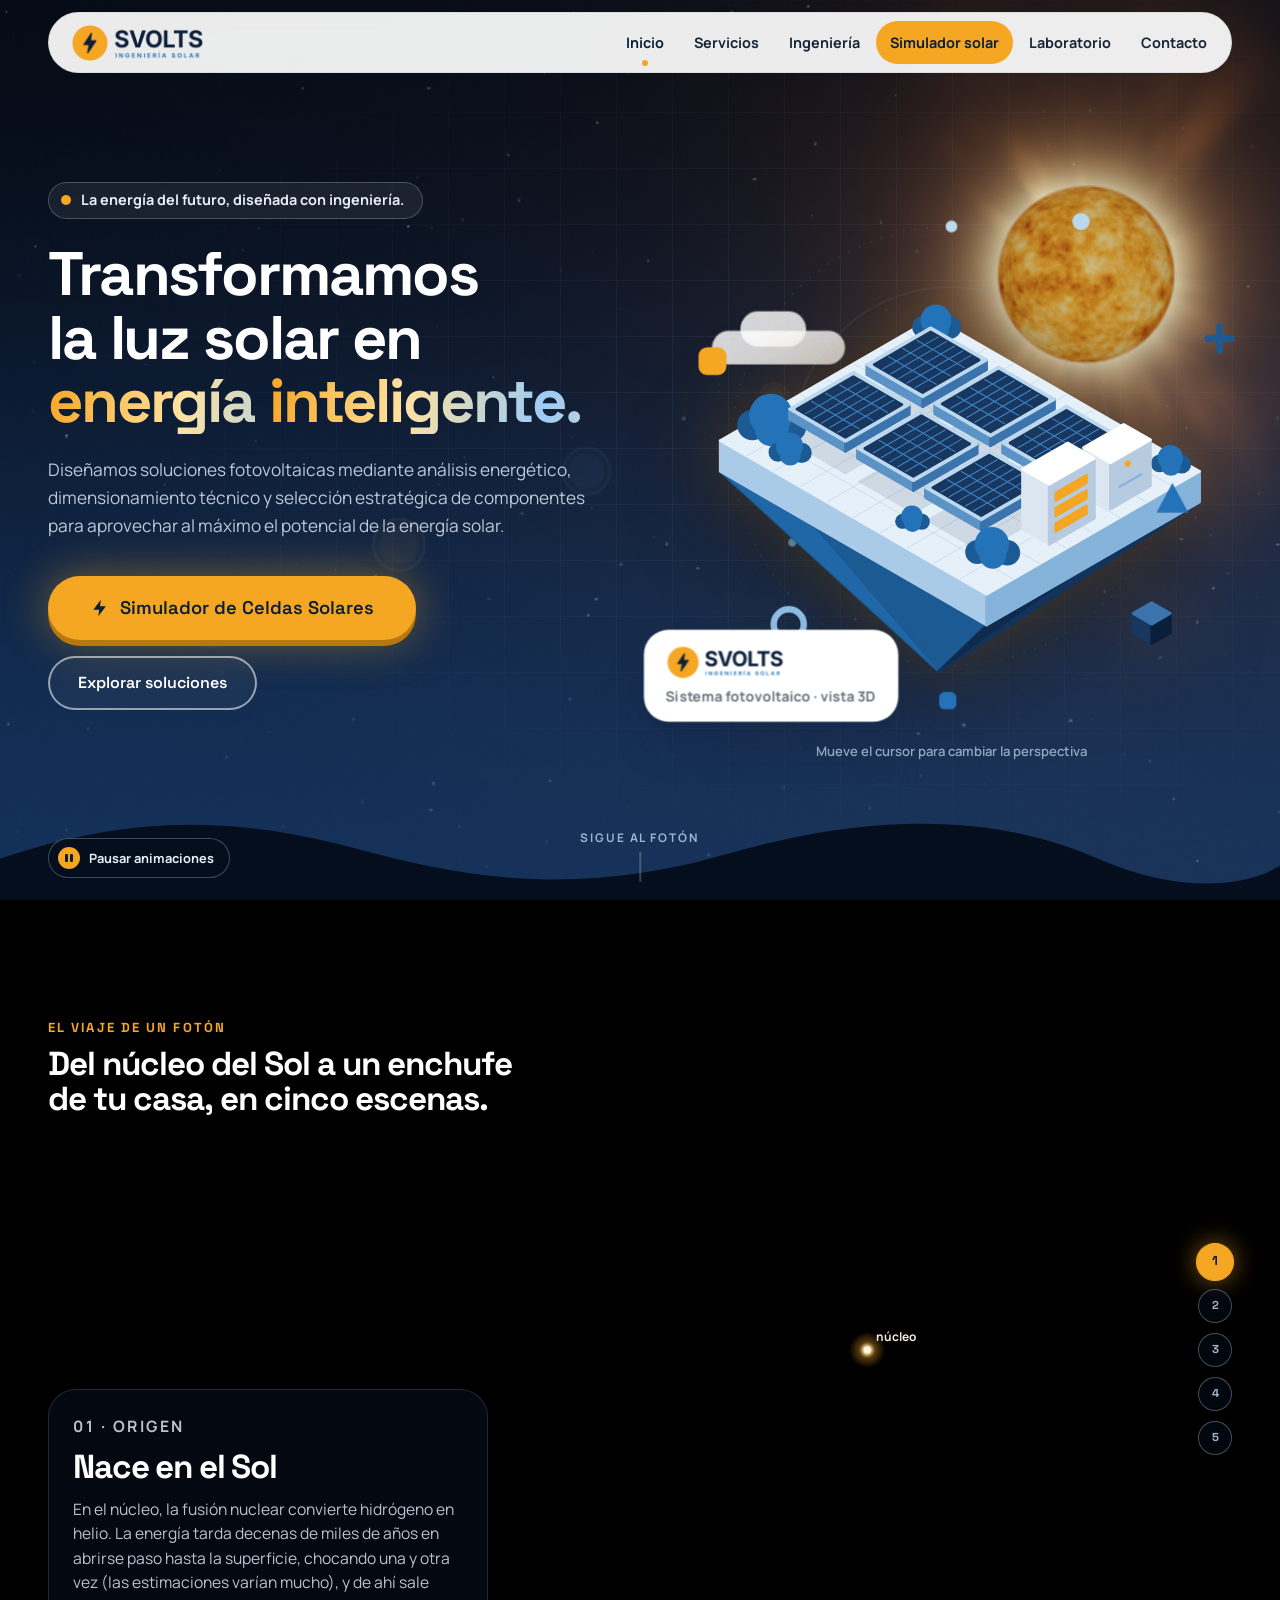
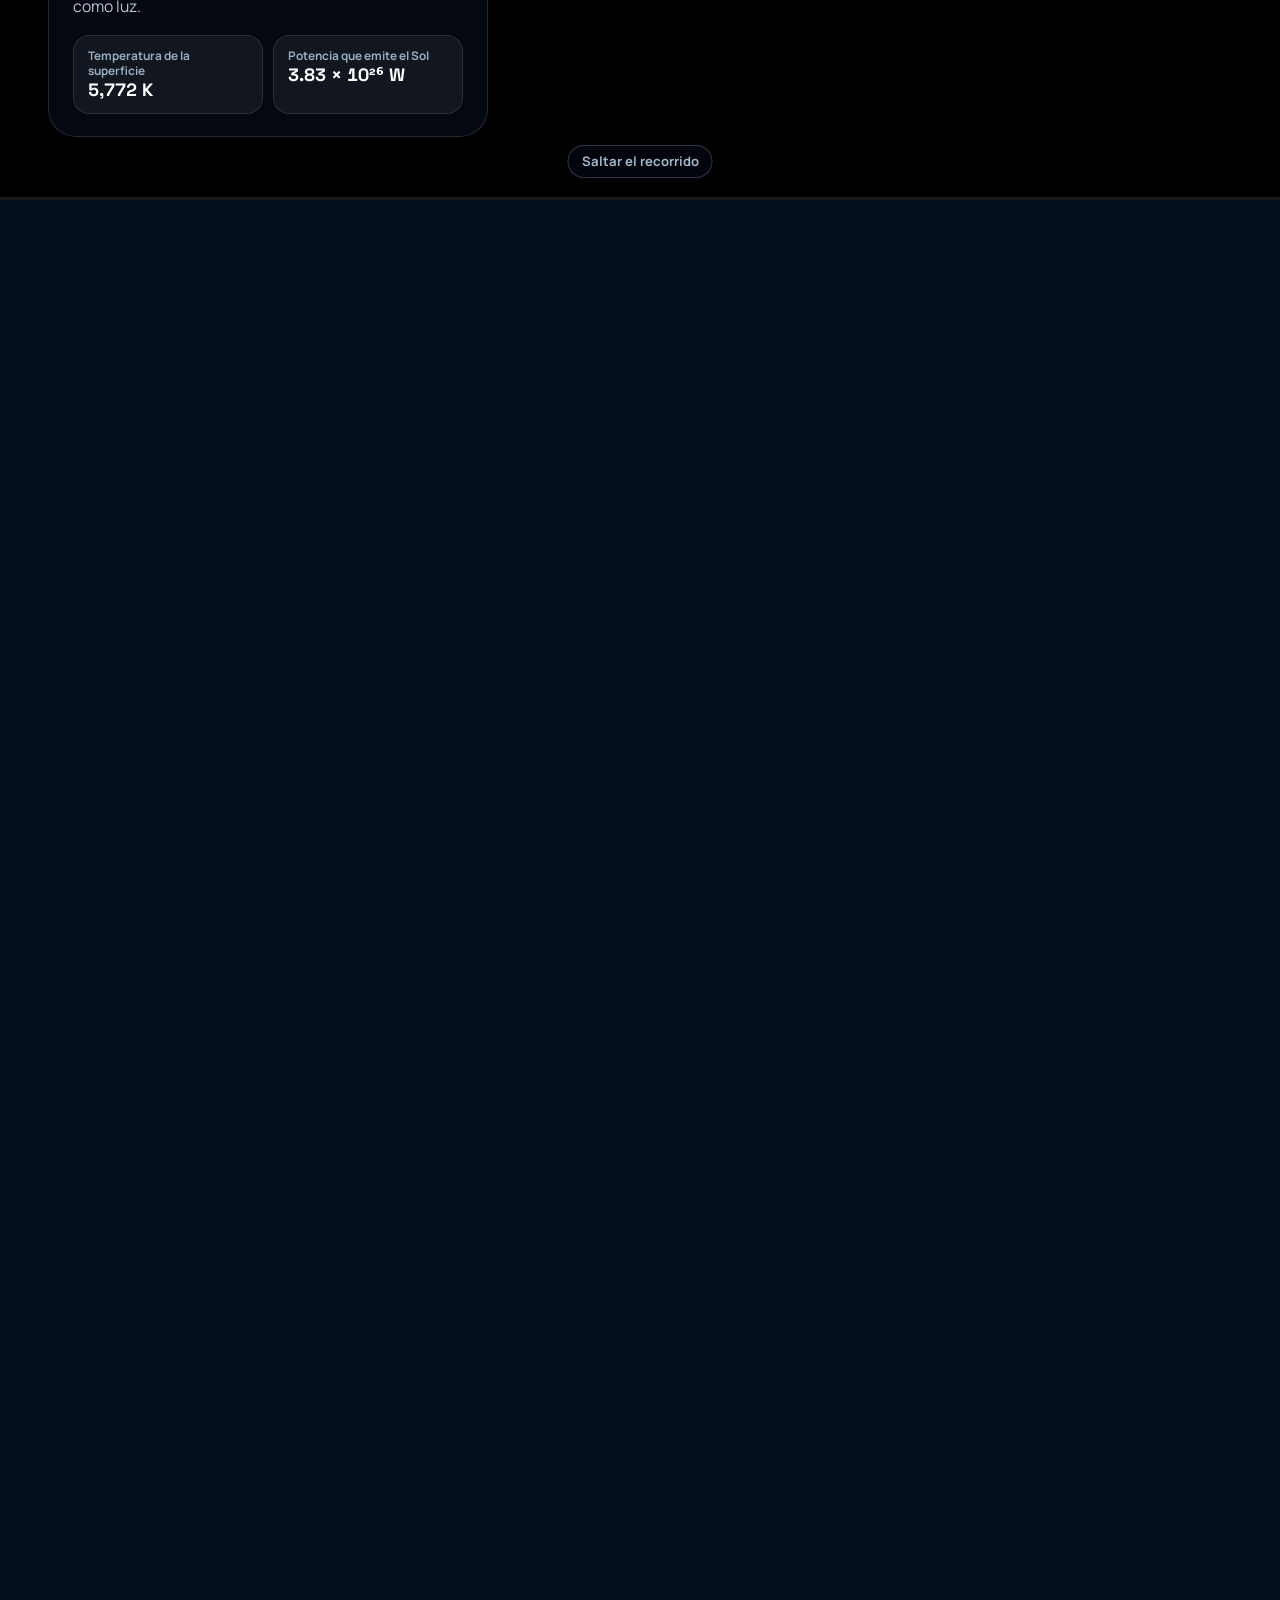
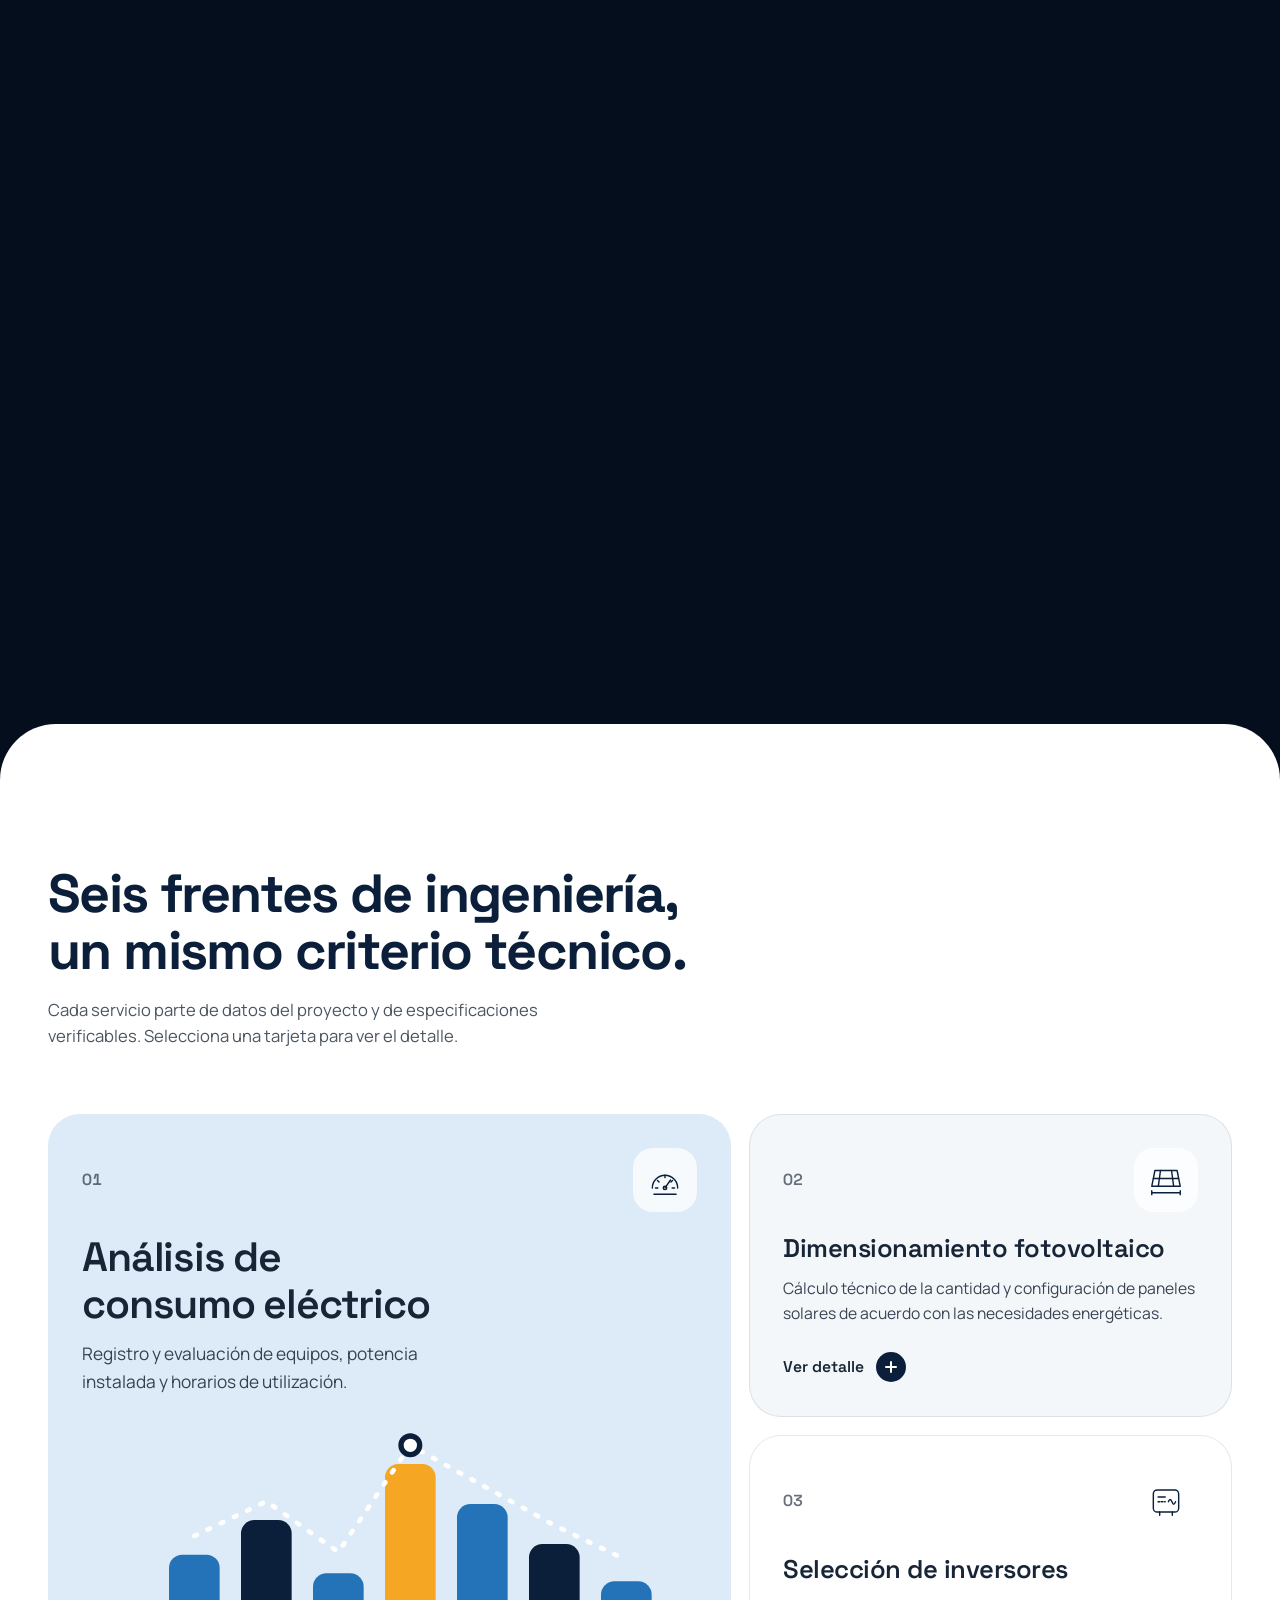
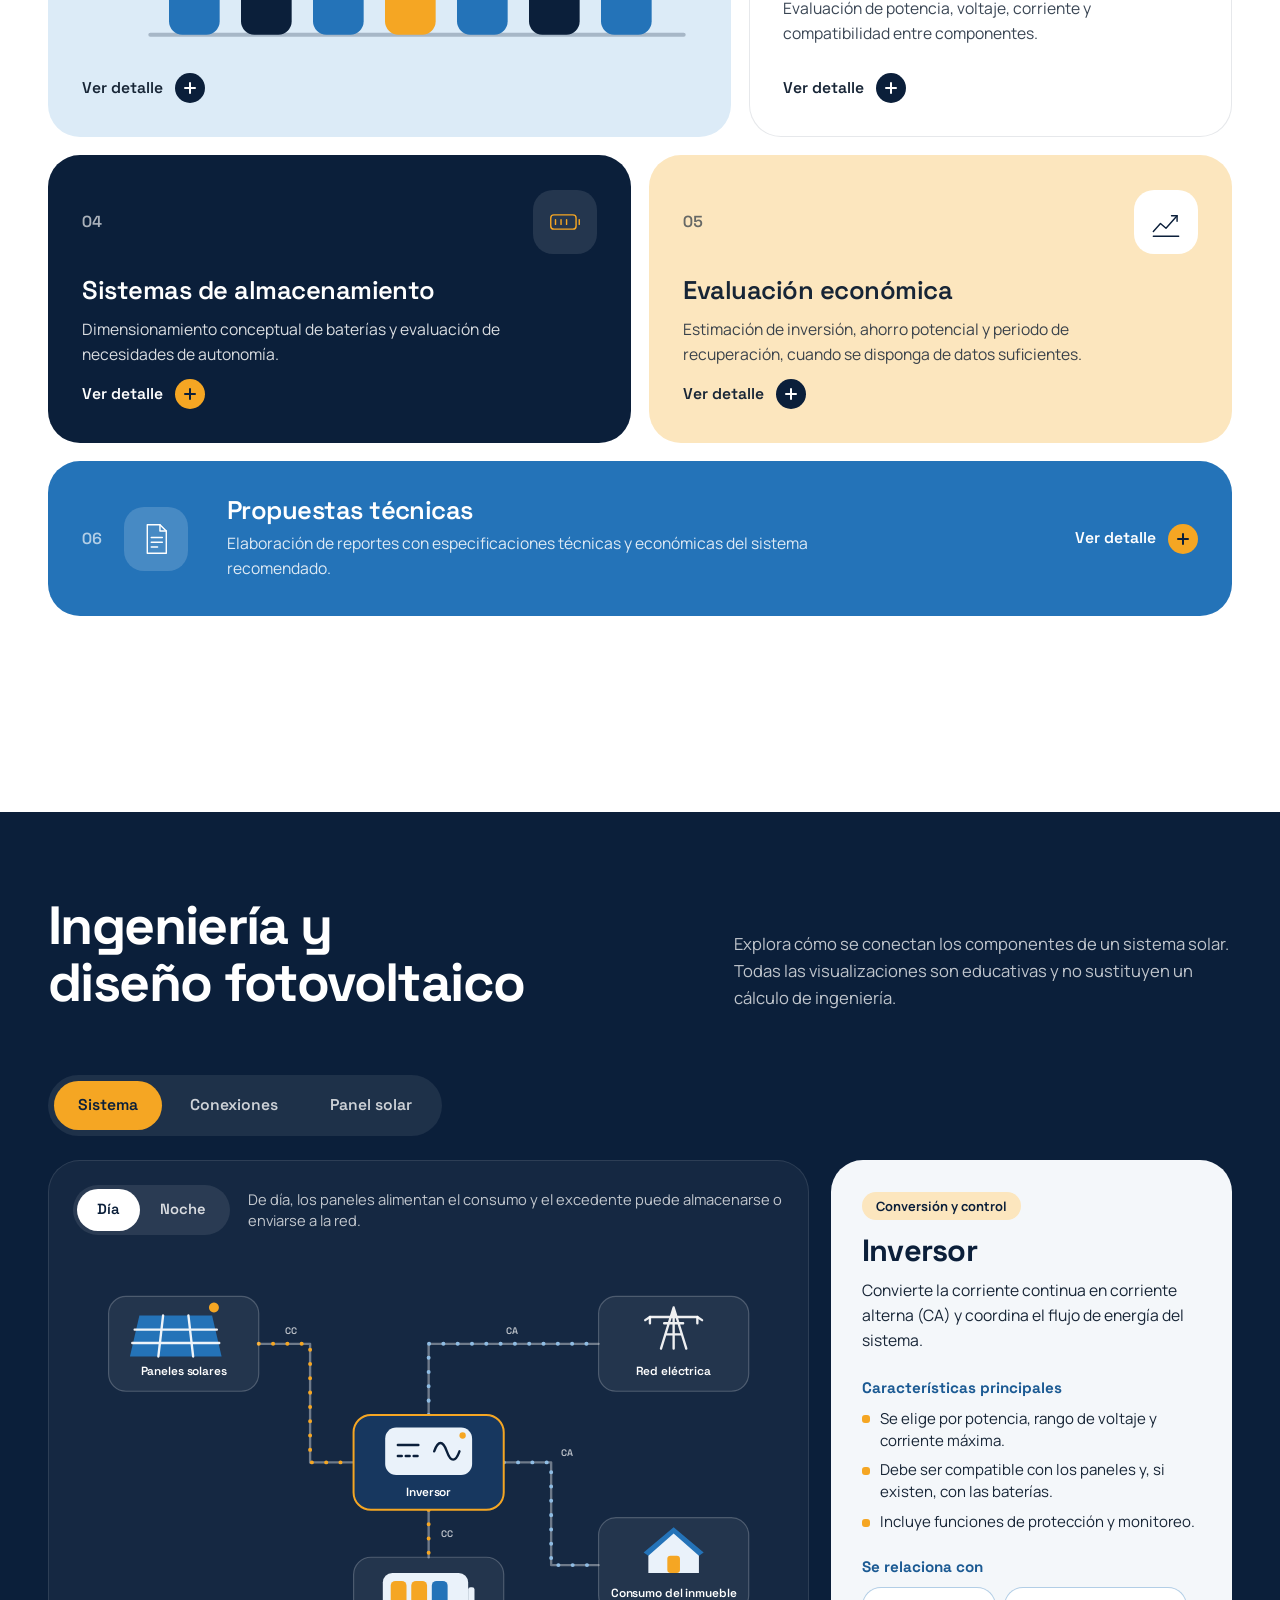
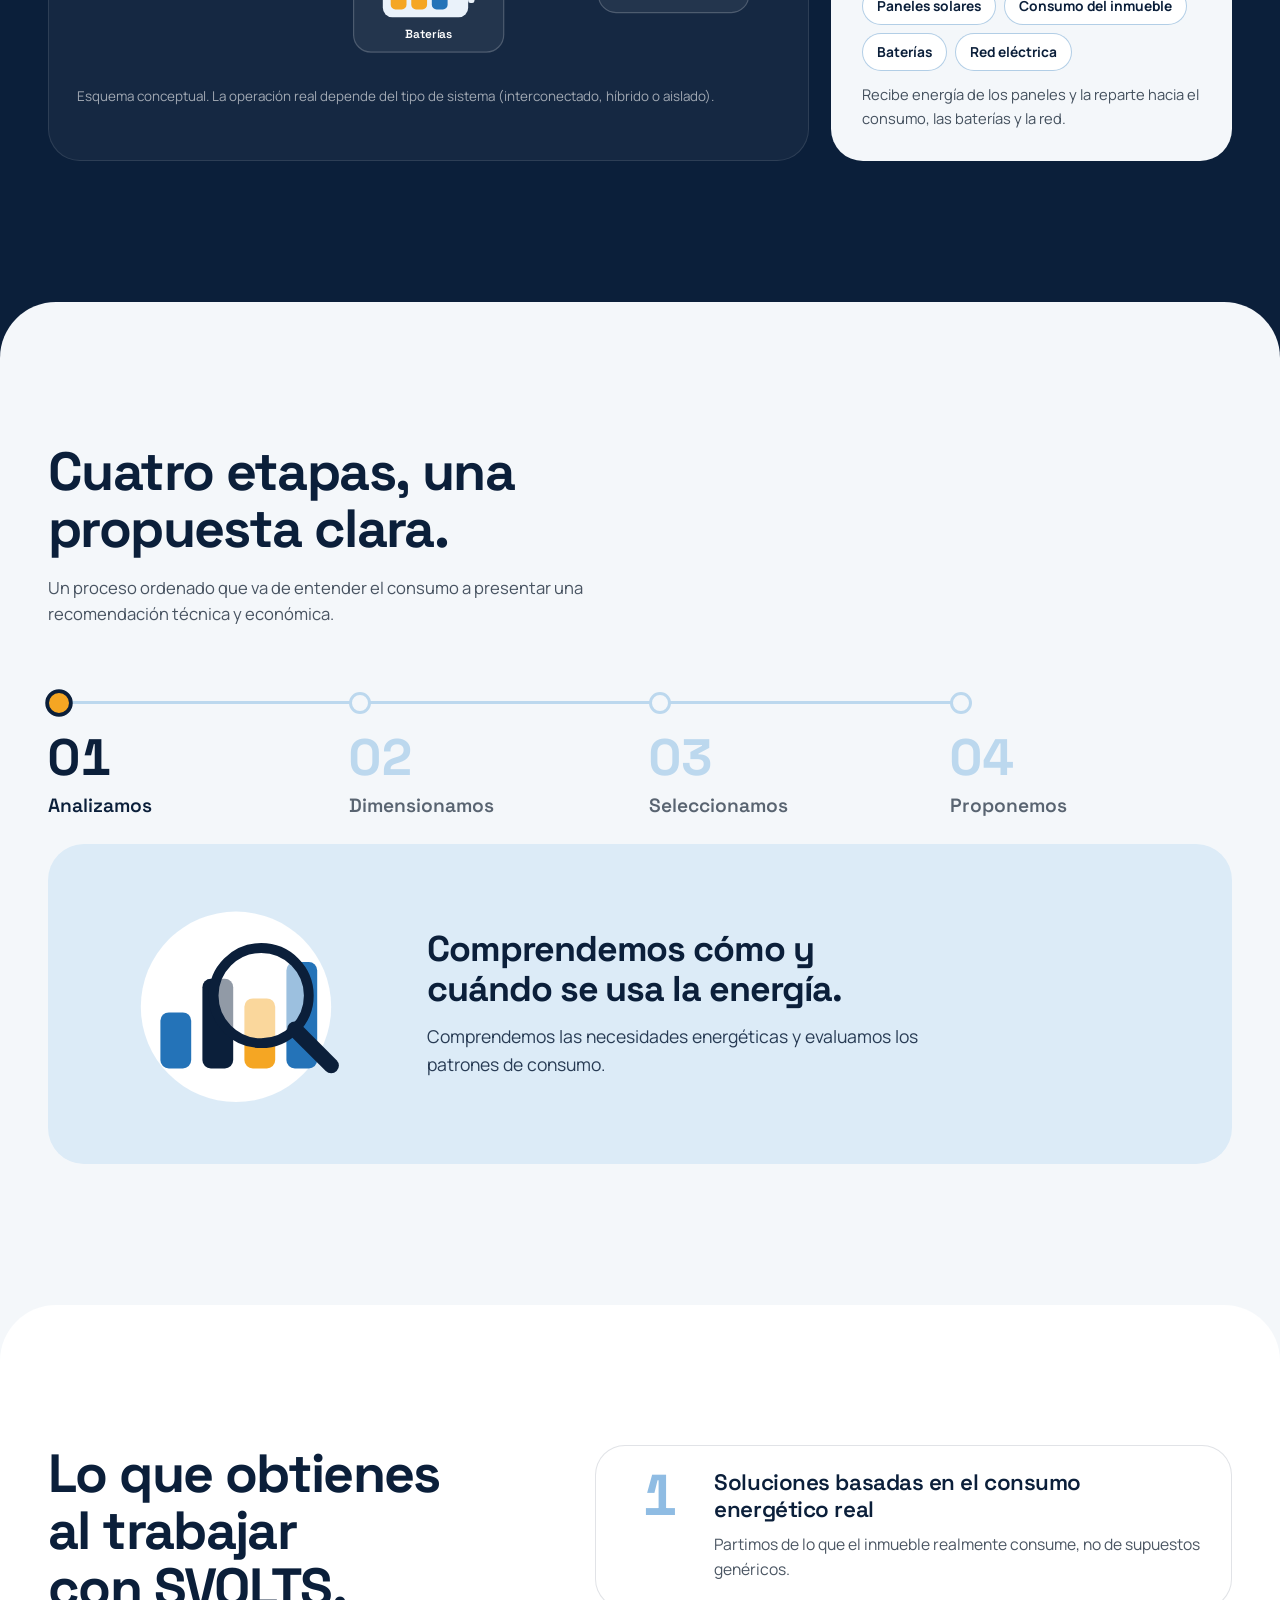
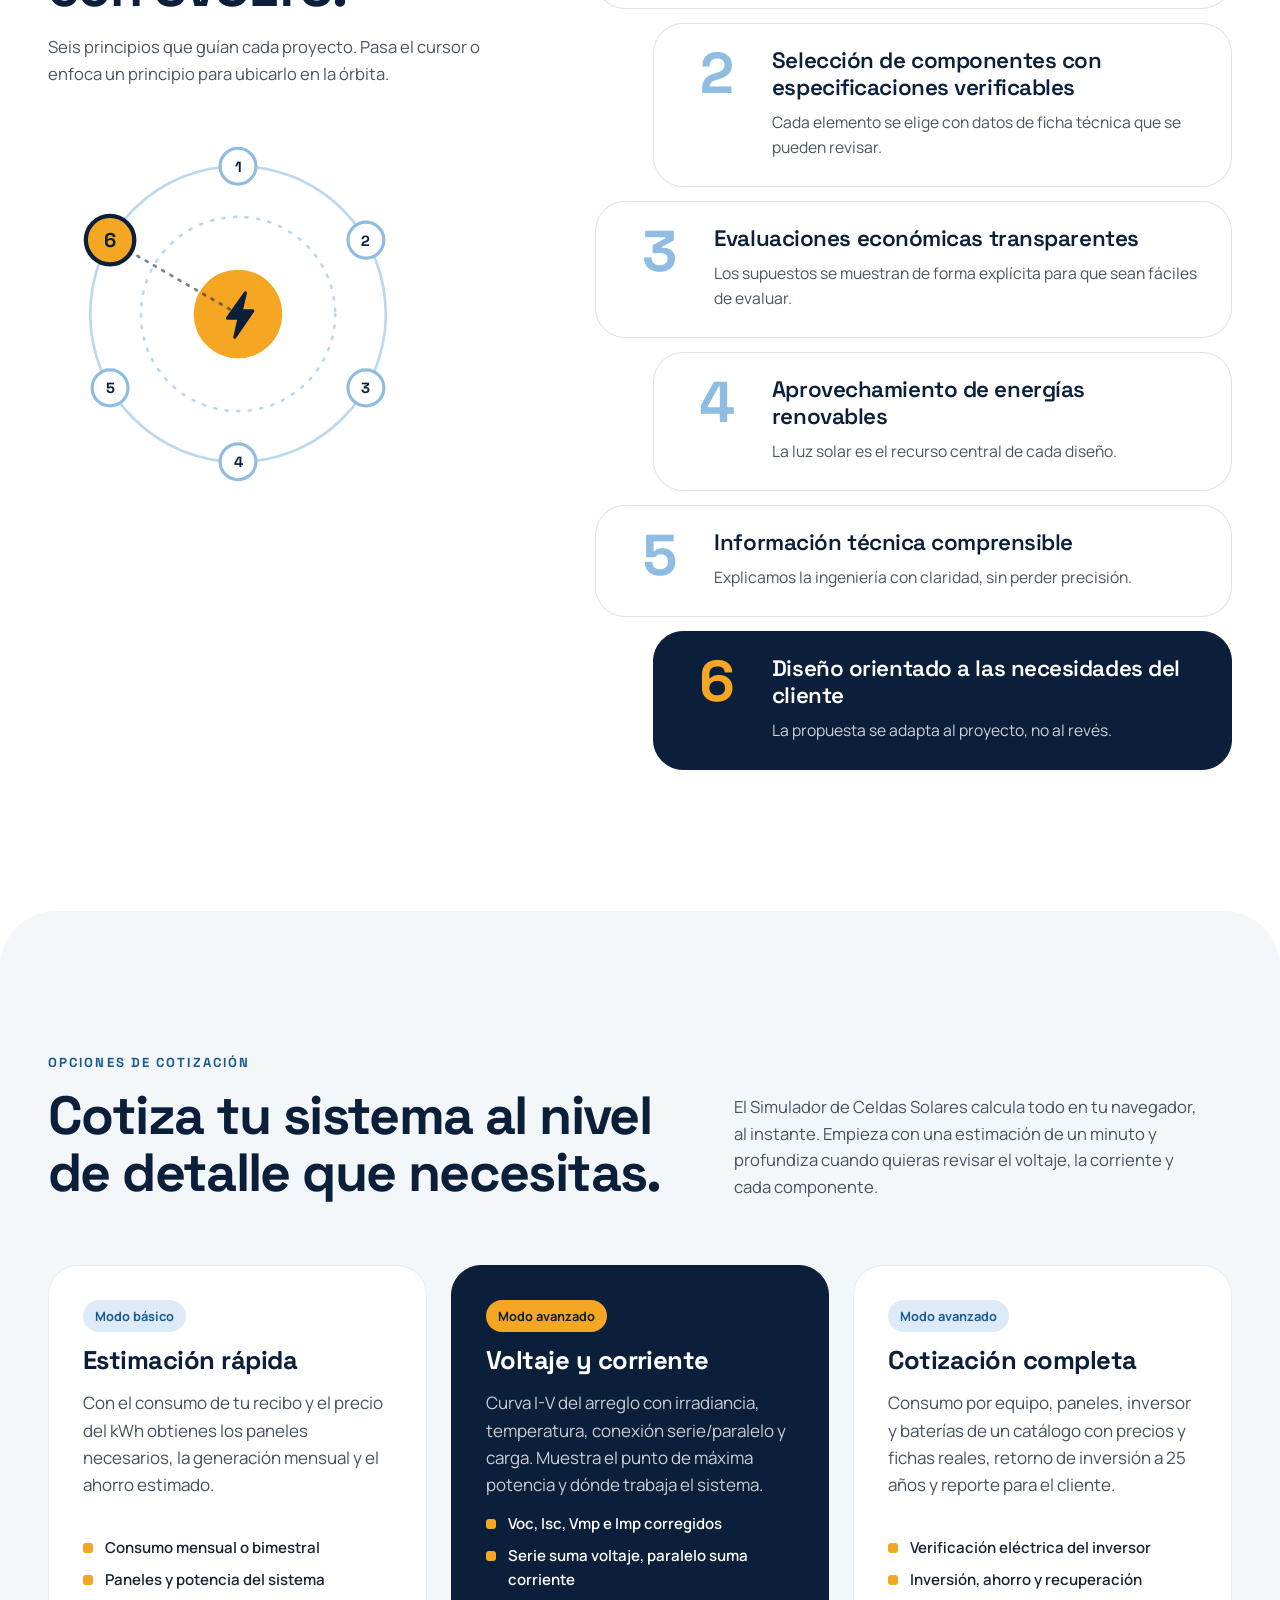
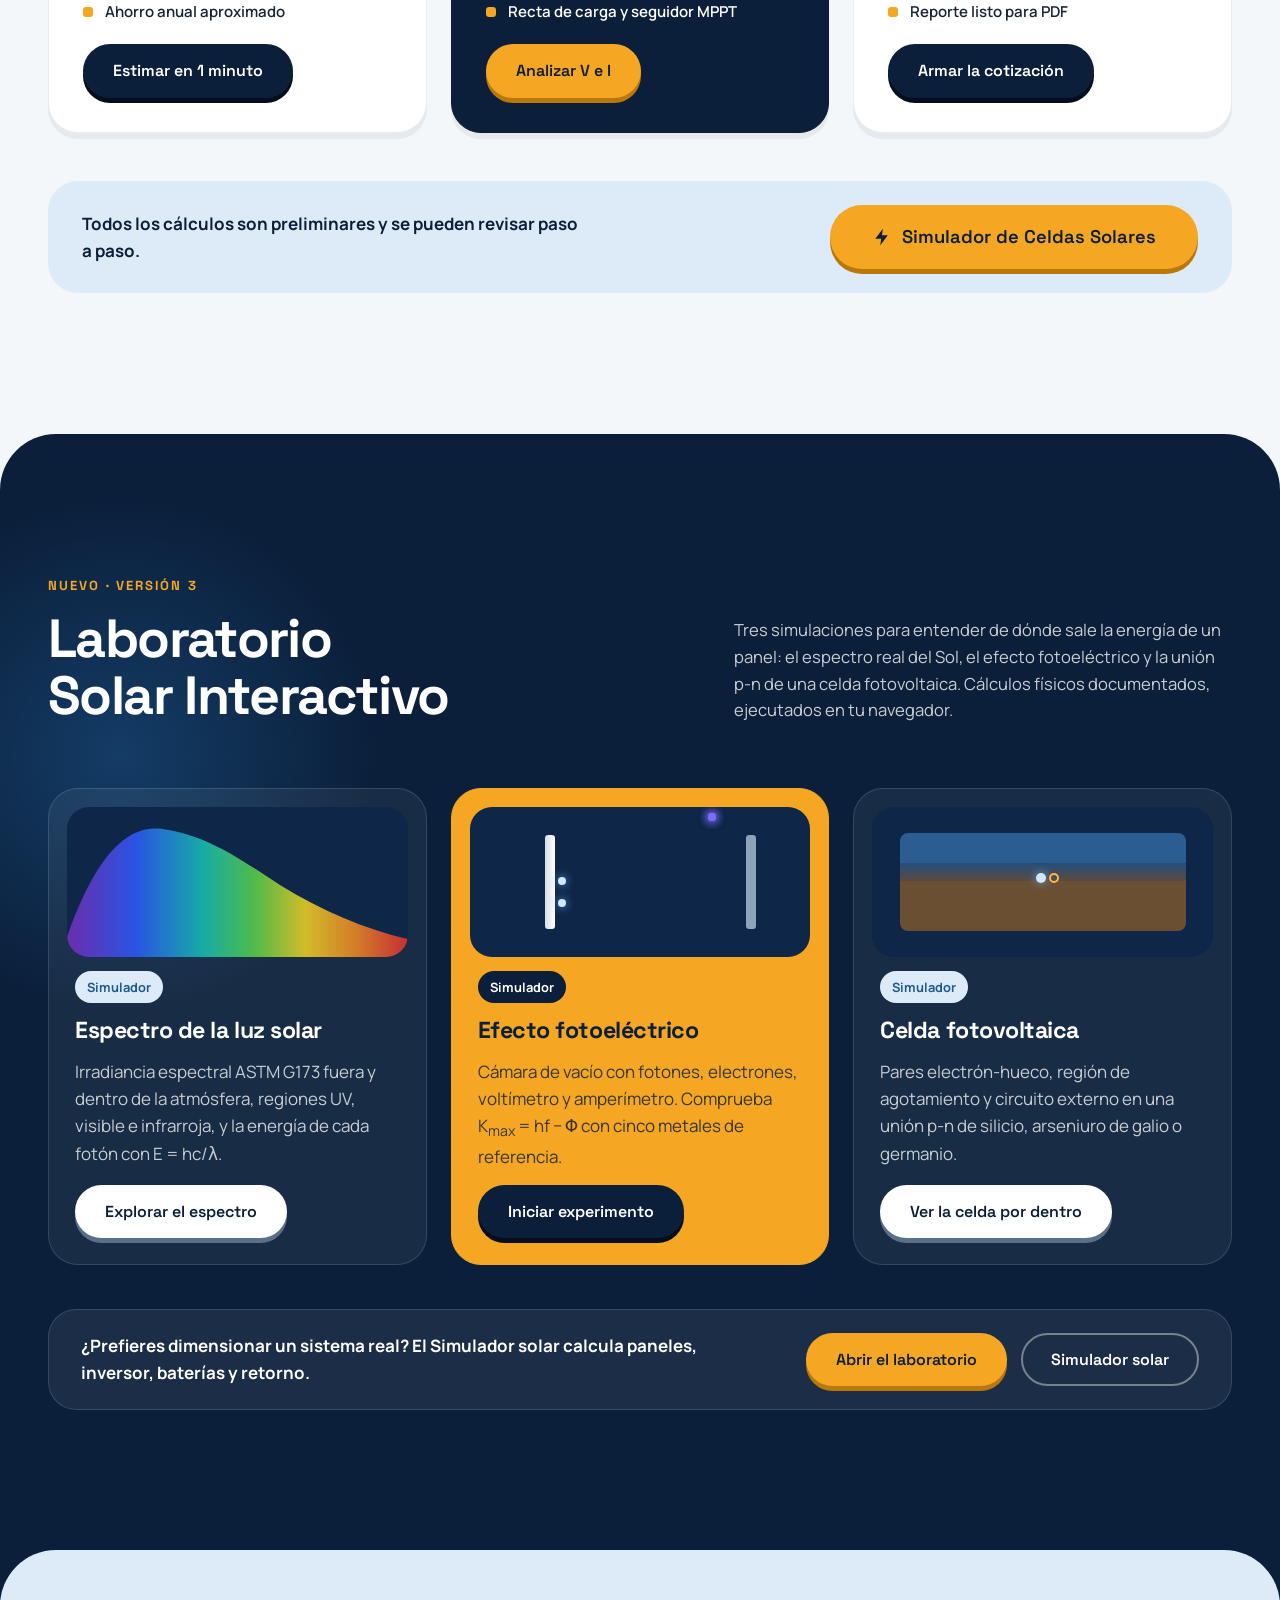
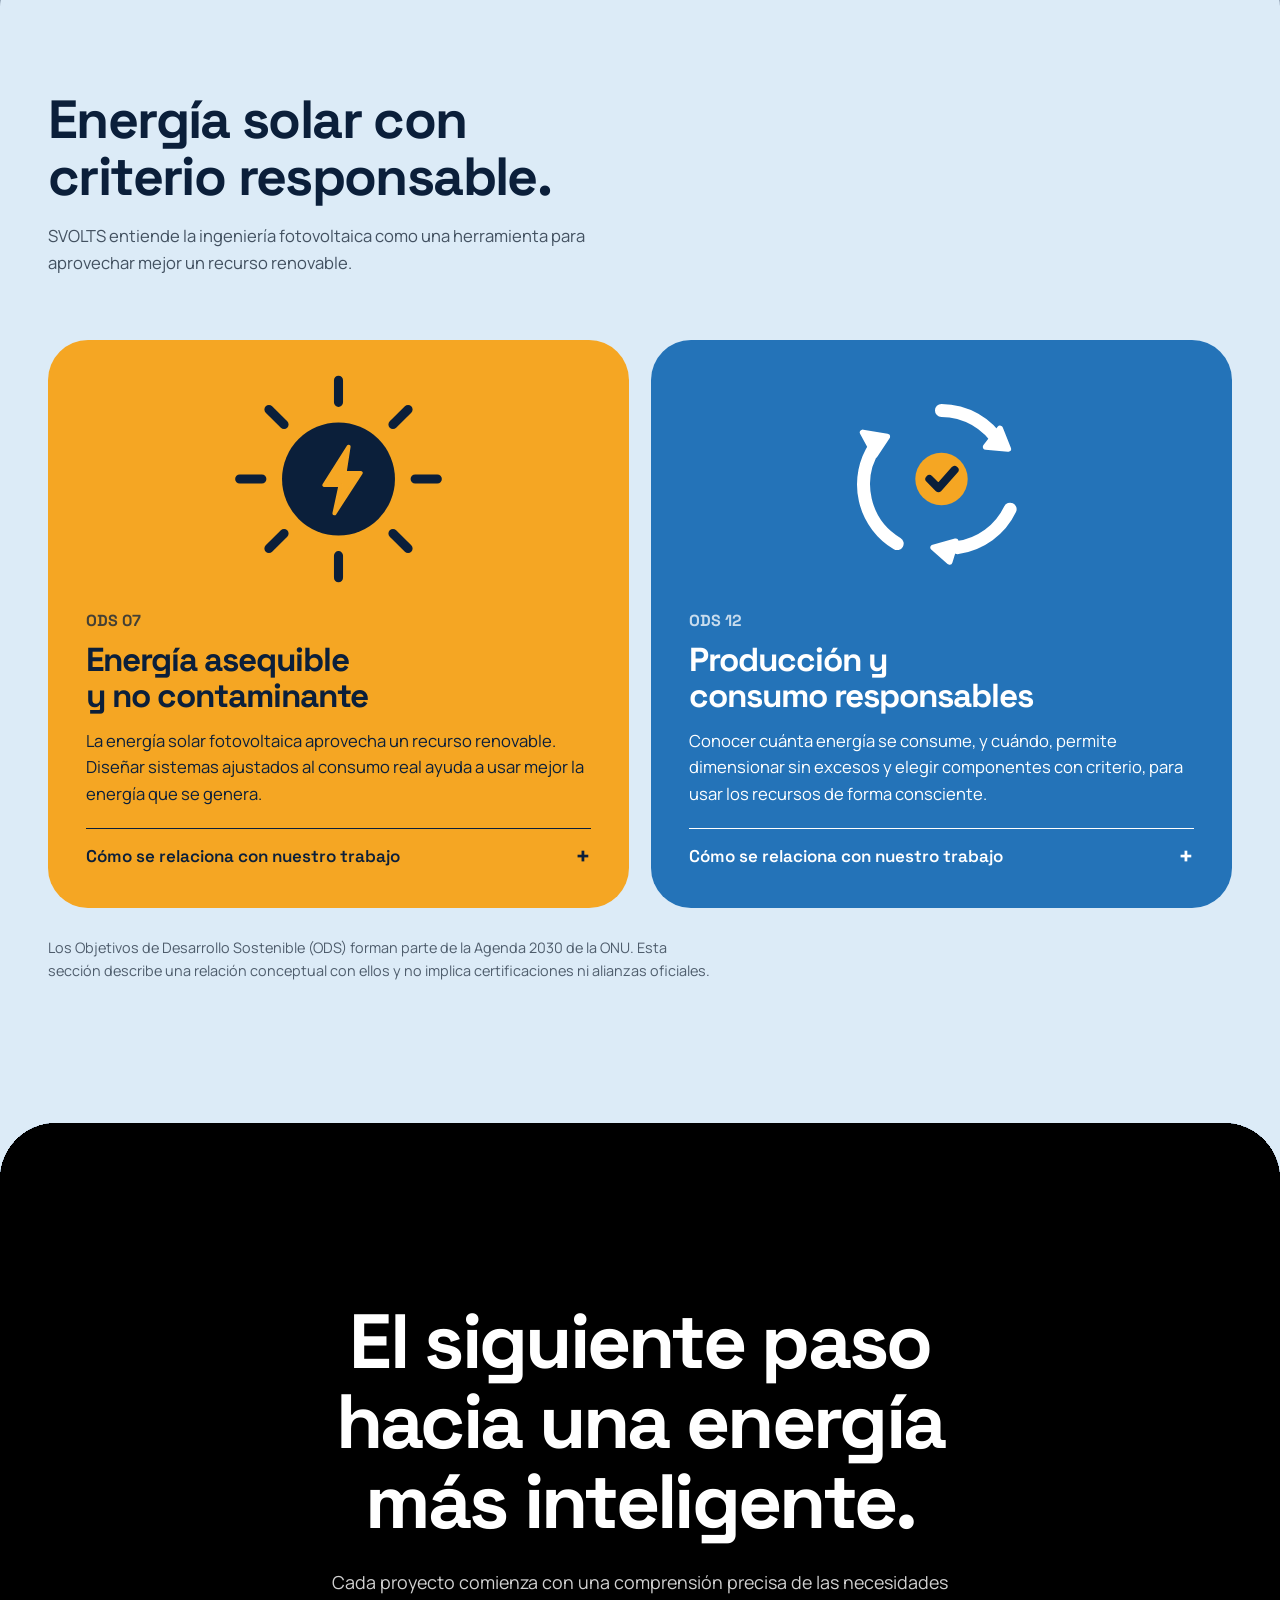
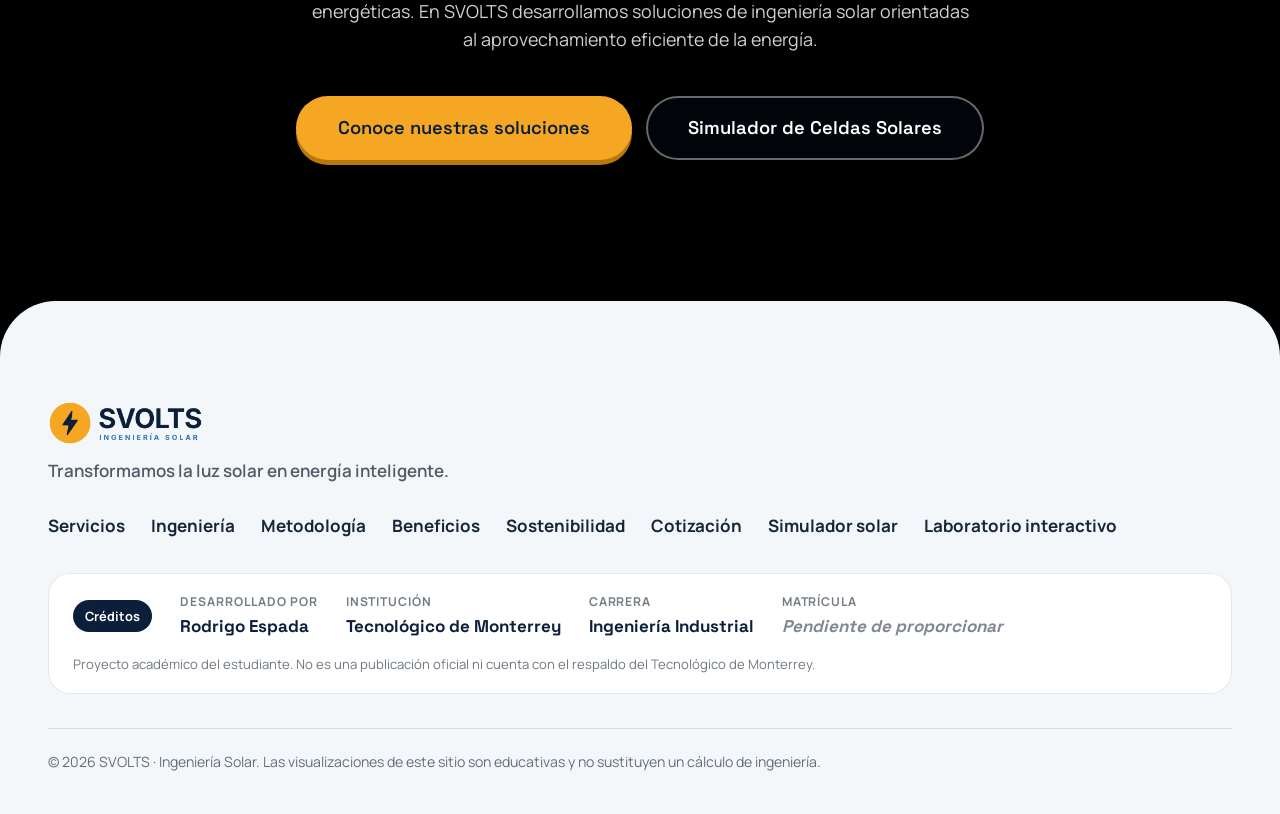
<file: index.html>
<!doctype html>
<html lang="es">
<head>
  <meta charset="utf-8">
  <meta name="viewport" content="width=device-width, initial-scale=1, viewport-fit=cover">
  <title>SVOLTS · Ingeniería Solar</title>
  <meta name="description" content="SVOLTS diseña soluciones fotovoltaicas mediante análisis energético, dimensionamiento técnico y selección estratégica de componentes.">
  <meta name="theme-color" content="#0B1F3A">
  <link rel="icon" href="assets/favicon.svg" type="image/svg+xml">
  <link rel="preload" href="assets/fonts/space-grotesk-latin-wght-normal.woff2" as="font" type="font/woff2" crossorigin>
  <link rel="preload" href="assets/fonts/manrope-latin-wght-normal.woff2" as="font" type="font/woff2" crossorigin>
  <link rel="stylesheet" href="styles.css">
  <link rel="stylesheet" href="fx.css">
  <script>(function(d){d.classList.add('js');try{var n=JSON.parse(sessionStorage.getItem('svfx-nav')||'null');sessionStorage.removeItem('svfx-nav');if(n&&Date.now()-n.t<5000&&!matchMedia('(prefers-reduced-motion: reduce)').matches&&localStorage.getItem('svfx-paused')!=='1'){d.classList.add('fx-arrive');d.style.setProperty('--fx-x',(n.x*100).toFixed(1)+'%');d.style.setProperty('--fx-y',(n.y*100).toFixed(1)+'%');}}catch(e){}})(document.documentElement);</script>
</head>
<body>
  <a class="skip" href="#contenido">Saltar al contenido</a>

  <!-- ============ NAVEGACIÓN ============ -->
  <header class="nav" id="nav">
    <div class="nav__bar">
      <a class="brand" href="#inicio" aria-label="SVOLTS Ingeniería Solar, ir al inicio">
        <img src="assets/logo-horizontal.png" alt="SVOLTS Ingeniería Solar" width="176" height="50">
      </a>
      <nav class="nav__menu" id="menu" aria-label="Principal">
        <ul class="nav__list">
          <li><a href="#inicio" data-nav>Inicio</a></li>
          <li><a href="#servicios" data-nav>Servicios</a></li>
          <li><a href="#ingenieria" data-nav>Ingeniería</a></li>
          <li><a href="simulador.html" class="nav__sim" data-sim-link>Simulador solar</a></li>
          <li><a href="#laboratorio" data-nav>Laboratorio</a></li>
          <li><a href="#contacto" data-nav>Contacto</a></li>
        </ul>
        <span class="nav__dot" aria-hidden="true"></span>
      </nav>
      <button class="burger" type="button" aria-expanded="false" aria-controls="menu" aria-label="Abrir menú">
        <span></span><span></span><span></span>
      </button>
    </div>
  </header>

  <main id="contenido">

    <!-- ============ 01 · HERO ============ -->
    <section class="hero" id="inicio" aria-labelledby="hero-title">
      <canvas class="hero__gl" data-fx="sol-hero" aria-hidden="true"></canvas>
      <div class="hero__grid-bg" aria-hidden="true"></div>
      <div class="wrap hero__inner">
        <div class="hero__copy">
          <p class="chip chip--sun"><span class="chip__dot"></span>La energía del futuro, diseñada con ingeniería.</p>
          <h1 id="hero-title" class="hero__title">Transformamos la luz solar en <span class="hero__title-em">energía inteligente.</span></h1>
          <p class="hero__lead">Diseñamos soluciones fotovoltaicas mediante análisis energético, dimensionamiento técnico y selección estratégica de componentes para aprovechar al máximo el potencial de la energía solar.</p>
          <div class="hero__actions">
            <a class="btn btn--sun btn--lg btn--sim" href="simulador.html" data-sim-link><svg viewBox="0 0 24 24" aria-hidden="true" focusable="false"><path d="M13 2 4 14h7l-1 8 9-12h-7z"/></svg>Simulador de Celdas Solares</a>
            <a class="btn btn--ghost" href="#servicios">Explorar soluciones</a>
          </div>
        </div>

        <figure class="scene" id="scene" role="img" aria-label="Ilustración en 3D de una isla flotante con un sistema solar fotovoltaico: paneles modulares, inversor, batería y un sol en órbita.">
          <div class="scene__rig" id="sceneRig">
            <div class="layer layer--orbit" style="--z:-150px">
              <svg viewBox="0 0 600 600" focusable="false" aria-hidden="true">
                <circle class="ring ring--1" cx="300" cy="300" r="120"/>
                <circle class="ring ring--2" cx="300" cy="300" r="190"/>
                <circle class="ring ring--3" cx="300" cy="300" r="262"/>
                <g class="sun-swing">
                  <polygon class="beam" points="448,150 330,330 520,360"/>
                  <circle class="sun-halo sun-halo--2" cx="448" cy="130" r="104"/>
                  <circle class="sun-halo sun-halo--1" cx="448" cy="130" r="78"/>
                  <circle class="sun-core" cx="448" cy="130" r="52"/>
                  <path class="sun-bolt" d="M455 104 L437 134 H449 L445 158 L463 128 H451 Z"/>
                </g>
                <circle class="orbit-dot" cx="300" cy="38" r="7"/>
                <circle class="orbit-dot orbit-dot--blue" cx="110" cy="415" r="5"/>
              </svg>
            </div>

            <div class="layer layer--clouds" style="--z:-70px">
              <svg viewBox="0 0 600 600" focusable="false" aria-hidden="true">
                <g class="cloud cloud--a"><rect x="30" y="170" width="150" height="38" rx="19"/><rect x="62" y="148" width="74" height="40" rx="20"/></g>
                <g class="cloud cloud--b"><rect x="420" y="330" width="130" height="32" rx="16"/><rect x="452" y="312" width="62" height="34" rx="17"/></g>
              </svg>
            </div>

            <div class="layer layer--island" style="--z:0px">
              <svg id="isoSvg" viewBox="0 0 620 520" focusable="false" aria-hidden="true"></svg>
            </div>

            <div class="layer layer--float" style="--z:90px">
              <span class="shape shape--sq" style="--x:8%;--y:34%;--d:0s"></span>
              <span class="shape shape--tri" style="--x:84%;--y:56%;--d:-2s"></span>
              <span class="shape shape--ring" style="--x:20%;--y:76%;--d:-4s"></span>
              <span class="shape shape--dot" style="--x:70%;--y:12%;--d:-1s"></span>
              <span class="shape shape--plus" style="--x:92%;--y:30%;--d:-3s"></span>
              <span class="shape shape--sq shape--sm" style="--x:48%;--y:90%;--d:-5s"></span>
            </div>

            <div class="layer layer--card" style="--z:140px">
              <div class="plaque">
                <img src="assets/logo.png" alt="" width="132" height="38">
                <p>Sistema fotovoltaico · vista 3D</p>
              </div>
            </div>
          </div>
          <figcaption class="scene__hint" aria-hidden="true">
            <span class="hint hint--mouse">Mueve el cursor para cambiar la perspectiva</span>
            <span class="hint hint--touch">Desliza sobre la escena para girarla</span>
          </figcaption>
        </figure>
      </div>

      <svg class="hero__hills" viewBox="0 0 1440 120" preserveAspectRatio="none" focusable="false" aria-hidden="true">
        <path d="M0 120V70C140 20 260 18 400 58s260 54 420 6 300-48 420 8c80 36 160 34 200 6v62z"/>
      </svg>
      <button class="fx-toggle" type="button" data-fx-toggle aria-pressed="false"><span class="fx-toggle__i" aria-hidden="true"></span><span class="fx-toggle__t">Pausar animaciones</span></button>
      <a class="hero__cue" href="#viaje"><span>Sigue al fotón</span><i aria-hidden="true"></i></a>
    </section>

    <!-- ============ 01b · EL VIAJE DE UN FOTÓN ============ -->
    <section class="journey" id="viaje" aria-labelledby="journey-title">
      <div class="journey__track">
        <div class="journey__stage">
          <canvas class="journey__gl" aria-hidden="true"></canvas>
          <canvas class="journey__cv" aria-hidden="true"></canvas>
          <div class="journey__hud">
            <header class="journey__head">
              <p class="eyebrow">El viaje de un fotón</p>
              <h2 id="journey-title" class="journey__title">Del núcleo del Sol a un enchufe de tu casa, en cinco escenas.</h2>
            </header>
            <ol class="jchs">
              <li class="jch" data-ch="0">
                <div class="jch__card">
                  <p class="jch__k">01 · Origen</p>
                  <h3>Nace en el Sol</h3>
                  <p>En el núcleo, la fusión nuclear convierte hidrógeno en helio. La energía tarda decenas de miles de años en abrirse paso hasta la superficie, chocando una y otra vez (las estimaciones varían mucho), y de ahí sale como luz.</p>
                  <dl class="jch__stats">
                    <div><dt>Temperatura de la superficie</dt><dd>5,772 K</dd></div>
                    <div><dt>Potencia que emite el Sol</dt><dd>3.83 × 10²⁶ W</dd></div>
                  </dl>
                </div>
              </li>
              <li class="jch" data-ch="1">
                <div class="jch__card">
                  <p class="jch__k">02 · Trayecto</p>
                  <h3>8 minutos y 19 segundos</h3>
                  <p>Ya en el espacio, el fotón viaja en línea recta a 299,792 km/s y cruza la distancia media entre el Sol y la Tierra sin perder energía.</p>
                  <dl class="jch__stats">
                    <div><dt>Distancia recorrida (km)</dt><dd data-j="km">149,597,871</dd></div>
                    <div><dt>Tiempo de viaje</dt><dd data-j="t">8 min 19 s</dd></div>
                  </dl>
                </div>
              </li>
              <li class="jch" data-ch="2">
                <div class="jch__card">
                  <p class="jch__k">03 · Atmósfera</p>
                  <h3>Cruza el cielo</h3>
                  <p>Fuera de la atmósfera llegan unos 1,361 W por metro cuadrado. El ozono absorbe casi todo el ultravioleta más energético, el vapor de agua y el CO₂ parte del infrarrojo, y el aire dispersa el azul: por eso el cielo es azul.</p>
                  <dl class="jch__stats">
                    <div><dt>Fuera de la atmósfera</dt><dd>1,361 W/m²</dd></div>
                    <div><dt>En el suelo, día despejado</dt><dd><span data-j="irr">≈ 1,000 W/m²</span><small>AM1.5 · norma ASTM G173</small></dd></div>
                  </dl>
                </div>
              </li>
              <li class="jch" data-ch="3">
                <div class="jch__card">
                  <p class="jch__k">04 · Celda solar</p>
                  <h3>Libera un electrón</h3>
                  <p>Un fotón verde de 550 nm lleva 2.25 eV. En una celda de silicio supera la banda prohibida de 1.12 eV y libera un electrón; el campo de la unión p-n lo empuja hacia el circuito. Los 1.13 eV restantes se vuelven calor.</p>
                  <dl class="jch__stats">
                    <div><dt>Energía del fotón</dt><dd>2.25 eV</dd></div>
                    <div><dt>Eficiencia del panel (620 W)</dt><dd>22.2 %<small>620 W ÷ 2.80 m² ÷ 1000 W/m²</small></dd></div>
                  </dl>
                </div>
              </li>
              <li class="jch" data-ch="4">
                <div class="jch__card">
                  <p class="jch__k">05 · Tu casa</p>
                  <h3>Se vuelve electricidad útil</h3>
                  <p>Millones de electrones forman una corriente directa. El inversor la convierte en corriente alterna a 60 Hz, la misma que entrega la red en México. Con 5.5 horas solares pico, un panel de 620 W produce unos 2.56 kWh al día.</p>
                  <dl class="jch__stats">
                    <div><dt>Frecuencia de la red</dt><dd>60 Hz</dd></div>
                    <div><dt>Energía de un panel al día</dt><dd><span data-j="kwh">2.56 kWh</span><small>HSP 5.5 · PR 0.75, supuestos del simulador</small></dd></div>
                  </dl>
                  <div class="jch__cta">
                    <a class="btn btn--sun" href="laboratorio.html#espectro">Ir al Laboratorio</a>
                    <a class="btn btn--line" href="simulador.html">Calcular mi sistema</a>
                  </div>
                </div>
              </li>
            </ol>
            <nav class="journey__rail" aria-label="Escenas del viaje">
              <button class="journey__dot" type="button" aria-label="Escena 1: el Sol">1</button>
              <button class="journey__dot" type="button" aria-label="Escena 2: el trayecto">2</button>
              <button class="journey__dot" type="button" aria-label="Escena 3: la atmósfera">3</button>
              <button class="journey__dot" type="button" aria-label="Escena 4: la celda solar">4</button>
              <button class="journey__dot" type="button" aria-label="Escena 5: tu casa">5</button>
            </nav>
            <a class="journey__skip" href="#servicios">Saltar el recorrido</a>
            <div class="journey__bar" aria-hidden="true"><i></i></div>
          </div>
        </div>
      </div>
    </section>

    <!-- ============ 02 · SERVICIOS ============ -->
    <section class="section services" id="servicios" aria-labelledby="services-title">
      <div class="wrap">
        <header class="section__head" data-reveal>
          <h2 id="services-title" class="h2">Seis frentes de ingeniería, un mismo criterio técnico.</h2>
          <p class="lead">Cada servicio parte de datos del proyecto y de especificaciones verificables. Selecciona una tarjeta para ver el detalle.</p>
        </header>

        <div class="bento">
          <article class="tile tile--1" data-reveal style="--d:0ms">
            <div class="tile__top">
              <span class="tile__num">01</span>
              <span class="tile__icon" aria-hidden="true">
                <svg viewBox="0 0 48 48"><path d="M8 34a16 16 0 1 1 32 0"/><path d="M24 34l7-10"/><circle cx="24" cy="34" r="2.2"/><path d="M12 34h3M33 34h3M24 18v3M14.5 24.5l2 2M33.5 24.5l-2 2"/><path d="M10 42h28"/></svg>
              </span>
            </div>
            <h3 class="tile__title">Análisis de consumo eléctrico</h3>
            <p class="tile__text">Registro y evaluación de equipos, potencia instalada y horarios de utilización.</p>
            <svg class="tile__art" viewBox="0 0 420 190" focusable="false" aria-hidden="true">
              <line class="art-axis" x1="10" y1="170" x2="410" y2="170"/>
              <rect class="art-bar art-bar--a" x="24"  y="110" width="38" height="60" rx="10"/>
              <rect class="art-bar art-bar--b" x="78"  y="84"  width="38" height="86" rx="10"/>
              <rect class="art-bar art-bar--a" x="132" y="124" width="38" height="46" rx="10"/>
              <rect class="art-bar art-bar--c" x="186" y="42"  width="38" height="128" rx="10"/>
              <rect class="art-bar art-bar--a" x="240" y="72"  width="38" height="98" rx="10"/>
              <rect class="art-bar art-bar--b" x="294" y="102" width="38" height="68" rx="10"/>
              <rect class="art-bar art-bar--a" x="348" y="130" width="38" height="40" rx="10"/>
              <path class="art-line" d="M43 96 L97 70 L151 108 L205 28 L259 58 L313 88 L367 114"/>
              <circle class="art-pt" cx="205" cy="28" r="7"/>
            </svg>
            <button class="tile__more" type="button" data-service="0" aria-haspopup="dialog">Ver detalle <span class="plus" aria-hidden="true"></span></button>
          </article>

          <article class="tile tile--2" data-reveal style="--d:80ms">
            <div class="tile__top">
              <span class="tile__num">02</span>
              <span class="tile__icon" aria-hidden="true">
                <svg viewBox="0 0 48 48"><path d="M17 12l-2.7 20M31 12l2.7 20M8.2 22h31.6"/><path d="M10 12h28l4 20H6z"/><path d="M6 40h36M6 37.5v5M42 37.5v5"/></svg>
              </span>
            </div>
            <h3 class="tile__title">Dimensionamiento fotovoltaico</h3>
            <p class="tile__text">Cálculo técnico de la cantidad y configuración de paneles solares de acuerdo con las necesidades energéticas.</p>
            <button class="tile__more" type="button" data-service="1" aria-haspopup="dialog">Ver detalle <span class="plus" aria-hidden="true"></span></button>
          </article>

          <article class="tile tile--3" data-reveal style="--d:140ms">
            <div class="tile__top">
              <span class="tile__num">03</span>
              <span class="tile__icon" aria-hidden="true">
                <svg viewBox="0 0 48 48"><rect x="8" y="10" width="32" height="28" rx="5"/><path d="M14 19h9"/><path d="M14 25h2M18 25h2M22 25h1"/><path d="M27 25c1.5-4 3-4 4.5 0s3 4 4.500 0"/><path d="M16 38v4M32 38v4"/></svg>
              </span>
            </div>
            <h3 class="tile__title">Selección de inversores</h3>
            <p class="tile__text">Evaluación de potencia, voltaje, corriente y compatibilidad entre componentes.</p>
            <button class="tile__more" type="button" data-service="2" aria-haspopup="dialog">Ver detalle <span class="plus" aria-hidden="true"></span></button>
          </article>

          <article class="tile tile--4" data-reveal style="--d:0ms">
            <div class="tile__top">
              <span class="tile__num">04</span>
              <span class="tile__icon" aria-hidden="true">
                <svg viewBox="0 0 48 48"><rect x="6" y="15" width="32" height="18" rx="4"/><path d="M42 21v6"/><path d="M12 21v6M19 21v6M26 21v6"/></svg>
              </span>
            </div>
            <h3 class="tile__title">Sistemas de almacenamiento</h3>
            <p class="tile__text">Dimensionamiento conceptual de baterías y evaluación de necesidades de autonomía.</p>
            <button class="tile__more" type="button" data-service="3" aria-haspopup="dialog">Ver detalle <span class="plus" aria-hidden="true"></span></button>
          </article>

          <article class="tile tile--5" data-reveal style="--d:80ms">
            <div class="tile__top">
              <span class="tile__num">05</span>
              <span class="tile__icon" aria-hidden="true">
                <svg viewBox="0 0 48 48"><path d="M8 36l9-10 7 6 14-16"/><path d="M31 16h7v7"/><path d="M8 42h32"/></svg>
              </span>
            </div>
            <h3 class="tile__title">Evaluación económica</h3>
            <p class="tile__text">Estimación de inversión, ahorro potencial y periodo de recuperación, cuando se disponga de datos suficientes.</p>
            <button class="tile__more" type="button" data-service="4" aria-haspopup="dialog">Ver detalle <span class="plus" aria-hidden="true"></span></button>
          </article>

          <article class="tile tile--6" data-reveal style="--d:0ms">
            <div class="tile__top">
              <span class="tile__num">06</span>
              <span class="tile__icon" aria-hidden="true">
                <svg viewBox="0 0 48 48"><path d="M13 6h16l8 8v28H13z"/><path d="M29 6v8h8"/><path d="M18 22h14M18 28h14M18 34h8"/></svg>
              </span>
            </div>
            <div class="tile__wide">
              <h3 class="tile__title">Propuestas técnicas</h3>
              <p class="tile__text">Elaboración de reportes con especificaciones técnicas y económicas del sistema recomendado.</p>
            </div>
            <button class="tile__more" type="button" data-service="5" aria-haspopup="dialog">Ver detalle <span class="plus" aria-hidden="true"></span></button>
          </article>
        </div>
      </div>
    </section>

    <!-- ============ 03 · INGENIERÍA ============ -->
    <section class="section eng" id="ingenieria" aria-labelledby="eng-title">
      <div class="wrap">
        <header class="section__head section__head--split" data-reveal>
          <h2 id="eng-title" class="h2">Ingeniería y diseño fotovoltaico</h2>
          <p class="lead">Explora cómo se conectan los componentes de un sistema solar. Todas las visualizaciones son educativas y no sustituyen un cálculo de ingeniería.</p>
        </header>

        <div class="tabs" data-reveal>
          <div class="tabs__list" role="tablist" aria-label="Visualizaciones de ingeniería">
            <button class="tab" role="tab" id="tab-sys" aria-controls="panel-sys" aria-selected="true" type="button">Sistema</button>
            <button class="tab" role="tab" id="tab-con" aria-controls="panel-con" aria-selected="false" tabindex="-1" type="button">Conexiones</button>
            <button class="tab" role="tab" id="tab-pan" aria-controls="panel-pan" aria-selected="false" tabindex="-1" type="button">Panel solar</button>
          </div>

          <!-- Tab 1 · Diagrama del sistema -->
          <div class="tabpanel" role="tabpanel" id="panel-sys" aria-labelledby="tab-sys">
            <div class="sys">
              <div class="sys__stage">
                <div class="sys__controls">
                  <div class="seg" role="group" aria-label="Momento del día">
                    <button class="seg__btn is-on" type="button" data-time="day" aria-pressed="true">Día</button>
                    <button class="seg__btn" type="button" data-time="night" aria-pressed="false">Noche</button>
                  </div>
                  <p class="sys__status" id="sysStatus" aria-live="polite">De día, los paneles alimentan el consumo y el excedente puede almacenarse o enviarse a la red.</p>
                </div>

                <div class="diagram-wrap" id="diagramWrap">
                <svg class="diagram" id="diagram" viewBox="0 0 900 540" role="group" aria-label="Diagrama del sistema fotovoltaico. Selecciona un componente para ver su detalle." focusable="false">
                  <!-- conexiones -->
                  <g class="edges">
                    <g class="edge" data-edge="e1" data-nodes="panels inverter" data-kind="dc">
                      <path class="edge__base" d="M235 120H300V270H355"/>
                      <path class="edge__flow" d="M235 120H300V270H355"/>
                      <text class="edge__label" x="268" y="108">CC</text>
                    </g>
                    <g class="edge" data-edge="e2" data-nodes="inverter load" data-kind="ac">
                      <path class="edge__base" d="M545 270H605V400H665"/>
                      <path class="edge__flow" d="M545 270H605V400H665"/>
                      <text class="edge__label" x="618" y="262">CA</text>
                    </g>
                    <g class="edge" data-edge="e3" data-nodes="inverter battery" data-kind="dc">
                      <path class="edge__base" d="M450 330V390"/>
                      <path class="edge__flow" d="M450 330V390"/>
                      <text class="edge__label" x="466" y="365">CC</text>
                    </g>
                    <g class="edge" data-edge="e4" data-nodes="inverter grid" data-kind="ac">
                      <path class="edge__base" d="M450 210V120H665"/>
                      <path class="edge__flow" d="M450 210V120H665"/>
                      <text class="edge__label" x="548" y="108">CA</text>
                    </g>
                  </g>

                  <!-- nodos -->
                  <g class="node" data-node="panels" role="button" tabindex="0" aria-pressed="false" aria-label="Paneles solares">
                    <rect class="node__bg" x="45" y="60" width="190" height="120" rx="22"/>
                    <g class="node__art" transform="translate(70 76)">
                      <path class="n-fill n-blue" d="M14 8h92l12 52H2z"/>
                      <path class="n-line" d="M44 8L38 60M76 8l6 52M8 26h104M5 43h110"/>
                      <path class="n-fill n-sun" d="M100 0a9 9 0 1 1 0 .1z" transform="translate(32 -2) scale(.7)"/>
                    </g>
                    <text class="node__title" x="140" y="160" text-anchor="middle">Paneles solares</text>
                  </g>

                  <g class="node" data-node="inverter" role="button" tabindex="0" aria-pressed="true" aria-label="Inversor">
                    <rect class="node__bg" x="355" y="210" width="190" height="120" rx="22"/>
                    <g class="node__art" transform="translate(395 226)">
                      <rect class="n-fill n-white" x="0" y="0" width="110" height="60" rx="14"/>
                      <path class="n-line n-line--dark" d="M16 22h26"/>
                      <path class="n-line n-line--dark" d="M16 36h5M26 36h5M36 36h5"/>
                      <path class="n-line n-line--dark" d="M62 30c5-14 11-14 16 0s11 14 16 0"/>
                      <circle class="n-fill n-sun" cx="98" cy="10" r="4"/>
                    </g>
                    <text class="node__title" x="450" y="312" text-anchor="middle">Inversor</text>
                  </g>

                  <g class="node" data-node="battery" role="button" tabindex="0" aria-pressed="false" aria-label="Baterías">
                    <rect class="node__bg" x="355" y="390" width="190" height="120" rx="22"/>
                    <g class="node__art" transform="translate(392 410)">
                      <rect class="n-fill n-white" x="0" y="0" width="108" height="56" rx="12"/>
                      <rect class="n-fill n-white" x="108" y="18" width="8" height="20" rx="3"/>
                      <rect class="n-fill n-sun" x="10" y="10" width="20" height="36" rx="6"/>
                      <rect class="n-fill n-sun" x="36" y="10" width="20" height="36" rx="6"/>
                      <rect class="n-fill n-blue" x="62" y="10" width="20" height="36" rx="6"/>
                    </g>
                    <text class="node__title" x="450" y="492" text-anchor="middle">Baterías</text>
                  </g>

                  <g class="node" data-node="grid" role="button" tabindex="0" aria-pressed="false" aria-label="Red eléctrica">
                    <rect class="node__bg" x="665" y="60" width="190" height="120" rx="22"/>
                    <g class="node__art" transform="translate(724 72)">
                      <path class="n-line" d="M36 2v52M20 54l16-52 16 52M24 22h24M27 36h18M6 14h60M6 14v8M66 14v8"/>
                      <path class="n-line" d="M0 18l6-4M72 18l-6-4"/>
                    </g>
                    <text class="node__title" x="760" y="160" text-anchor="middle">Red eléctrica</text>
                  </g>

                  <g class="node" data-node="load" role="button" tabindex="0" aria-pressed="false" aria-label="Consumo del inmueble">
                    <rect class="node__bg" x="665" y="340" width="190" height="120" rx="22"/>
                    <g class="node__art" transform="translate(722 352)">
                      <path class="n-fill n-white" d="M6 30L38 4l32 26v28H6z"/>
                      <path class="n-fill n-blue" d="M0 32L38 0l38 32-6 4L38 8 6 36z"/>
                      <rect class="n-fill n-sun" x="30" y="36" width="16" height="22" rx="4"/>
                    </g>
                    <text class="node__title" x="760" y="440" text-anchor="middle">Consumo del inmueble</text>
                  </g>
                </svg>
                </div>
                <p class="sys__note sys__note--scroll">Desliza el esquema para verlo completo.</p>
                <p class="sys__note">Esquema conceptual. La operación real depende del tipo de sistema (interconectado, híbrido o aislado).</p>
              </div>

              <aside class="detail" id="detail" aria-live="polite">
                <p class="detail__tag" id="dTag">Componente</p>
                <h3 class="detail__title" id="dTitle">Inversor</h3>
                <p class="detail__text" id="dFunc"></p>
                <h4 class="detail__sub">Características principales</h4>
                <ul class="detail__list" id="dFeat"></ul>
                <h4 class="detail__sub">Se relaciona con</h4>
                <div class="detail__rel" id="dRel"></div>
                <p class="detail__rel-text" id="dRelText"></p>
              </aside>
            </div>
          </div>

          <!-- Tab 2 · Serie y paralelo -->
          <div class="tabpanel" role="tabpanel" id="panel-con" aria-labelledby="tab-con" hidden>
            <div class="sp">
              <div class="sp__stage">
                <div class="sys__controls">
                  <div class="seg" role="group" aria-label="Tipo de conexión">
                    <button class="seg__btn is-on" type="button" data-conn="series" aria-pressed="true">En serie</button>
                    <button class="seg__btn" type="button" data-conn="parallel" aria-pressed="false">En paralelo</button>
                  </div>
                </div>
                <svg class="spdiagram" id="spdiagram" viewBox="0 0 800 380" data-mode="series" role="img" aria-label="Esquema conceptual de tres paneles conectados en serie o en paralelo hacia una carga." focusable="false">
                  <!-- paneles -->
                  <g class="sp-panel" transform="translate(110 130)"><rect class="sp-body" width="140" height="90" rx="14"/><path class="sp-cell" d="M47 0v90M93 0v90M0 30h140M0 60h140"/><text class="sp-pol sp-pol--n" x="-14" y="34" text-anchor="middle">−</text><text class="sp-pol sp-pol--p" x="154" y="34" text-anchor="middle">+</text></g>
                  <g class="sp-panel" transform="translate(320 130)"><rect class="sp-body" width="140" height="90" rx="14"/><path class="sp-cell" d="M47 0v90M93 0v90M0 30h140M0 60h140"/><text class="sp-pol sp-pol--n" x="-14" y="34" text-anchor="middle">−</text><text class="sp-pol sp-pol--p" x="154" y="34" text-anchor="middle">+</text></g>
                  <g class="sp-panel" transform="translate(530 130)"><rect class="sp-body" width="140" height="90" rx="14"/><path class="sp-cell" d="M47 0v90M93 0v90M0 30h140M0 60h140"/><text class="sp-pol sp-pol--n" x="-14" y="34" text-anchor="middle">−</text><text class="sp-pol sp-pol--p" x="154" y="34" text-anchor="middle">+</text></g>

                  <!-- carga -->
                  <g class="sp-load" transform="translate(716 150)">
                    <rect class="sp-load__box" width="64" height="50" rx="12"/>
                    <path class="sp-load__zig" d="M12 25h8l4-9 8 18 4-9h16"/>
                  </g>

                  <!-- cableado en serie -->
                  <g class="wires wires--series">
                    <path class="wire" d="M250 175H320"/>
                    <path class="wire" d="M460 175H530"/>
                    <path class="wire" d="M670 175H716"/>
                    <path class="wire" d="M110 175H80V290H748V200"/>
                  </g>

                  <!-- cableado en paralelo -->
                  <g class="wires wires--parallel">
                    <path class="wire wire--pos" d="M250 175H264V84H748V150"/>
                    <path class="wire wire--pos" d="M460 175H474V84"/>
                    <path class="wire wire--pos" d="M670 175H684V84"/>
                    <path class="wire wire--neg" d="M110 175H96V290H748V200"/>
                    <path class="wire wire--neg" d="M320 175H306V290"/>
                    <path class="wire wire--neg" d="M530 175H516V290"/>
                  </g>
                </svg>
                <p class="sys__note">Esquema educativo, sin valores eléctricos. No sustituye un cálculo de ingeniería.</p>
              </div>

              <aside class="detail" aria-live="polite">
                <p class="detail__tag" id="spTag">Conexión en serie</p>
                <h3 class="detail__title" id="spTitle">Un solo camino para la corriente</h3>
                <p class="detail__text" id="spText"></p>
                <div class="pills" id="spPills"></div>
                <h4 class="detail__sub">Qué cambia en el esquema</h4>
                <ul class="detail__list" id="spList"></ul>
              </aside>
            </div>
          </div>

          <!-- Tab 3 · Panel 3D -->
          <div class="tabpanel" role="tabpanel" id="panel-pan" aria-labelledby="tab-pan" hidden>
            <div class="pv">
              <div class="pv__stage-wrap">
                <div class="pv__stage" id="pvStage" tabindex="0" role="group" aria-label="Modelo 3D de un panel solar. Arrastra o usa las flechas del teclado para girarlo.">
                  <div class="pv__rig" id="pvRig">
                    <div class="pv__layer pv__layer--back" data-layer="back" style="--i:0"><span class="pv__jbox"></span></div>
                    <div class="pv__layer pv__layer--cells" data-layer="cells" style="--i:1"></div>
                    <div class="pv__layer pv__layer--frame" data-layer="frame" style="--i:2"></div>
                    <div class="pv__layer pv__layer--glass" data-layer="glass" style="--i:3"></div>
                  </div>
                </div>
                <div class="pv__controls">
                  <button class="icon-btn" type="button" data-rot="left" aria-label="Girar a la izquierda"><svg viewBox="0 0 24 24"><path d="M15 5l-7 7 7 7"/></svg></button>
                  <button class="icon-btn" type="button" data-rot="up" aria-label="Inclinar hacia arriba"><svg viewBox="0 0 24 24"><path d="M5 15l7-7 7 7"/></svg></button>
                  <button class="icon-btn" type="button" data-rot="down" aria-label="Inclinar hacia abajo"><svg viewBox="0 0 24 24"><path d="M5 9l7 7 7-7"/></svg></button>
                  <button class="icon-btn" type="button" data-rot="right" aria-label="Girar a la derecha"><svg viewBox="0 0 24 24"><path d="M9 5l7 7-7 7"/></svg></button>
                  <button class="btn btn--sm btn--sun" type="button" id="pvExplode" aria-pressed="false">Vista explosionada</button>
                  <button class="btn btn--sm btn--line" type="button" id="pvReset">Restablecer</button>
                </div>
                <p class="sys__note pv__hint">Arrastra para girar el panel. En pantallas táctiles, desliza horizontalmente o usa los botones.</p>
              </div>

              <aside class="detail">
                <p class="detail__tag">Anatomía de un módulo</p>
                <h3 class="detail__title">Capas de un panel solar</h3>
                <ul class="layers" id="pvLayers">
                  <li><button type="button" class="layers__btn" data-layer="glass"><span class="layers__sw layers__sw--glass"></span><span><strong>Vidrio templado</strong><em>Protege las celdas y deja pasar la luz.</em></span></button></li>
                  <li><button type="button" class="layers__btn" data-layer="frame"><span class="layers__sw layers__sw--frame"></span><span><strong>Marco de aluminio</strong><em>Da rigidez al módulo y facilita su montaje.</em></span></button></li>
                  <li><button type="button" class="layers__btn" data-layer="cells"><span class="layers__sw layers__sw--cells"></span><span><strong>Celdas fotovoltaicas</strong><em>Convierten la luz en corriente continua.</em></span></button></li>
                  <li><button type="button" class="layers__btn" data-layer="back"><span class="layers__sw layers__sw--back"></span><span><strong>Lámina posterior y caja de conexiones</strong><em>Aísla el módulo y reúne las salidas eléctricas.</em></span></button></li>
                </ul>
              </aside>
            </div>
          </div>
        </div>
      </div>
    </section>

    <!-- ============ 04 · METODOLOGÍA ============ -->
    <section class="section method" id="metodologia" aria-labelledby="method-title">
      <div class="wrap">
        <header class="section__head" data-reveal>
          <h2 id="method-title" class="h2">Cuatro etapas, una propuesta clara.</h2>
          <p class="lead">Un proceso ordenado que va de entender el consumo a presentar una recomendación técnica y económica.</p>
        </header>

        <ol class="steps" id="steps" data-reveal style="--p:0">
          <li class="step is-active" data-step="0">
            <button class="step__head" type="button" aria-expanded="true" aria-controls="step-body-0" id="step-head-0">
              <span class="step__node" aria-hidden="true"></span>
              <span class="step__num">01</span>
              <span class="step__name">Analizamos</span>
            </button>
            <div class="step__body" id="step-body-0" role="region" aria-labelledby="step-head-0">
              <svg class="step__art" viewBox="0 0 200 160" focusable="false" aria-hidden="true">
                <circle class="f-sky" cx="100" cy="82" r="68"/>
                <rect class="f-blue" x="46" y="86" width="22" height="40" rx="6"/>
                <rect class="f-navy" x="76" y="62" width="22" height="64" rx="6"/>
                <rect class="f-sun" x="106" y="76" width="22" height="50" rx="6"/>
                <rect class="f-blue" x="136" y="50" width="22" height="76" rx="6"/>
                <circle class="f-lens" cx="118" cy="74" r="34"/>
                <path class="f-handle" d="M142 98l26 26"/>
              </svg>
              <div class="step__text">
                <h3>Comprendemos cómo y cuándo se usa la energía.</h3>
                <p>Comprendemos las necesidades energéticas y evaluamos los patrones de consumo.</p>
              </div>
            </div>
          </li>

          <li class="step" data-step="1">
            <button class="step__head" type="button" aria-expanded="false" aria-controls="step-body-1" id="step-head-1">
              <span class="step__node" aria-hidden="true"></span>
              <span class="step__num">02</span>
              <span class="step__name">Dimensionamos</span>
            </button>
            <div class="step__body" id="step-body-1" role="region" aria-labelledby="step-head-1">
              <svg class="step__art" viewBox="0 0 200 160" focusable="false" aria-hidden="true">
                <circle class="f-sun-soft" cx="100" cy="82" r="68"/>
                <path class="f-navy" d="M52 52h96l14 58H38z"/>
                <path class="f-line" d="M84 52L76 110M116 52l8 58M45 72h110M41 91h118"/>
                <path class="f-line-dark" d="M38 130h124M38 124v12M162 124v12"/>
              </svg>
              <div class="step__text">
                <h3>Definimos la configuración fotovoltaica.</h3>
                <p>Establecemos la configuración fotovoltaica de acuerdo con las condiciones del proyecto.</p>
              </div>
            </div>
          </li>

          <li class="step" data-step="2">
            <button class="step__head" type="button" aria-expanded="false" aria-controls="step-body-2" id="step-head-2">
              <span class="step__node" aria-hidden="true"></span>
              <span class="step__num">03</span>
              <span class="step__name">Seleccionamos</span>
            </button>
            <div class="step__body" id="step-body-2" role="region" aria-labelledby="step-head-2">
              <svg class="step__art" viewBox="0 0 200 160" focusable="false" aria-hidden="true">
                <circle class="f-sky" cx="100" cy="82" r="68"/>
                <rect class="f-navy" x="36" y="54" width="50" height="38" rx="8"/>
                <rect class="f-white" x="92" y="54" width="42" height="38" rx="8"/>
                <rect class="f-blue" x="140" y="54" width="30" height="38" rx="8"/>
                <path class="f-line" d="M46 66h30M46 74h30M46 82h18"/>
                <path class="f-line-dark" d="M101 74c4-10 8-10 12 0s8 10 12 0"/>
                <circle class="f-sun" cx="100" cy="118" r="20"/>
                <path class="f-check" d="M90 118l7 7 13-14"/>
              </svg>
              <div class="step__text">
                <h3>Verificamos que cada componente encaje.</h3>
                <p>Evaluamos los componentes y verificamos su compatibilidad técnica.</p>
              </div>
            </div>
          </li>

          <li class="step" data-step="3">
            <button class="step__head" type="button" aria-expanded="false" aria-controls="step-body-3" id="step-head-3">
              <span class="step__node" aria-hidden="true"></span>
              <span class="step__num">04</span>
              <span class="step__name">Proponemos</span>
            </button>
            <div class="step__body" id="step-body-3" role="region" aria-labelledby="step-head-3">
              <svg class="step__art" viewBox="0 0 200 160" focusable="false" aria-hidden="true">
                <circle class="f-blue-soft" cx="100" cy="82" r="68"/>
                <rect class="f-white" x="58" y="26" width="84" height="108" rx="12"/>
                <path class="f-line-dark" d="M72 54h56M72 68h56M72 82h34"/>
                <circle class="f-sun" cx="122" cy="108" r="17"/>
                <path class="f-check f-check--dark" d="M114 108l6 6 11-12"/>
              </svg>
              <div class="step__text">
                <h3>Entregamos una recomendación que se entiende.</h3>
                <p>Integramos la evaluación técnica y económica en una propuesta clara.</p>
              </div>
            </div>
          </li>
        </ol>
      </div>
    </section>

    <!-- ============ 05 · BENEFICIOS ============ -->
    <section class="section benefits" id="beneficios" aria-labelledby="ben-title">
      <div class="wrap benefits__grid">
        <div class="benefits__side" data-reveal>
          <h2 id="ben-title" class="h2">Lo que obtienes al trabajar con SVOLTS.</h2>
          <p class="lead">Seis principios que guían cada proyecto. Pasa el cursor o enfoca un principio para ubicarlo en la órbita.</p>
          <svg class="orbit" id="orbit" viewBox="0 0 360 360" focusable="false" aria-hidden="true">
            <circle class="orbit__ring" cx="180" cy="180" r="140"/>
            <circle class="orbit__ring orbit__ring--in" cx="180" cy="180" r="92"/>
            <circle class="orbit__sun" cx="180" cy="180" r="42"/>
            <path class="orbit__bolt" d="M187 160 L170 184 H181 L177 202 L194 177 H183 Z"/>
            <g id="orbitNodes"></g>
          </svg>
        </div>

        <ul class="blist" id="blist">
          <li class="bitem" tabindex="0" data-b="0" data-reveal><span class="bitem__n">1</span><div><h3>Soluciones basadas en el consumo energético real</h3><p>Partimos de lo que el inmueble realmente consume, no de supuestos genéricos.</p></div></li>
          <li class="bitem" tabindex="0" data-b="1" data-reveal><span class="bitem__n">2</span><div><h3>Selección de componentes con especificaciones verificables</h3><p>Cada elemento se elige con datos de ficha técnica que se pueden revisar.</p></div></li>
          <li class="bitem" tabindex="0" data-b="2" data-reveal><span class="bitem__n">3</span><div><h3>Evaluaciones económicas transparentes</h3><p>Los supuestos se muestran de forma explícita para que sean fáciles de evaluar.</p></div></li>
          <li class="bitem" tabindex="0" data-b="3" data-reveal><span class="bitem__n">4</span><div><h3>Aprovechamiento de energías renovables</h3><p>La luz solar es el recurso central de cada diseño.</p></div></li>
          <li class="bitem" tabindex="0" data-b="4" data-reveal><span class="bitem__n">5</span><div><h3>Información técnica comprensible</h3><p>Explicamos la ingeniería con claridad, sin perder precisión.</p></div></li>
          <li class="bitem" tabindex="0" data-b="5" data-reveal><span class="bitem__n">6</span><div><h3>Diseño orientado a las necesidades del cliente</h3><p>La propuesta se adapta al proyecto, no al revés.</p></div></li>
        </ul>
      </div>
    </section>

    <!-- ============ 05b · COTIZACIÓN ============ -->
    <section class="section quote" id="cotizacion" aria-labelledby="quote-title">
      <div class="wrap">
        <header class="section__head section__head--split" data-reveal>
          <div>
            <p class="eyebrow">Opciones de cotización</p>
            <h2 id="quote-title" class="h2">Cotiza tu sistema al nivel de detalle que necesitas.</h2>
          </div>
          <p class="lead">El Simulador de Celdas Solares calcula todo en tu navegador, al instante. Empieza con una estimación de un minuto y profundiza cuando quieras revisar el voltaje, la corriente y cada componente.</p>
        </header>

        <ol class="quote__grid">
          <li class="qcard" data-reveal>
            <span class="qcard__tag">Modo básico</span>
            <h3>Estimación rápida</h3>
            <p>Con el consumo de tu recibo y el precio del kWh obtienes los paneles necesarios, la generación mensual y el ahorro estimado.</p>
            <ul class="qcard__list"><li>Consumo mensual o bimestral</li><li>Paneles y potencia del sistema</li><li>Ahorro anual aproximado</li></ul>
            <a class="btn btn--primary" href="simulador.html#basico" data-sim-link>Estimar en 1 minuto</a>
          </li>
          <li class="qcard qcard--vi" data-reveal style="--d:100ms">
            <span class="qcard__tag">Modo avanzado</span>
            <h3>Voltaje y corriente</h3>
            <p>Curva I-V del arreglo con irradiancia, temperatura, conexión serie/paralelo y carga. Muestra el punto de máxima potencia y dónde trabaja el sistema.</p>
            <ul class="qcard__list"><li>Voc, Isc, Vmp e Imp corregidos</li><li>Serie suma voltaje, paralelo suma corriente</li><li>Recta de carga y seguidor MPPT</li></ul>
            <a class="btn btn--sun" href="simulador.html#curva" data-sim-link>Analizar V e I</a>
          </li>
          <li class="qcard" data-reveal style="--d:200ms">
            <span class="qcard__tag">Modo avanzado</span>
            <h3>Cotización completa</h3>
            <p>Consumo por equipo, paneles, inversor y baterías de un catálogo con precios y fichas reales, retorno de inversión a 25 años y reporte para el cliente.</p>
            <ul class="qcard__list"><li>Verificación eléctrica del inversor</li><li>Inversión, ahorro y recuperación</li><li>Reporte listo para PDF</li></ul>
            <a class="btn btn--primary" href="simulador.html#consumo" data-sim-link>Armar la cotización</a>
          </li>
        </ol>

        <div class="quote__cta" data-reveal>
          <p>Todos los cálculos son preliminares y se pueden revisar paso a paso.</p>
          <a class="btn btn--sun btn--lg btn--sim" href="simulador.html" data-sim-link><svg viewBox="0 0 24 24" aria-hidden="true" focusable="false"><path d="M13 2 4 14h7l-1 8 9-12h-7z"/></svg>Simulador de Celdas Solares</a>
        </div>
      </div>
    </section>

    <!-- ============ 05c · LABORATORIO SOLAR INTERACTIVO ============ -->
    <section class="section labsec" id="laboratorio" aria-labelledby="labsec-title">
      <div class="wrap">
        <header class="section__head section__head--split" data-reveal>
          <div>
            <p class="eyebrow">Nuevo · Versión 3</p>
            <h2 id="labsec-title" class="h2">Laboratorio Solar Interactivo</h2>
          </div>
          <p class="lead">Tres simulaciones para entender de dónde sale la energía de un panel: el espectro real del Sol, el efecto fotoeléctrico y la unión p-n de una celda fotovoltaica. Cálculos físicos documentados, ejecutados en tu navegador.</p>
        </header>
        <ol class="hub">
          <li class="hubcard" data-reveal>
            <div class="hubcard__art" aria-hidden="true">
              <svg viewBox="0 0 320 150" preserveAspectRatio="none"><defs><linearGradient id="hubVis" x1="0" x2="1"><stop offset="0" stop-color="#7B2FBE"/><stop offset=".2" stop-color="#2E5BFF"/><stop offset=".4" stop-color="#18C3B5"/><stop offset=".55" stop-color="#5BD54A"/><stop offset=".7" stop-color="#F5D623"/><stop offset=".85" stop-color="#F58B23"/><stop offset="1" stop-color="#E5312F"/></linearGradient></defs><path class="hub-curve-fill" d="M0 150 L0 130 C30 40 60 18 90 22 C130 28 160 50 200 78 C240 104 280 122 320 132 L320 150 Z"/><path class="hub-curve" d="M0 130 C30 40 60 18 90 22 C130 28 160 50 200 78 C240 104 280 122 320 132"/></svg>
            </div>
            <span class="qcard__tag">Simulador</span>
            <h3>Espectro de la luz solar</h3>
            <p>Irradiancia espectral ASTM G173 fuera y dentro de la atmósfera, regiones UV, visible e infrarroja, y la energía de cada fotón con E = hc/λ.</p>
            <a class="btn btn--primary" href="laboratorio.html#espectro" data-sim-link>Explorar el espectro</a>
          </li>
          <li class="hubcard hubcard--dark" data-reveal style="--d:100ms">
            <div class="hubcard__art" aria-hidden="true">
              <span class="pe-plate"></span><span class="pe-ph pe-ph--1"></span><span class="pe-ph pe-ph--2"></span><span class="pe-ph pe-ph--3"></span><span class="pe-el pe-el--1"></span><span class="pe-el pe-el--2"></span><span class="pe-anode"></span>
            </div>
            <span class="qcard__tag">Simulador</span>
            <h3>Efecto fotoeléctrico</h3>
            <p>Cámara de vacío con fotones, electrones, voltímetro y amperímetro. Comprueba K<sub>max</sub> = hf − Φ con cinco metales de referencia.</p>
            <a class="btn btn--primary" href="laboratorio.html#fotoelectrico" data-sim-link>Iniciar experimento</a>
          </li>
          <li class="hubcard" data-reveal style="--d:200ms">
            <div class="hubcard__art" aria-hidden="true">
              <span class="pn-n"></span><span class="pn-d"></span><span class="pn-p"></span><span class="pn-e"></span><span class="pn-h"></span>
            </div>
            <span class="qcard__tag">Simulador</span>
            <h3>Celda fotovoltaica</h3>
            <p>Pares electrón-hueco, región de agotamiento y circuito externo en una unión p-n de silicio, arseniuro de galio o germanio.</p>
            <a class="btn btn--primary" href="laboratorio.html#celda" data-sim-link>Ver la celda por dentro</a>
          </li>
        </ol>
        <div class="labsec__cta" data-reveal>
          <p>¿Prefieres dimensionar un sistema real? El Simulador solar calcula paneles, inversor, baterías y retorno.</p>
          <div class="closing__actions">
            <a class="btn btn--sun" href="laboratorio.html" data-sim-link>Abrir el laboratorio</a>
            <a class="btn btn--line" href="simulador.html" data-sim-link>Simulador solar</a>
          </div>
        </div>
      </div>
    </section>

    <!-- ============ 06 · SOSTENIBILIDAD ============ -->
    <section class="section sust" id="sostenibilidad" aria-labelledby="sust-title">
      <div class="wrap">
        <header class="section__head" data-reveal>
          <h2 id="sust-title" class="h2">Energía solar con criterio responsable.</h2>
          <p class="lead">SVOLTS entiende la ingeniería fotovoltaica como una herramienta para aprovechar mejor un recurso renovable.</p>
        </header>

        <div class="ods">
          <article class="ods__card ods__card--7" data-reveal>
            <svg class="ods__art" viewBox="0 0 320 240" focusable="false" aria-hidden="true">
              <g class="ods7-rays"><path d="M236 120L258 120M214 174L229 189M160 196L160 218M106 174L91 189M84 120L62 120M106 66L91 51M160 44L160 22M214 66L229 51"/></g>
              <circle class="ods7-sun" cx="160" cy="120" r="56"/>
              <path class="ods7-bolt" d="M170 88 L146 126 H162 L156 154 L182 114 H166 Z"/>
            </svg>
            <div class="ods__body">
              <p class="ods__tag">ODS 07</p>
              <h3>Energía asequible y no contaminante</h3>
              <p>La energía solar fotovoltaica aprovecha un recurso renovable. Diseñar sistemas ajustados al consumo real ayuda a usar mejor la energía que se genera.</p>
              <details class="more">
                <summary>Cómo se relaciona con nuestro trabajo</summary>
                <p>Al medir primero el consumo y dimensionar después, evitamos configuraciones que no corresponden a la necesidad del proyecto y favorecemos el acceso a una energía limpia.</p>
              </details>
            </div>
          </article>

          <article class="ods__card ods__card--12" data-reveal style="--d:100ms">
            <svg class="ods__art" viewBox="0 0 320 240" focusable="false" aria-hidden="true">
              <g class="ods12-loop">
                <path class="ods12-arc" d="M160 52a68 68 0 0 1 58 33"/>
                <path class="ods12-arc" d="M228 150a68 68 0 0 1-52 38"/>
                <path class="ods12-arc" d="M116 184a68 68 0 0 1-22-96"/>
                <path class="ods12-head" d="M218 70l8 20-22-2z"/>
                <path class="ods12-head" d="M168 202l-16-14 22-6z"/>
                <path class="ods12-head" d="M82 74l24 4-12 18z"/>
              </g>
              <circle class="ods12-core" cx="160" cy="120" r="26"/>
              <path class="ods12-check" d="M148 120l9 9 16-18"/>
            </svg>
            <div class="ods__body">
              <p class="ods__tag">ODS 12</p>
              <h3>Producción y consumo responsables</h3>
              <p>Conocer cuánta energía se consume, y cuándo, permite dimensionar sin excesos y elegir componentes con criterio, para usar los recursos de forma consciente.</p>
              <details class="more">
                <summary>Cómo se relaciona con nuestro trabajo</summary>
                <p>La selección de componentes con especificaciones verificables y las evaluaciones transparentes ayudan a tomar decisiones informadas y proporcionadas.</p>
              </details>
            </div>
          </article>
        </div>
        <p class="footnote" data-reveal>Los Objetivos de Desarrollo Sostenible (ODS) forman parte de la Agenda 2030 de la ONU. Esta sección describe una relación conceptual con ellos y no implica certificaciones ni alianzas oficiales.</p>
      </div>
    </section>

    <!-- ============ 07 · CONTACTO / CIERRE ============ -->
    <section class="section closing" id="contacto" aria-labelledby="closing-title">
      <canvas class="closing__gl" data-fx="sol-amanecer" aria-hidden="true"></canvas>
      <svg class="closing__sun" viewBox="0 0 600 300" focusable="false" aria-hidden="true">
        <circle class="cs-3" cx="300" cy="300" r="290"/>
        <circle class="cs-2" cx="300" cy="300" r="210"/>
        <circle class="cs-1" cx="300" cy="300" r="130"/>
      </svg>
      <div class="wrap closing__inner">
        <h2 id="closing-title" class="closing__title" data-reveal>El siguiente paso hacia una energía más inteligente.</h2>
        <p class="closing__text" data-reveal>Cada proyecto comienza con una comprensión precisa de las necesidades energéticas. En SVOLTS desarrollamos soluciones de ingeniería solar orientadas al aprovechamiento eficiente de la energía.</p>
        <div class="closing__actions" data-reveal><a class="btn btn--sun btn--lg" href="#servicios">Conoce nuestras soluciones</a><a class="btn btn--line btn--lg" href="simulador.html" data-sim-link>Simulador de Celdas Solares</a></div>
      </div>
    </section>
  </main>

  <!-- ============ PIE ============ -->
  <footer class="footer">
    <div class="wrap footer__inner">
      <div class="footer__brand">
        <img src="assets/logo-horizontal.png" alt="SVOLTS Ingeniería Solar" width="176" height="50">
        <p>Transformamos la luz solar en energía inteligente.</p>
      </div>
      <nav aria-label="Pie de página">
        <ul class="footer__nav">
          <li><a href="#servicios">Servicios</a></li>
          <li><a href="#ingenieria">Ingeniería</a></li>
          <li><a href="#metodologia">Metodología</a></li>
          <li><a href="#beneficios">Beneficios</a></li>
          <li><a href="#sostenibilidad">Sostenibilidad</a></li>
          <li><a href="#cotizacion">Cotización</a></li>
          <li><a href="simulador.html" data-sim-link>Simulador solar</a></li>
          <li><a href="laboratorio.html" data-sim-link>Laboratorio interactivo</a></li>
        </ul>
      </nav>
    </div>
    <div class="wrap footer__author">
      <div class="author" aria-label="Créditos del proyecto">
        <span class="author__tag">Créditos</span>
        <dl class="author__list">
          <div><dt>Desarrollado por</dt><dd>Rodrigo Espada</dd></div>
          <div><dt>Institución</dt><dd>Tecnológico de Monterrey</dd></div>
          <div><dt>Carrera</dt><dd>Ingeniería Industrial</dd></div>
          <div><dt>Matrícula</dt><dd class="author__pending">Pendiente de proporcionar</dd></div>
        </dl>
        <p class="author__note">Proyecto académico del estudiante. No es una publicación oficial ni cuenta con el respaldo del Tecnológico de Monterrey.</p>
      </div>
    </div>
    <div class="wrap footer__legal">
      <p>© 2026 SVOLTS · Ingeniería Solar. Las visualizaciones de este sitio son educativas y no sustituyen un cálculo de ingeniería.</p>
    </div>
  </footer>

  <!-- Volver arriba con anillo de progreso -->
  <button class="totop" id="totop" type="button" aria-label="Volver al inicio">
    <svg viewBox="0 0 48 48" aria-hidden="true" focusable="false">
      <circle class="totop__track" cx="24" cy="24" r="21"/>
      <circle class="totop__ring" id="totopRing" cx="24" cy="24" r="21"/>
      <path class="totop__arrow" d="M17 27l7-7 7 7"/>
    </svg>
  </button>

  <!-- Modal de servicios -->
  <dialog class="modal" id="svcDialog" aria-labelledby="svcTitle">
    <div class="modal__card">
      <header class="modal__head">
        <span class="modal__num" id="svcNum">01</span>
        <h3 class="modal__title" id="svcTitle">Servicio</h3>
        <button class="icon-btn modal__close" type="button" id="svcClose" aria-label="Cerrar detalle"><svg viewBox="0 0 24 24"><path d="M6 6l12 12M18 6L6 18"/></svg></button>
      </header>
      <p class="modal__lead" id="svcLead"></p>
      <div class="modal__cols">
        <section><h4>Qué hacemos</h4><ul id="svcDo"></ul></section>
        <section><h4>Qué evaluamos</h4><ul id="svcEval"></ul></section>
        <section><h4>Qué entregamos</h4><p id="svcOut"></p></section>
      </div>
      <footer class="modal__foot">
        <button class="btn btn--sm btn--line" type="button" id="svcPrev">Anterior</button>
        <span class="modal__count" id="svcCount" aria-hidden="true">1 / 6</span>
        <button class="btn btn--sm btn--primary" type="button" id="svcNext">Siguiente</button>
      </footer>
    </div>
  </dialog>

  <script src="script.js" defer></script>
  <script src="fx.js" defer></script>
  <script src="journey.js" defer></script>
</body>
</html>
</file>
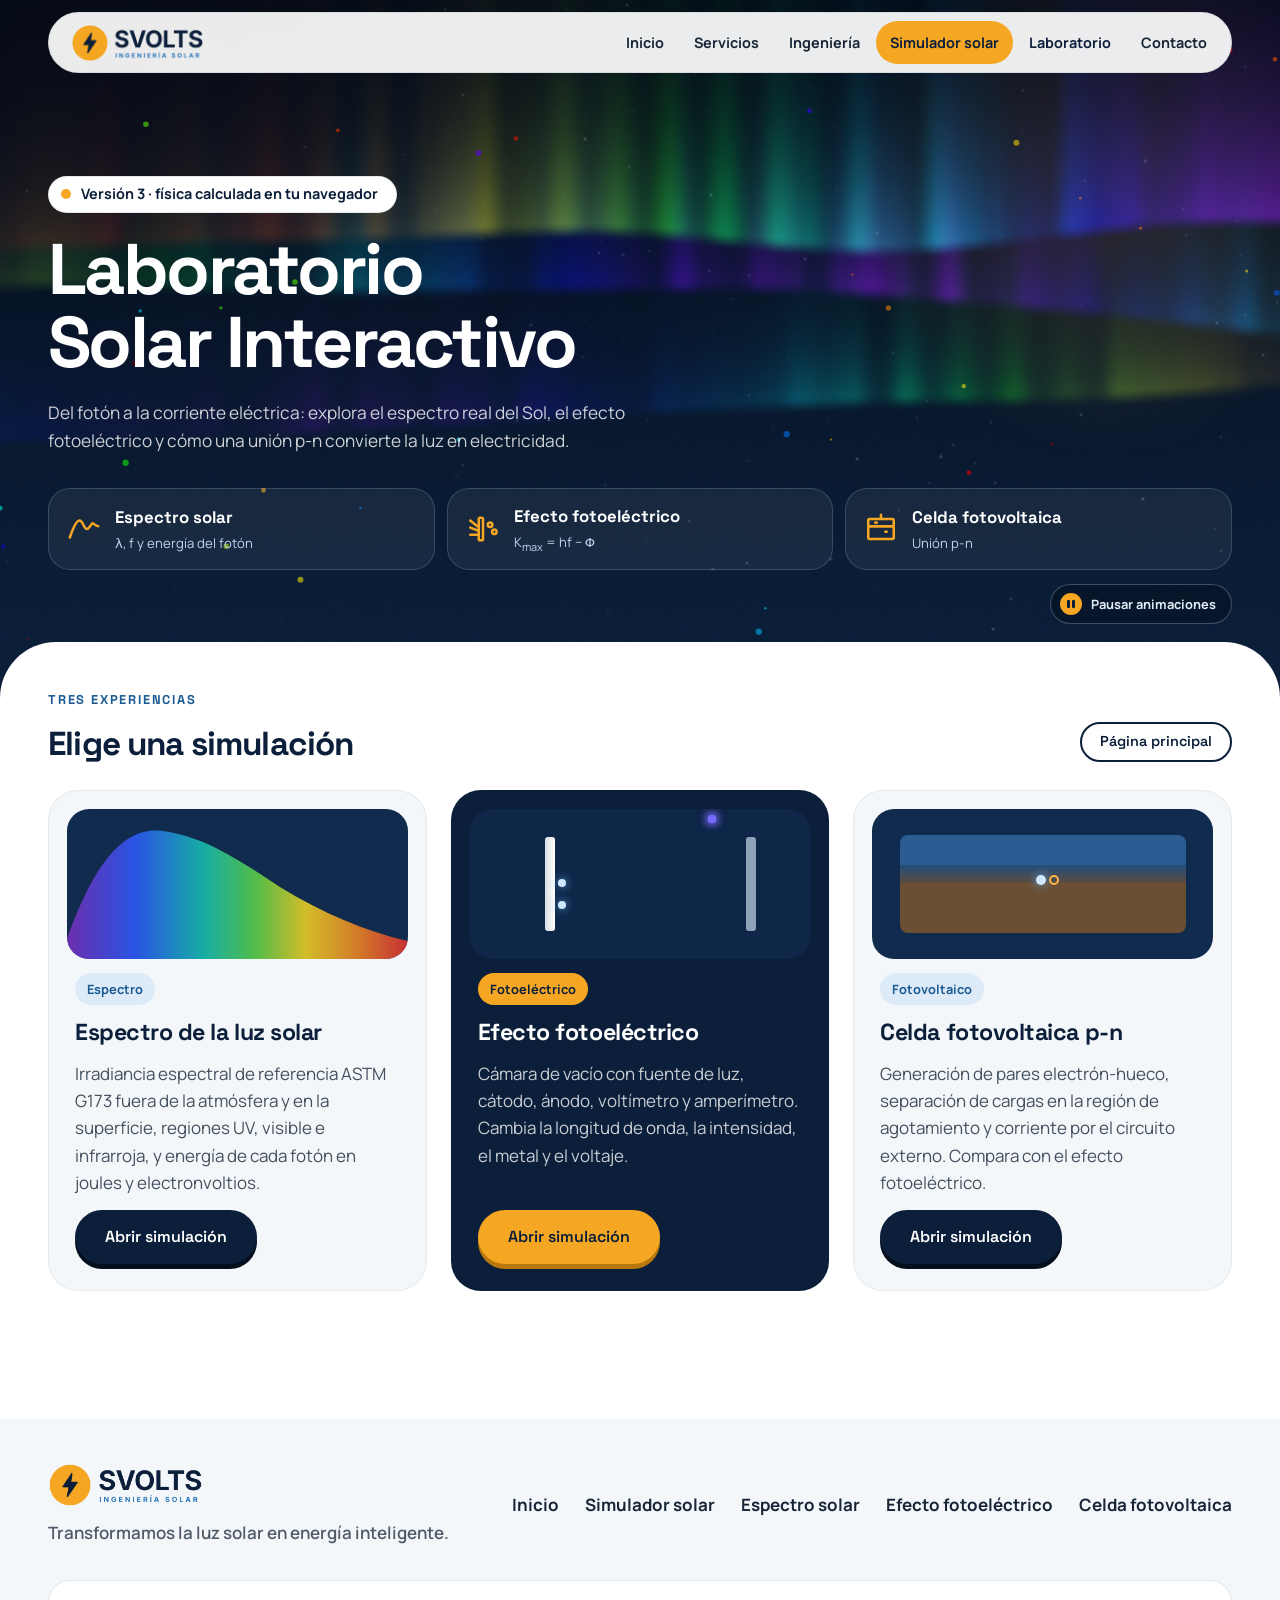
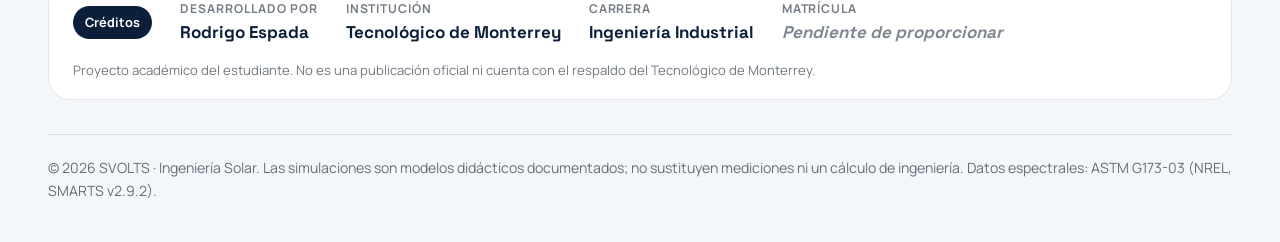
<file: laboratorio.html>
<!doctype html>
<html lang="es">
<head>
  <meta charset="utf-8">
  <meta name="viewport" content="width=device-width, initial-scale=1, viewport-fit=cover">
  <title>Laboratorio Solar Interactivo · SVOLTS</title>
  <meta name="description" content="Laboratorio Solar Interactivo de SVOLTS: espectro de la radiación solar con datos ASTM G173, efecto fotoeléctrico y funcionamiento de una celda fotovoltaica p-n. Todo se calcula en tu navegador.">
  <meta name="theme-color" content="#0B1F3A">
  <link rel="icon" href="assets/favicon.svg" type="image/svg+xml">
  <link rel="preload" href="assets/fonts/space-grotesk-latin-wght-normal.woff2" as="font" type="font/woff2" crossorigin>
  <link rel="preload" href="assets/fonts/manrope-latin-wght-normal.woff2" as="font" type="font/woff2" crossorigin>
  <link rel="stylesheet" href="styles.css">
  <link rel="stylesheet" href="simulador.css">
  <link rel="stylesheet" href="laboratorio.css">
  <link rel="stylesheet" href="fx.css">
  <script>(function(d){d.classList.add('js');try{var n=JSON.parse(sessionStorage.getItem('svfx-nav')||'null');sessionStorage.removeItem('svfx-nav');if(n&&Date.now()-n.t<5000&&!matchMedia('(prefers-reduced-motion: reduce)').matches&&localStorage.getItem('svfx-paused')!=='1'){d.classList.add('fx-arrive');d.style.setProperty('--fx-x',(n.x*100).toFixed(1)+'%');d.style.setProperty('--fx-y',(n.y*100).toFixed(1)+'%');}}catch(e){}})(document.documentElement);</script>
</head>
<body class="lab-page">
  <a class="skip" href="#lab">Saltar al laboratorio</a>

  <header class="nav" id="nav">
    <div class="nav__bar">
      <a class="brand" href="index.html#inicio" aria-label="SVOLTS Ingeniería Solar, ir al inicio">
        <img src="assets/logo-horizontal.png" alt="SVOLTS Ingeniería Solar" width="176" height="50">
      </a>
      <nav class="nav__menu" id="menu" aria-label="Principal">
        <ul class="nav__list">
          <li><a href="index.html#inicio">Inicio</a></li>
          <li><a href="index.html#servicios">Servicios</a></li>
          <li><a href="index.html#ingenieria">Ingeniería</a></li>
          <li><a href="simulador.html" class="nav__sim">Simulador solar</a></li>
          <li><a href="laboratorio.html" class="is-active" aria-current="page">Laboratorio</a></li>
          <li><a href="index.html#contacto">Contacto</a></li>
        </ul>
      </nav>
      <button class="burger" type="button" aria-expanded="false" aria-controls="menu" aria-label="Abrir menú">
        <span></span><span></span><span></span>
      </button>
    </div>
  </header>

  <main id="lab">
    <!-- ================= PORTADA DEL LABORATORIO ================= -->
    <section class="labhero" aria-labelledby="lab-title">
      <canvas class="labhero__aurora" data-fx="aurora" aria-hidden="true"></canvas>
      <canvas class="labhero__field" id="heroField" aria-hidden="true"></canvas>
      <div class="wrap labhero__inner">
        <p class="chip chip--sun"><span class="chip__dot"></span>Versión 3 · física calculada en tu navegador</p>
        <h1 id="lab-title" class="labhero__title">Laboratorio Solar Interactivo</h1>
        <p class="labhero__lead">Del fotón a la corriente eléctrica: explora el espectro real del Sol, el efecto fotoeléctrico y cómo una unión p-n convierte la luz en electricidad.</p>
        <nav class="labtabs" aria-label="Simulaciones del laboratorio">
          <a class="labtab" href="#espectro" data-lab="espectro">
            <svg viewBox="0 0 24 24" aria-hidden="true" focusable="false"><path d="M2 18c3-9 5-12 7-12s3 6 5 6 3-4 4-4 2 2 4 2"/></svg>
            <span><strong>Espectro solar</strong><small>λ, f y energía del fotón</small></span>
          </a>
          <a class="labtab" href="#fotoelectrico" data-lab="fotoelectrico">
            <svg viewBox="0 0 24 24" aria-hidden="true" focusable="false"><path d="M3 6l5 4M3 11l5 2M3 16l5 0"/><rect x="9" y="4" width="3" height="16" rx="1"/><circle cx="17" cy="9" r="1.6"/><circle cx="20" cy="14" r="1.6"/></svg>
            <span><strong>Efecto fotoeléctrico</strong><small>K<sub>max</sub> = hf − Φ</small></span>
          </a>
          <a class="labtab" href="#celda" data-lab="celda">
            <svg viewBox="0 0 24 24" aria-hidden="true" focusable="false"><rect x="3" y="5" width="18" height="5" rx="1"/><rect x="3" y="10" width="18" height="9" rx="1"/><path d="M8 7.5h1M15 14h1M12 2v2"/></svg>
            <span><strong>Celda fotovoltaica</strong><small>Unión p-n</small></span>
          </a>
        </nav>
      </div>
      <button class="fx-toggle" type="button" data-fx-toggle aria-pressed="false"><span class="fx-toggle__i" aria-hidden="true"></span><span class="fx-toggle__t">Pausar animaciones</span></button>
    </section>

    <div class="labbody">
      <!-- ================= ÍNDICE DEL LABORATORIO ================= -->
      <section class="labview" data-labview="inicio" aria-labelledby="hub-title">
        <div class="wrap">
          <header class="labhead">
            <div>
              <p class="eyebrow-s">Tres experiencias</p>
              <h2 id="hub-title" class="h3">Elige una simulación</h2>
            </div>
            <a class="btn btn--ghost btn--sm" href="index.html">Página principal</a>
          </header>
          <ol class="hub">
            <li class="hubcard">
              <div class="hubcard__art hubcard__art--spec" aria-hidden="true">
                <svg viewBox="0 0 320 150" preserveAspectRatio="none"><defs><linearGradient id="hubVis" x1="0" x2="1"><stop offset="0" stop-color="#7B2FBE"/><stop offset=".2" stop-color="#2E5BFF"/><stop offset=".4" stop-color="#18C3B5"/><stop offset=".55" stop-color="#5BD54A"/><stop offset=".7" stop-color="#F5D623"/><stop offset=".85" stop-color="#F58B23"/><stop offset="1" stop-color="#E5312F"/></linearGradient></defs><path class="hub-curve-fill" d="M0 150 L0 130 C30 40 60 18 90 22 C130 28 160 50 200 78 C240 104 280 122 320 132 L320 150 Z"/><path class="hub-curve" d="M0 130 C30 40 60 18 90 22 C130 28 160 50 200 78 C240 104 280 122 320 132"/></svg>
              </div>
              <span class="qcard__tag">Espectro</span>
              <h3>Espectro de la luz solar</h3>
              <p>Irradiancia espectral de referencia ASTM G173 fuera de la atmósfera y en la superficie, regiones UV, visible e infrarroja, y energía de cada fotón en joules y electronvoltios.</p>
              <a class="btn btn--primary" href="#espectro" data-lab="espectro">Abrir simulación</a>
            </li>
            <li class="hubcard hubcard--dark">
              <div class="hubcard__art hubcard__art--pe" aria-hidden="true">
                <span class="pe-plate"></span><span class="pe-ph pe-ph--1"></span><span class="pe-ph pe-ph--2"></span><span class="pe-ph pe-ph--3"></span><span class="pe-el pe-el--1"></span><span class="pe-el pe-el--2"></span><span class="pe-anode"></span>
              </div>
              <span class="qcard__tag">Fotoeléctrico</span>
              <h3>Efecto fotoeléctrico</h3>
              <p>Cámara de vacío con fuente de luz, cátodo, ánodo, voltímetro y amperímetro. Cambia la longitud de onda, la intensidad, el metal y el voltaje.</p>
              <a class="btn btn--sun" href="#fotoelectrico" data-lab="fotoelectrico">Abrir simulación</a>
            </li>
            <li class="hubcard">
              <div class="hubcard__art hubcard__art--pn" aria-hidden="true">
                <span class="pn-n"></span><span class="pn-d"></span><span class="pn-p"></span><span class="pn-e"></span><span class="pn-h"></span>
              </div>
              <span class="qcard__tag">Fotovoltaico</span>
              <h3>Celda fotovoltaica p-n</h3>
              <p>Generación de pares electrón-hueco, separación de cargas en la región de agotamiento y corriente por el circuito externo. Compara con el efecto fotoeléctrico.</p>
              <a class="btn btn--primary" href="#celda" data-lab="celda">Abrir simulación</a>
            </li>
          </ol>
        </div>
      </section>

      <!-- ================= 1. ESPECTRO SOLAR ================= -->
      <section class="labview" data-labview="espectro" aria-labelledby="spec-title" hidden>
        <div class="wrap">
          <header class="labhead">
            <div>
              <p class="eyebrow-s">Simulación 1 · Radiación solar</p>
              <h2 id="spec-title" class="h3">Espectro de la luz solar</h2>
              <p class="lead">Irradiancia espectral del Sol según los espectros de referencia ASTM G173-03. Pasa el cursor sobre la gráfica para leer cada longitud de onda y haz clic para seleccionarla.</p>
            </div>
            <div class="labhead__actions">
              <a class="btn btn--ghost btn--sm" href="#inicio" data-lab="inicio">← Laboratorio</a>
              <a class="btn btn--line btn--sm" href="index.html">Página principal</a>
            </div>
          </header>

          <div class="spec">
            <figure class="spec__fig">
              <div class="spec__chart" id="specChart" tabindex="0" role="group" aria-label="Gráfica del espectro solar. Usa las flechas izquierda y derecha para cambiar la longitud de onda seleccionada."></div>
              <div class="spec__tip" id="specTip" hidden></div>
              <figcaption class="spec__legend" id="specLegend"></figcaption>
            </figure>

            <aside class="spec__panel" aria-label="Controles del espectro">
              <div class="ctl">
                <span class="ctl__label" id="sv-l">Espectro</span>
                <div class="seg" role="radiogroup" aria-labelledby="sv-l" id="specView">
                  <button type="button" role="radio" data-v="terrestre">Terrestre</button>
                  <button type="button" role="radio" data-v="extraterrestre">Extraterrestre</button>
                  <button type="button" role="radio" data-v="comparar">Comparar</button>
                </div>
              </div>
              <label class="check check--sm" for="specBB"><input id="specBB" type="checkbox"><span><strong>Superponer cuerpo negro a 5772 K</strong><small>Modelo teórico de Planck, no medición.</small></span></label>
              <div class="ctl">
                <span class="ctl__label" id="sr-l">Región espectral</span>
                <div class="seg seg--4" role="radiogroup" aria-labelledby="sr-l" id="specRegion">
                  <button type="button" role="radio" data-r="todo">Todo</button>
                  <button type="button" role="radio" data-r="uv">UV</button>
                  <button type="button" role="radio" data-r="vis">Visible</button>
                  <button type="button" role="radio" data-r="ir">IR</button>
                </div>
              </div>
              <label class="ctl" for="specG"><span class="ctl__label">Irradiancia en superficie <output id="specGOut" for="specG"></output></span>
                <input id="specG" type="range" min="0" max="1200" step="10">
                <span class="ctl__hint">Escala las curvas terrestres a partir de 1000 W/m², con la misma forma espectral (supuesto).</span></label>
              <label class="ctl" for="specL"><span class="ctl__label">Longitud de onda <output id="specLOut" for="specL"></output></span>
                <input id="specL" type="range" min="280" max="2500" step="1"></label>
              <div class="ctl ctl--row">
                <label for="specLNum"><span class="ctl__label">λ (nm)</span><input id="specLNum" type="number" min="280" max="4000" step="1" inputmode="decimal"></label>
                <label for="specFNum"><span class="ctl__label">f (THz)</span><input id="specFNum" type="number" min="74" max="1071" step="0.1" inputmode="decimal"></label>
              </div>
              <p class="ctl__err" id="specErr" role="alert" hidden></p>
            </aside>
          </div>

          <div class="photon" id="specPhoton" aria-live="polite"></div>

          <div class="spec__lower">
            <figure class="wavebox">
              <div class="wavebox__head">
                <h3 class="h5">Onda electromagnética</h3>
                <button class="btn btn--sm btn--line playbtn" type="button" id="waveToggle" aria-pressed="false">Pausar</button>
              </div>
              <canvas id="waveCanvas" height="170" aria-label="Animación de una onda electromagnética con la longitud de onda seleccionada" role="img"></canvas>
              <figcaption class="note" id="waveCap"></figcaption>
            </figure>
            <div class="regtable">
              <h3 class="h5">Energía por región <span class="regtable__src" id="regSrc"></span></h3>
              <div class="tablewrap"><table class="lab-table" id="regTable"></table></div>
              <p class="note">Integrales de la tabla ASTM G173 entre 280 y 4000 nm por la regla del trapecio. Límites UV/visible/IR convencionales: 380 y 750 nm.</p>
            </div>
          </div>

          <details class="learn">
            <summary>Cómo se calcula</summary>
            <p><strong>Frecuencia:</strong> f = c / λ, con c = 299 792 458 m/s. <strong>Energía del fotón:</strong> E = h·f = h·c / λ, con h = 6.626 070 15 × 10⁻³⁴ J·s. Para pasar de joules a electronvoltios se divide entre e = 1.602 176 634 × 10⁻¹⁹ C. En unidades prácticas: E [eV] ≈ 1239.84 / λ [nm].</p>
            <p><strong>Datos:</strong> las curvas extraterrestre (AM0), global (AM1.5, superficie inclinada 37°) y directa (AM1.5, directa normal + circunsolar) son los valores tabulados de la norma ASTM G173-03, calculados por NREL con el modelo SMARTS v2.9.2 para una atmósfera estándar de referencia. No son una medición puntual de un día concreto. La curva de cuerpo negro es un modelo teórico: E(λ) = π·B(λ, 5772 K)·(R<sub>☉</sub>/UA)², y su integral da ≈ 1361 W/m².</p>
            <p><strong>Control de irradiancia:</strong> multiplica las curvas terrestres por G/1000 manteniendo su forma. En la realidad la forma cambia con la masa de aire, el vapor de agua y los aerosoles.</p>
          </details>
        </div>
      </section>

      <!-- ================= 2. EFECTO FOTOELÉCTRICO ================= -->
      <section class="labview" data-labview="fotoelectrico" aria-labelledby="pe-title" hidden>
        <div class="wrap">
          <header class="labhead">
            <div>
              <p class="eyebrow-s">Simulación 2 · Física cuántica</p>
              <h2 id="pe-title" class="h3">Efecto fotoeléctrico</h2>
              <p class="lead">Ilumina un metal dentro de una cámara de vacío. Si cada fotón tiene energía suficiente, arranca electrones que viajan al ánodo y el amperímetro registra corriente.</p>
            </div>
            <div class="labhead__actions">
              <a class="btn btn--ghost btn--sm" href="#inicio" data-lab="inicio">← Laboratorio</a>
              <a class="btn btn--line btn--sm" href="index.html">Página principal</a>
            </div>
          </header>

          <div class="pe">
            <figure class="pe__stage">
              <canvas id="peCanvas" role="img" aria-label="Cámara de vacío con fuente de luz, cátodo, ánodo, voltímetro y amperímetro"></canvas>
              <div class="pe__status" id="peStatus" aria-live="polite"></div>
              <div class="pe__bar">
                <button class="btn btn--sm btn--sun playbtn" type="button" id="pePlay" aria-pressed="false">Pausar</button>
                <button class="btn btn--sm btn--line" type="button" id="peReset">Reiniciar experimento</button>
                <span class="pe__hint">La animación exagera el rendimiento cuántico para que se vean los electrones.</span>
              </div>
            </figure>

            <aside class="pe__panel" aria-label="Controles del experimento">
              <label class="ctl" for="peL"><span class="ctl__label">Longitud de onda <output id="peLOut" for="peL"></output></span>
                <input id="peL" type="range" min="100" max="850" step="1" class="range-spectrum"></label>
              <div class="ctl ctl--row">
                <label for="peLNum"><span class="ctl__label">λ (nm)</span><input id="peLNum" type="number" min="100" max="850" step="1" inputmode="decimal"></label>
                <label for="peFNum"><span class="ctl__label">f (THz)</span><input id="peFNum" type="number" min="352.7" max="2997.9" step="0.1" inputmode="decimal"></label>
              </div>
              <label class="ctl" for="peI"><span class="ctl__label">Intensidad luminosa <output id="peIOut" for="peI"></output></span>
                <input id="peI" type="range" min="0" max="100" step="1"></label>
              <div class="ctl">
                <span class="ctl__label" id="pm-l">Material del cátodo</span>
                <div class="mats" role="radiogroup" aria-labelledby="pm-l" id="peMats"></div>
              </div>
              <label class="ctl" for="peV"><span class="ctl__label">Voltaje aplicado (ánodo − cátodo) <output id="peVOut" for="peV"></output></span>
                <input id="peV" type="range" min="-6" max="6" step="0.01">
                <span class="ctl__hint">Negativo: frena a los electrones. Positivo: los acelera hacia el ánodo.</span></label>
              <div class="ctl ctl--btns">
                <button class="btn btn--sm btn--line" type="button" id="peStop">Aplicar −V₀</button>
                <button class="btn btn--sm btn--line" type="button" id="peZero">0 V</button>
              </div>
              <p class="ctl__err" id="peErr" role="alert" hidden></p>
            </aside>
          </div>

          <div class="readouts" id="peReadouts" aria-live="polite" data-fx-live></div>

          <div class="pe__charts">
            <figure class="minichart">
              <h3 class="h5">Corriente contra voltaje</h3>
              <div id="peIV"></div>
              <figcaption class="note">Para una frecuencia fija, la corriente se anula en −V₀ y se satura con voltaje positivo. Más intensidad sube la meseta, pero no mueve el punto de corte.</figcaption>
            </figure>
            <figure class="minichart">
              <h3 class="h5">Energía cinética máxima contra frecuencia</h3>
              <div id="peKF"></div>
              <figcaption class="note">Recta de pendiente h (la constante de Planck) que corta el eje en la frecuencia umbral f₀ = Φ/h. Cada metal tiene su propia recta, todas paralelas.</figcaption>
            </figure>
          </div>

          <div class="matnote" id="peMatNote"></div>

          <div class="compare-cta">
            <p>¿Qué cambia en un panel solar? En una celda no se arrancan electrones del material: se separan dentro de él.</p>
            <a class="btn btn--primary" href="#celda" data-lab="celda" id="peToCell">Ver la celda fotovoltaica con esta luz</a>
          </div>

          <details class="learn">
            <summary>Modelo físico y supuestos</summary>
            <p><strong>Ecuación de Einstein:</strong> K<sub>max</sub> = h·f − Φ. Solo hay emisión si h·f ≥ Φ, sin importar la intensidad. <strong>Potencial de frenado:</strong> V₀ = K<sub>max</sub>/e; con un voltaje de −V₀ ningún electrón llega al ánodo.</p>
            <p><strong>Corriente (modelo simplificado):</strong> I = e · Ṅ<sub>e</sub> · η<sub>col</sub>. Ṅ<sub>fot</sub> = P/(h·f) son los fotones por segundo que llegan al cátodo, con P = 0 a 20 µW según la intensidad. Ṅ<sub>e</sub> = Y · Ṅ<sub>fot</sub> son los electrones emitidos, con un rendimiento cuántico supuesto Y = 1 × 10⁻³ (en metales reales va de 10⁻⁵ a 10⁻³ y cambia con la frecuencia). η<sub>col</sub> es la fracción que llega al ánodo: 1 con voltaje positivo (placas ideales) y 1 − e|V|/K<sub>max</sub> con voltaje negativo, suponiendo energías repartidas uniformemente entre 0 y K<sub>max</sub>.</p>
            <p>Se ignoran la carga espacial, la corriente oscura, la reflexión del metal y la geometría real del tubo. Las tendencias son correctas, pero las corrientes no predicen un experimento real.</p>
          </details>
        </div>
      </section>

      <!-- ================= 3. CELDA FOTOVOLTAICA ================= -->
      <section class="labview" data-labview="celda" aria-labelledby="pn-title" hidden>
        <div class="wrap">
          <header class="labhead">
            <div>
              <p class="eyebrow-s">Simulación 3 · Semiconductores</p>
              <h2 id="pn-title" class="h3">Celda fotovoltaica: unión p-n</h2>
              <p class="lead">Un fotón con energía mayor que la banda prohibida crea un par electrón-hueco. El campo de la región de agotamiento los separa y la carga circula por el circuito externo.</p>
            </div>
            <div class="labhead__actions">
              <a class="btn btn--ghost btn--sm" href="#inicio" data-lab="inicio">← Laboratorio</a>
              <a class="btn btn--line btn--sm" href="index.html">Página principal</a>
            </div>
          </header>

          <div class="seg seg--big" role="radiogroup" aria-label="Fenómeno a observar" id="pnMode">
            <button type="button" role="radio" data-m="celda">Celda fotovoltaica</button>
            <button type="button" role="radio" data-m="comparar">Comparar con el efecto fotoeléctrico</button>
          </div>

          <div class="pe" id="pnMain">
            <figure class="pe__stage">
              <canvas id="pnCanvas" role="img" aria-label="Corte de una celda solar con capa n, región de agotamiento, capa p, contactos y circuito externo"></canvas>
              <div class="pe__status" id="pnStatus" aria-live="polite"></div>
              <div class="pe__bar">
                <button class="btn btn--sm btn--sun playbtn" type="button" id="pnPlay" aria-pressed="false">Pausar</button>
                <button class="btn btn--sm btn--line" type="button" id="pnReset">Reiniciar</button>
                <label class="check check--inline" for="pnField"><input id="pnField" type="checkbox" checked><span>Campo eléctrico</span></label>
              </div>
            </figure>
            <aside class="pe__panel" aria-label="Controles de la celda">
              <label class="ctl" for="pnL"><span class="ctl__label">Longitud de onda <output id="pnLOut" for="pnL"></output></span>
                <input id="pnL" type="range" min="280" max="2000" step="1" class="range-spectrum"></label>
              <label class="ctl" for="pnLNum"><span class="ctl__label">λ (nm)</span><input id="pnLNum" type="number" min="280" max="2000" step="1" inputmode="decimal"></label>
              <label class="ctl" for="pnI"><span class="ctl__label">Intensidad luminosa <output id="pnIOut" for="pnI"></output></span>
                <input id="pnI" type="range" min="0" max="100" step="1"></label>
              <div class="ctl">
                <span class="ctl__label" id="ps-l">Semiconductor</span>
                <div class="mats" role="radiogroup" aria-labelledby="ps-l" id="pnMats"></div>
              </div>
              <p class="ctl__err" id="pnErr" role="alert" hidden></p>
              <a class="btn btn--sm btn--line" href="#fotoelectrico" data-lab="fotoelectrico" id="pnToPe">Ver el experimento fotoeléctrico con esta luz</a>
            </aside>
          </div>

          <div class="readouts" id="pnReadouts" aria-live="polite" data-fx-live></div>

          <div class="pnsteps">
            <ol>
              <li><span>1</span><div><strong>Absorción</strong><p>El fotón entra por la capa n (delgada). Si E ≥ E<sub>g</sub>, un electrón de la banda de valencia pasa a la de conducción y deja un hueco.</p></div></li>
              <li><span>2</span><div><strong>Termalización</strong><p>La energía que excede a E<sub>g</sub> se pierde como calor en fracciones de picosegundo. Por eso los fotones azules no rinden más electricidad por fotón que los rojos.</p></div></li>
              <li><span>3</span><div><strong>Separación</strong><p>En la región de agotamiento, los iones fijos crean un campo eléctrico que empuja a los electrones hacia n y a los huecos hacia p. Los pares generados fuera de ella llegan por difusión.</p></div></li>
              <li><span>4</span><div><strong>Circuito externo</strong><p>Los electrones salen por el contacto frontal, hacen trabajo en la carga y vuelven por el contacto trasero, donde se recombinan con los huecos.</p></div></li>
            </ol>
          </div>

          <div class="compare" id="pnCompare" hidden>
            <div class="compare__grid">
              <article class="compare__card">
                <p class="eyebrow-s">Efecto fotoeléctrico externo</p>
                <h3 class="h4">El electrón sale del material</h3>
                <ul>
                  <li>Ocurre en la superficie de un metal, dentro de una cámara de vacío.</li>
                  <li>Umbral: la función de trabajo Φ (2 a 5 eV en metales; casi siempre ultravioleta).</li>
                  <li>El electrón escapa con K<sub>max</sub> = hf − Φ.</li>
                  <li>Se necesita un voltaje externo para recolectarlo; no genera potencia útil.</li>
                </ul>
                <div id="cmpPe" class="compare__fig"></div>
              </article>
              <article class="compare__card compare__card--pv">
                <p class="eyebrow-s">Efecto fotovoltaico</p>
                <h3 class="h4">La carga se separa dentro del semiconductor</h3>
                <ul>
                  <li>Ocurre en el volumen de un semiconductor con una unión p-n.</li>
                  <li>Umbral: la banda prohibida E<sub>g</sub> (1.12 eV en silicio; incluye visible e infrarrojo cercano).</li>
                  <li>El exceso E − E<sub>g</sub> se pierde como calor; cada par aprovecha como máximo E<sub>g</sub>.</li>
                  <li>El campo interno de la unión produce voltaje y entrega potencia a una carga, sin fuente externa.</li>
                </ul>
                <div id="cmpPv" class="compare__fig"></div>
              </article>
            </div>
            <div class="tablewrap"><table class="lab-table" id="cmpTable"></table></div>
          </div>

          <details class="learn">
            <summary>Modelo y supuestos</summary>
            <p>Bandas prohibidas a 300 K: Si 1.12 eV, GaAs 1.42 eV, Ge 0.66 eV (Sze y Ng, <em>Physics of Semiconductor Devices</em>). Longitud de onda de corte: λ<sub>c</sub> = h·c / E<sub>g</sub>. Fracción aprovechable por fotón absorbido: E<sub>g</sub> / E; el resto es calor de termalización.</p>
            <p>La animación es conceptual: la profundidad de absorción es menor para fotones más energéticos (cualitativamente correcto), todos los pares se recolectan y no se modelan reflexión, recombinación, resistencias ni el voltaje de la celda. Para curvas I-V de un panel real usa el modo avanzado del <a href="simulador.html#curva">Simulador solar</a>.</p>
          </details>
        </div>
      </section>
    </div>
  </main>

  <footer class="footer">
    <div class="wrap footer__inner">
      <div class="footer__brand">
        <img src="assets/logo-horizontal.png" alt="SVOLTS Ingeniería Solar" width="176" height="50">
        <p>Transformamos la luz solar en energía inteligente.</p>
      </div>
      <nav aria-label="Pie de página">
        <ul class="footer__nav">
          <li><a href="index.html">Inicio</a></li>
          <li><a href="simulador.html">Simulador solar</a></li>
          <li><a href="laboratorio.html#espectro">Espectro solar</a></li>
          <li><a href="laboratorio.html#fotoelectrico">Efecto fotoeléctrico</a></li>
          <li><a href="laboratorio.html#celda">Celda fotovoltaica</a></li>
        </ul>
      </nav>
    </div>
    <div class="wrap footer__author">
      <div class="author" aria-label="Créditos del proyecto">
        <span class="author__tag">Créditos</span>
        <dl class="author__list">
          <div><dt>Desarrollado por</dt><dd>Rodrigo Espada</dd></div>
          <div><dt>Institución</dt><dd>Tecnológico de Monterrey</dd></div>
          <div><dt>Carrera</dt><dd>Ingeniería Industrial</dd></div>
          <div><dt>Matrícula</dt><dd class="author__pending">Pendiente de proporcionar</dd></div>
        </dl>
        <p class="author__note">Proyecto académico del estudiante. No es una publicación oficial ni cuenta con el respaldo del Tecnológico de Monterrey.</p>
      </div>
    </div>
    <div class="wrap footer__legal">
      <p>© 2026 SVOLTS · Ingeniería Solar. Las simulaciones son modelos didácticos documentados; no sustituyen mediciones ni un cálculo de ingeniería. Datos espectrales: ASTM G173-03 (NREL, SMARTS v2.9.2).</p>
    </div>
  </footer>

  <script src="data/astm-g173.js"></script>
  <script src="lab-core.js"></script>
  <script src="laboratorio.js"></script>
  <script src="lab-espectro.js"></script>
  <script src="lab-fotoelectrico.js"></script>
  <script src="lab-celda.js"></script>
  <script src="fx.js" defer></script>
</body>
</html>
</file>
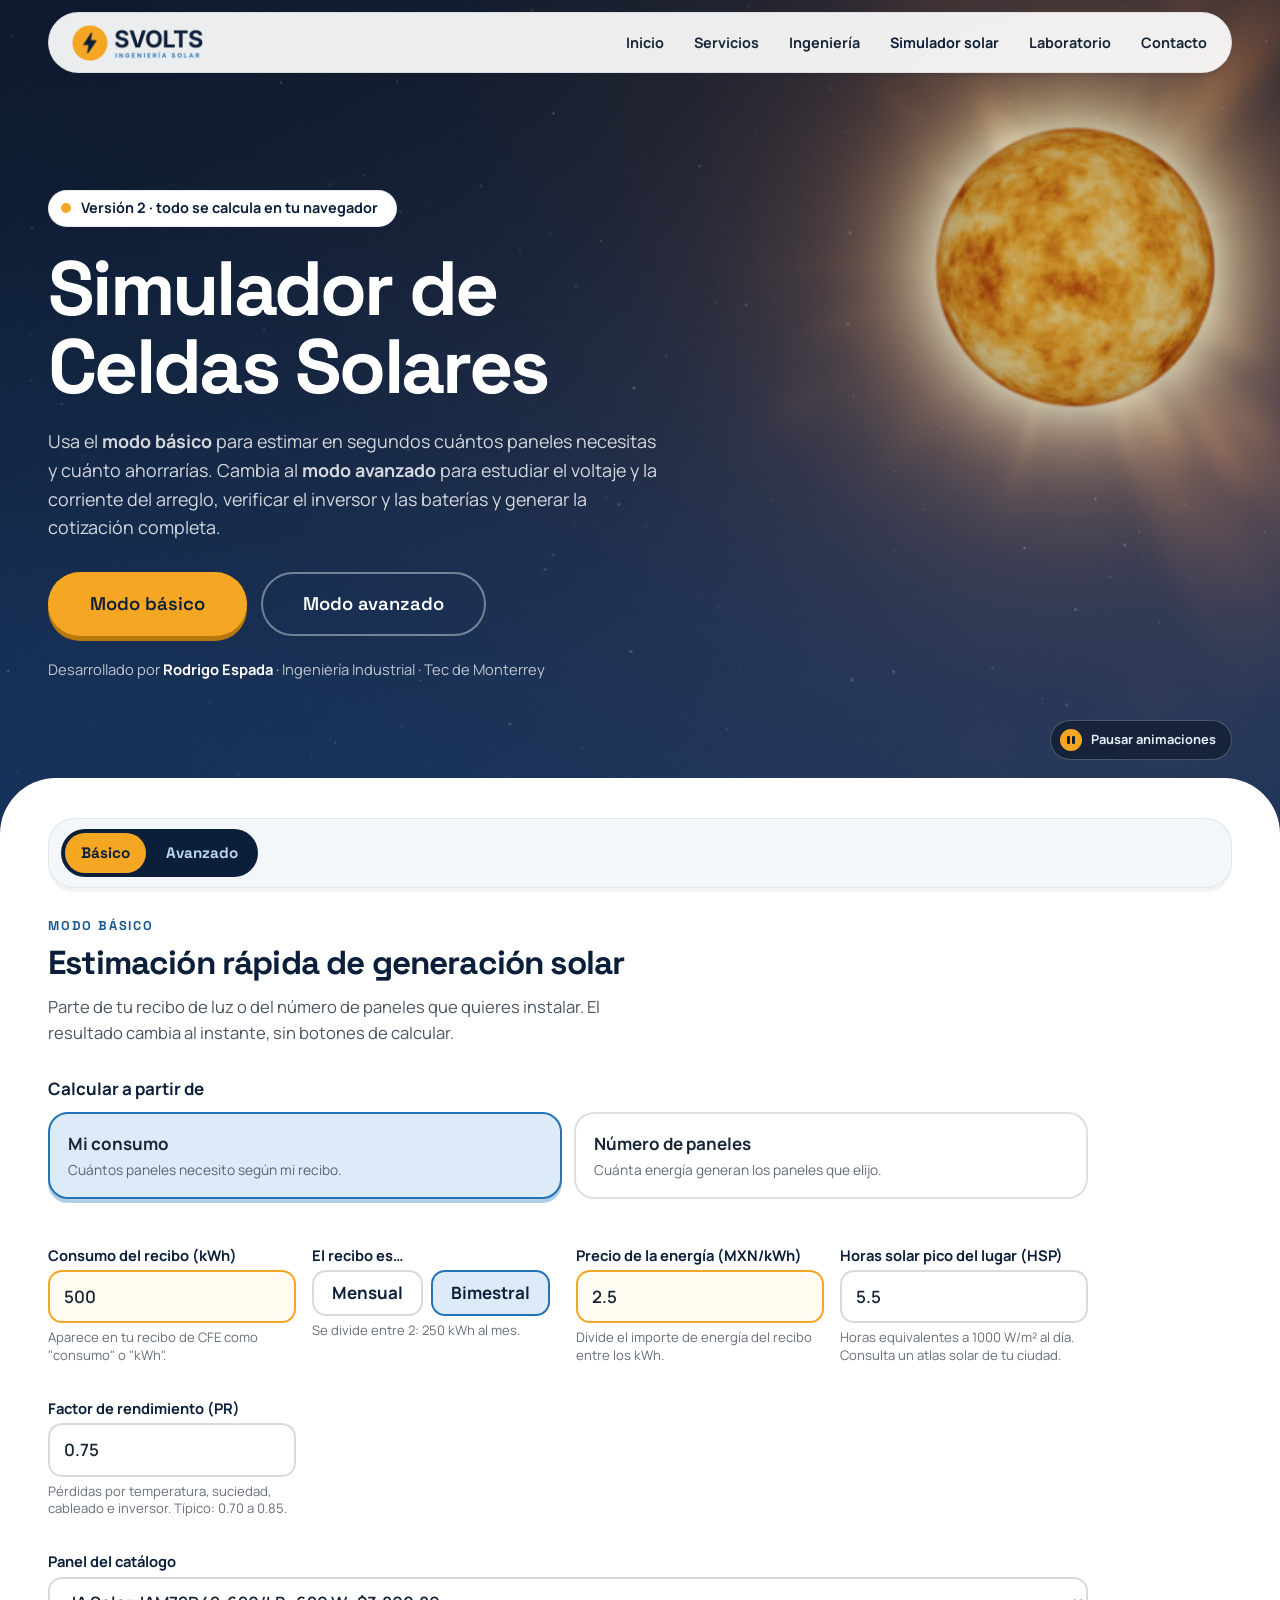
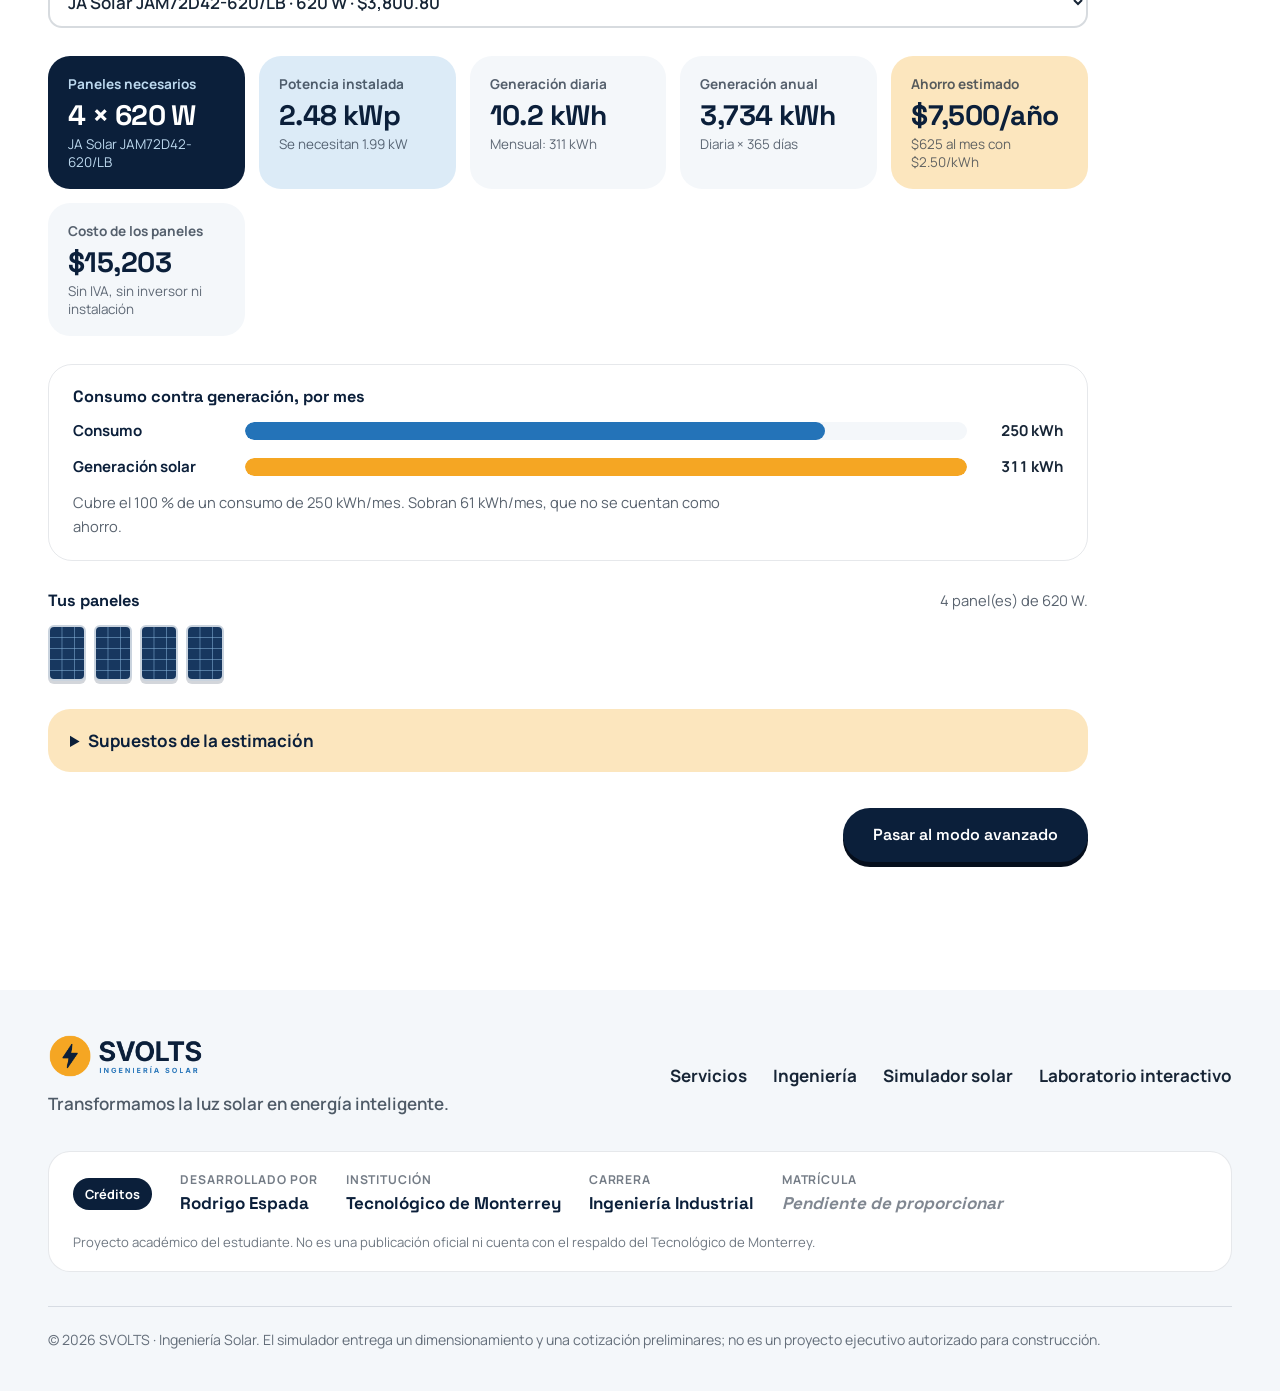
<file: simulador.html>
<!doctype html>
<html lang="es">
<head>
  <meta charset="utf-8">
  <meta name="viewport" content="width=device-width, initial-scale=1, viewport-fit=cover">
  <title>Simulador de Celdas Solares · SVOLTS</title>
  <meta name="description" content="Simulador de Celdas Solares de SVOLTS (versión 2): modo básico para estimar generación y ahorro, y modo avanzado con curva voltaje-corriente, inversor, baterías, retorno y reporte en PDF.">
  <meta name="theme-color" content="#0B1F3A">
  <link rel="icon" href="assets/favicon.svg" type="image/svg+xml">
  <link rel="stylesheet" href="styles.css">
  <link rel="stylesheet" href="simulador.css">
  <link rel="stylesheet" href="fx.css">
  <script>(function(d){d.classList.add('js');try{var n=JSON.parse(sessionStorage.getItem('svfx-nav')||'null');sessionStorage.removeItem('svfx-nav');if(n&&Date.now()-n.t<5000&&!matchMedia('(prefers-reduced-motion: reduce)').matches&&localStorage.getItem('svfx-paused')!=='1'){d.classList.add('fx-arrive');d.style.setProperty('--fx-x',(n.x*100).toFixed(1)+'%');d.style.setProperty('--fx-y',(n.y*100).toFixed(1)+'%');}}catch(e){}})(document.documentElement);</script>
</head>
<body class="sim-page">
  <a class="skip" href="#app">Saltar al simulador</a>

  <header class="nav" id="nav">
    <div class="nav__bar">
      <a class="brand" href="index.html#inicio" aria-label="SVOLTS Ingeniería Solar, ir al inicio">
        <img src="assets/logo-horizontal.png" alt="SVOLTS Ingeniería Solar" width="176" height="50">
      </a>
      <nav class="nav__menu" id="menu" aria-label="Principal">
        <ul class="nav__list">
          <li><a href="index.html#inicio">Inicio</a></li>
          <li><a href="index.html#servicios">Servicios</a></li>
          <li><a href="index.html#ingenieria">Ingeniería</a></li>
          <li><a href="simulador.html" class="is-active" aria-current="page">Simulador solar</a></li>
          <li><a href="laboratorio.html">Laboratorio</a></li>
          <li><a href="index.html#contacto">Contacto</a></li>
        </ul>
      </nav>
      <button class="burger" type="button" aria-expanded="false" aria-controls="menu" aria-label="Abrir menú">
        <span></span><span></span><span></span>
      </button>
    </div>
  </header>

  <main>
    <!-- ================= PORTADA ================= -->
    <section class="simhero" aria-labelledby="sim-title">
      <canvas class="simhero__gl" data-fx="sol-sim" aria-hidden="true"></canvas>
      <svg class="simhero__sun" viewBox="0 0 400 400" aria-hidden="true" focusable="false">
        <circle cx="200" cy="200" r="190" fill="#F5A623" opacity=".14"/>
        <circle cx="200" cy="200" r="130" fill="#F5A623" opacity=".2"/>
        <circle cx="200" cy="200" r="74" fill="#F5A623"/>
      </svg>
      <div class="wrap simhero__inner">
        <p class="chip chip--sun"><span class="chip__dot"></span>Versión 2 · todo se calcula en tu navegador</p>
        <h1 id="sim-title" class="simhero__title">Simulador de Celdas Solares</h1>
        <p class="simhero__lead">Usa el <strong>modo básico</strong> para estimar en segundos cuántos paneles necesitas y cuánto ahorrarías. Cambia al <strong>modo avanzado</strong> para estudiar el voltaje y la corriente del arreglo, verificar el inversor y las baterías y generar la cotización completa.</p>
        <div class="simhero__actions">
          <a class="btn btn--sun btn--lg" href="#basico" data-go="basico">Modo básico</a>
          <a class="btn btn--line btn--lg" href="#curva" data-go="curva">Modo avanzado</a>
        </div>
        <p class="simhero__author">Desarrollado por <strong>Rodrigo Espada</strong> · Ingeniería Industrial · Tec de Monterrey</p>
      </div>
      <button class="fx-toggle" type="button" data-fx-toggle aria-pressed="false"><span class="fx-toggle__i" aria-hidden="true"></span><span class="fx-toggle__t">Pausar animaciones</span></button>
    </section>

    <!-- ================= APLICACIÓN ================= -->
    <section class="sim" id="app" aria-label="Simulador">
      <div class="wrap">
        <div class="sim__top">
          <div class="simmode" role="group" aria-label="Modo del simulador">
            <button class="simmode__btn" type="button" data-mode="basico" aria-pressed="true">Básico</button>
            <button class="simmode__btn" type="button" data-mode="avanzado" aria-pressed="false">Avanzado</button>
          </div>
          <nav class="stepper" id="stepper" aria-label="Pasos del modo avanzado">
            <button class="sstep" type="button" data-go="curva" style="--c:var(--sun);--on:var(--navy)"><span class="sstep__n sstep__n--vi">V·I</span><span class="sstep__t">Curva I-V</span><span class="sstep__s" aria-hidden="true"></span></button>
            <button class="sstep" type="button" data-go="consumo" style="--c:var(--blue);--on:#fff"><span class="sstep__n">1</span><span class="sstep__t">Consumo</span><span class="sstep__s" aria-hidden="true"></span></button>
            <button class="sstep" type="button" data-go="paneles" style="--c:var(--sun);--on:var(--navy)"><span class="sstep__n">2</span><span class="sstep__t">Paneles</span><span class="sstep__s" aria-hidden="true"></span></button>
            <button class="sstep" type="button" data-go="inversor" style="--c:var(--navy-3);--on:#fff"><span class="sstep__n">3</span><span class="sstep__t">Inversor</span><span class="sstep__s" aria-hidden="true"></span></button>
            <button class="sstep" type="button" data-go="baterias" style="--c:var(--sky-3);--on:var(--navy)"><span class="sstep__n">4</span><span class="sstep__t">Baterías</span><span class="sstep__s" aria-hidden="true"></span></button>
            <button class="sstep" type="button" data-go="economia" style="--c:var(--blue-deep);--on:#fff"><span class="sstep__n">5</span><span class="sstep__t">Economía</span><span class="sstep__s" aria-hidden="true"></span></button>
            <button class="sstep" type="button" data-go="reporte" style="--c:var(--sun);--on:var(--navy)"><span class="sstep__n">6</span><span class="sstep__t">Reporte</span><span class="sstep__s" aria-hidden="true"></span></button>
          </nav>
          <button class="btn btn--sm btn--ghost cat-open" type="button" data-go="catalogo" id="catOpen">Catálogo</button>
        </div>

        <div class="sim__grid">
          <div class="sim__main" id="main" tabindex="-1">

            <!-- ===== MODO BÁSICO ===== -->
            <section class="view" data-view="basico" aria-labelledby="t-basico">
              <header class="view__head">
                <p class="eyebrow-s">Modo básico</p>
                <h2 id="t-basico" class="h3">Estimación rápida de generación solar</h2>
                <p class="lead">Parte de tu recibo de luz o del número de paneles que quieres instalar. El resultado cambia al instante, sin botones de calcular.</p>
              </header>

              <fieldset class="modeseg" id="basicBy">
                <legend>Calcular a partir de</legend>
                <label class="modeseg__opt"><input type="radio" name="b-by" value="consumo"><span><strong>Mi consumo</strong><small>Cuántos paneles necesito según mi recibo.</small></span></label>
                <label class="modeseg__opt"><input type="radio" name="b-by" value="paneles"><span><strong>Número de paneles</strong><small>Cuánta energía generan los paneles que elijo.</small></span></label>
              </fieldset>

              <div class="fields">
                <label class="field field--key" for="b-n" data-basic="paneles"><span class="field__label">Cantidad de paneles</span>
                  <input id="b-n" type="number" min="1" max="500" step="1" inputmode="numeric" data-bind="basic.n">
                  <span class="field__hint" id="b-nHint">Entre 1 y 500.</span></label>
                <label class="field field--key" for="b-pw" data-basic="paneles"><span class="field__label">Potencia nominal por panel (W)</span>
                  <input id="b-pw" type="number" min="1" max="1000" step="1" inputmode="numeric">
                  <span class="field__hint">Se llena con el panel del catálogo; puedes escribir otra.</span></label>
                <label class="field field--key" for="b-kwh" data-basic="consumo"><span class="field__label">Consumo del recibo (kWh)</span>
                  <input id="b-kwh" type="number" min="0" step="1" inputmode="decimal" data-bind="basic.kwh">
                  <span class="field__hint">Aparece en tu recibo de CFE como "consumo" o "kWh".</span></label>
                <fieldset class="field field--radio" data-basic="consumo">
                  <legend class="field__label">El recibo es…</legend>
                  <div class="pills">
                    <label class="pillopt"><input type="radio" name="b-period" value="1"><span>Mensual</span></label>
                    <label class="pillopt"><input type="radio" name="b-period" value="2"><span>Bimestral</span></label>
                  </div>
                  <span class="field__hint" id="b-periodHint"></span>
                </fieldset>
                <label class="field field--key" for="b-tariff"><span class="field__label">Precio de la energía (MXN/kWh)</span>
                  <input id="b-tariff" type="number" min="0" step="0.01" inputmode="decimal" data-bind="econ.tariff">
                  <span class="field__hint">Divide el importe de energía del recibo entre los kWh.</span></label>
                <label class="field" for="b-hsp"><span class="field__label">Horas solar pico del lugar (HSP)</span>
                  <input id="b-hsp" type="number" min="1" max="9" step="0.1" inputmode="decimal" data-bind="site.hsp">
                  <span class="field__hint">Horas equivalentes a 1000 W/m² al día. Consulta un atlas solar de tu ciudad.</span></label>
                <label class="field" for="b-pr"><span class="field__label">Factor de rendimiento (PR)</span>
                  <input id="b-pr" type="number" min="0.5" max="0.95" step="0.01" inputmode="decimal" data-bind="site.pr">
                  <span class="field__hint">Pérdidas por temperatura, suciedad, cableado e inversor. Típico: 0.70 a 0.85.</span></label>
                <label class="field field--wide" for="b-panel"><span class="field__label">Panel del catálogo</span>
                  <select id="b-panel" name="b-panel"></select></label>
              </div>

              <p class="ctl-err" id="basicErr" role="alert" hidden></p>
              <div class="tiles tiles--big" id="basicTiles" aria-live="polite" data-fx-live></div>

              <div class="bcompare" id="basicCompare"></div>

              <div class="bpanels">
                <div class="bpanels__head"><h3 class="h5">Tus paneles</h3><p class="note" id="basicPanelsNote"></p></div>
                <div class="bpanels__grid" id="basicPanels" aria-hidden="true"></div>
              </div>

              <details class="learn">
                <summary>Supuestos de la estimación</summary>
                <p><strong>Por consumo:</strong> potencia necesaria = consumo mensual ÷ (30.4 días × HSP × PR). <strong>Por número de paneles:</strong> potencia instalada = N × potencia nominal; generación diaria = potencia × HSP × PR; mensual = diaria × 30.4; anual = diaria × 365. Se usa un factor de rendimiento (PR) de <span id="b-prOut"></span>, que agrupa pérdidas por temperatura, suciedad, cableado e inversor.</p>
                <p>Por consumo, el ahorro supone que la energía solar solo cubre tu propio consumo (no se vende ni se acumula el excedente). Por número de paneles, supone que toda la energía generada se consume o se compensa con la red. El costo considera únicamente los paneles del catálogo, sin IVA, sin inversor, estructura ni instalación: la cotización completa está en el modo avanzado.</p>
              </details>

              <footer class="view__nav">
                <span></span>
                <button class="btn btn--primary" type="button" data-go="curva">Pasar al modo avanzado</button>
              </footer>
            </section>

            <!-- ===== MODO AVANZADO · CURVA I-V ===== -->
            <section class="view" data-view="curva" aria-labelledby="t-curva" hidden>
              <header class="view__head">
                <p class="eyebrow-s">Modo avanzado</p>
                <h2 id="t-curva" class="h3">Voltaje y corriente del arreglo</h2>
                <p class="lead">Cada celda entrega más corriente con más sol y menos voltaje con más calor. Mueve la irradiancia, la temperatura, las conexiones en serie y en paralelo y la carga, y observa dónde trabaja el arreglo.</p>
              </header>

              <figure class="vi-fig">
                <div class="vi-chart" id="viChart"></div>
                <figcaption class="vi-legend">
                  <span><i class="lg lg--i"></i>Corriente I(V)</span>
                  <span><i class="lg lg--p"></i>Potencia P(V)</span>
                  <span><i class="lg lg--ref"></i>Referencia a 1000 W/m² y 25 °C</span>
                  <span><i class="lg lg--load"></i>Recta de carga I = V/R</span>
                </figcaption>
              </figure>

              <div class="tiles" id="viTiles" aria-live="polite" data-fx-live></div>
              <p class="vi-note" id="viNote"></p>

              <div class="vi-checks">
                <h3 class="h5">Coherencia de los datos eléctricos <span class="vi-checks__src" id="viChecksSrc"></span></h3>
                <ul class="checks" id="viChecks"></ul>
              </div>

              <div class="vi-controls">
                <div class="vi-group">
                  <h3 class="h5">Módulo y condiciones</h3>
                  <fieldset class="field field--radio">
                    <legend class="field__label">Datos del módulo</legend>
                    <div class="pills">
                      <label class="pillopt"><input type="radio" name="vi-src" value="catalogo"><span>Catálogo</span></label>
                      <label class="pillopt"><input type="radio" name="vi-src" value="manual"><span>Captura manual</span></label>
                    </div>
                  </fieldset>
                  <label class="field" for="vi-panel" data-visrc="catalogo"><span class="field__label">Panel del catálogo</span><select id="vi-panel" name="vi-panel"></select></label>
                  <div class="fields fields--2" data-visrc="manual">
                    <label class="field" for="vi-voc"><span class="field__label">Voc (V)</span><input id="vi-voc" type="number" min="0.1" max="200" step="0.01" inputmode="decimal" data-bind="vi.manual.voc"></label>
                    <label class="field" for="vi-isc"><span class="field__label">Isc (A)</span><input id="vi-isc" type="number" min="0.01" max="50" step="0.01" inputmode="decimal" data-bind="vi.manual.isc"></label>
                    <label class="field" for="vi-vmp"><span class="field__label">Vmp (V)</span><input id="vi-vmp" type="number" min="0.1" max="200" step="0.01" inputmode="decimal" data-bind="vi.manual.vmp"></label>
                    <label class="field" for="vi-imp"><span class="field__label">Imp (A)</span><input id="vi-imp" type="number" min="0.01" max="50" step="0.01" inputmode="decimal" data-bind="vi.manual.imp"></label>
                    <label class="field field--wide" for="vi-tcvoc"><span class="field__label">Coef. de Voc (%/°C)</span><input id="vi-tcvoc" type="number" min="-1" max="0" step="0.01" inputmode="decimal" data-bind="vi.manual.tcVoc"></label>
                  </div>
                  <label class="field" for="vi-g"><span class="field__label">Irradiancia <output id="vi-gOut" for="vi-g"></output></span>
                    <input id="vi-g" type="range" min="100" max="1200" step="10" data-bind="vi.g"></label>
                  <label class="field" for="vi-ta"><span class="field__label">Temperatura ambiente <output id="vi-taOut" for="vi-ta"></output></span>
                    <input id="vi-ta" type="range" min="-5" max="50" step="1" data-bind="vi.ta"></label>
                  <div class="fields fields--2">
                    <label class="field" for="vi-noct"><span class="field__label">NOCT (°C)</span><input id="vi-noct" type="number" min="35" max="55" step="1" data-bind="vi.noct"></label>
                    <label class="field" for="vi-tcisc"><span class="field__label">Coef. de Isc (%/°C)</span><input id="vi-tcisc" type="number" min="0" max="0.2" step="0.005" data-bind="vi.tcIsc"></label>
                  </div>
                </div>
                <div class="vi-group">
                  <h3 class="h5">Conexión</h3>
                  <div class="fields fields--2">
                    <label class="field" for="vi-ns"><span class="field__label">Módulos en serie</span><input id="vi-ns" type="number" min="1" max="30" step="1" data-bind="vi.ns"><span class="field__hint">Suman voltaje.</span></label>
                    <label class="field" for="vi-np"><span class="field__label">Cadenas en paralelo</span><input id="vi-np" type="number" min="1" max="10" step="1" data-bind="vi.np"><span class="field__hint">Suman corriente.</span></label>
                  </div>
                  <h3 class="h5">Carga</h3>
                  <label class="check" for="vi-mppt"><input id="vi-mppt" type="checkbox" data-bind="vi.mppt"><span><strong>Seguidor MPPT</strong><small>Como un inversor: ajusta la carga para trabajar siempre en el punto de máxima potencia.</small></span></label>
                  <label class="field" for="vi-rlog"><span class="field__label">Resistencia de carga <output id="vi-rOut" for="vi-rlog"></output></span>
                    <input id="vi-rlog" type="range" min="-1" max="2.7" step="0.005"></label>
                  <button class="btn btn--sm btn--line" type="button" id="viToMpp">Fijar R en el punto de máxima potencia</button>
                </div>
              </div>

              <details class="learn">
                <summary>Cómo se calcula la curva</summary>
                <p>Se usa el modelo explícito de un diodo a partir de los cuatro datos de la ficha (Voc, Isc, Vmp, Imp): I(V) = Isc · [1 − C1 · (e<sup>V/(C2·Voc)</sup> − 1)], con C2 = (Vmp/Voc − 1) / ln(1 − Imp/Isc) y C1 = (1 − Imp/Isc) · e<sup>−Vmp/(C2·Voc)</sup>. La curva pasa por la corriente de corto circuito y por el punto (Vmp, Imp) de la ficha.</p>
                <p>La corriente crece en proporción a la irradiancia y un poco con la temperatura (coeficiente de Isc). El voltaje baja con la temperatura (coeficiente de Voc de la ficha) y con poca luz. La temperatura de celda se estima con Tc = Ta + (NOCT − 20)/800 × G.</p>
                <p>En serie se suman los voltajes (V = Ns · V<sub>módulo</sub>) y en paralelo las corrientes (I = Np · I<sub>módulo</sub>). Con una resistencia fija, el punto de operación es el cruce de la curva con la recta de Ohm I = V/R. Es una aproximación: no sustituye la curva medida por el fabricante.</p>
              </details>

              <details class="learn">
                <summary>Tabla de puntos de la curva</summary>
                <div class="tablewrap"><table class="vi-table" id="viTable"></table></div>
              </details>

              <footer class="view__nav">
                <button class="btn btn--ghost" type="button" data-go="basico">Volver al modo básico</button>
                <button class="btn btn--primary" type="button" data-go="consumo">Siguiente: consumo</button>
              </footer>
            </section>

            <!-- ===== 1. CONSUMO ===== -->
            <section class="view" data-view="consumo" aria-labelledby="t-consumo" hidden>
              <header class="view__head">
                <h2 id="t-consumo" class="h3">¿Cuánto consume el aula?</h2>
                <p class="lead">Anota cada equipo con su cantidad, su potencia y las horas que funciona al día. Con eso se calcula la potencia que debe soportar el sistema y la energía que debe producir.</p>
              </header>

              <details class="learn">
                <summary>¿Qué diferencia hay entre kW y kWh?</summary>
                <p>Los <strong>kW</strong> miden potencia: qué tanto "jala" un equipo en un instante. Los <strong>kWh</strong> miden energía: esa potencia sostenida durante un tiempo. Un foco de 100 W encendido 10 horas consume 1 kWh, que es lo que cobra la CFE. La potencia decide el tamaño del inversor y el cableado; la energía decide cuántos paneles y baterías hacen falta y cuánto ahorras.</p>
              </details>

              <div class="tablewrap">
                <table class="loads">
                  <caption class="sr">Equipos del aula</caption>
                  <thead>
                    <tr>
                      <th scope="col">Equipo</th>
                      <th scope="col" class="num">Cant.</th>
                      <th scope="col" class="num">W c/u</th>
                      <th scope="col" class="num">h/día</th>
                      <th scope="col" class="num">Potencia</th>
                      <th scope="col" class="num">Energía</th>
                      <th scope="col" class="num">Corriente</th>
                      <th scope="col"><span class="sr">Quitar</span></th>
                    </tr>
                  </thead>
                  <tbody id="loadsBody"></tbody>
                  <tfoot>
                    <tr>
                      <th scope="row" colspan="4">Total</th>
                      <td class="num" id="totP">0 W</td>
                      <td class="num" id="totE">0 Wh</td>
                      <td class="num" id="totI">0 A</td>
                      <td></td>
                    </tr>
                  </tfoot>
                </table>
              </div>
              <p class="note">Los equipos precargados son <strong>valores de ejemplo</strong>. Sustitúyelos por la potencia de placa o por una medición del aula real.</p>
              <div class="row-actions">
                <button class="btn btn--sm btn--primary" type="button" id="addLoad">Agregar equipo</button>
                <button class="btn btn--sm btn--ghost" type="button" id="loadExample">Cargar aula de ejemplo</button>
                <button class="btn btn--sm btn--ghost" type="button" id="clearLoads">Vaciar tabla</button>
              </div>

              <div class="fields">
                <label class="field" for="f-days"><span class="field__label">Días de uso al año</span>
                  <input id="f-days" type="number" inputmode="decimal" step="any" min="0" max="366" data-bind="params.daysPerYear">
                  <span class="field__hint">Ejemplo editable: ciclo escolar.</span></label>
                <label class="field" for="f-fs"><span class="field__label">Factor de simultaneidad</span>
                  <input id="f-fs" type="number" inputmode="decimal" step="0.05" min="0" max="1" data-bind="params.simultaneity">
                  <span class="field__hint">1 = todo encendido a la vez.</span></label>
                <label class="field" for="f-v"><span class="field__label">Tensión de la instalación (V)</span>
                  <input id="f-v" type="number" inputmode="decimal" step="any" min="1" data-bind="params.acVolts">
                  <span class="field__hint">Para estimar corriente: I = P / V.</span></label>
              </div>

              <div class="tiles" id="consumoTiles" aria-live="polite"></div>
              <div class="bars" id="consumoBars"></div>

              <footer class="view__nav">
                <button class="btn btn--ghost" type="button" data-go="curva">Anterior</button>
                <button class="btn btn--primary" type="button" data-go="paneles">Siguiente: paneles</button>
              </footer>
            </section>

            <!-- ===== 2. PANELES ===== -->
            <section class="view" data-view="paneles" aria-labelledby="t-paneles" hidden>
              <header class="view__head">
                <h2 id="t-paneles" class="h3">¿Cuántos paneles necesitas y cómo se conectan?</h2>
                <p class="lead">La energía diaria del aula, las horas solar pico del sitio y las pérdidas del sistema definen la potencia fotovoltaica. Después se decide cuántos paneles van en serie y cuántas cadenas en paralelo.</p>
              </header>

              <fieldset class="modeseg" id="modeSeg">
                <legend>Tipo de sistema</legend>
                <label class="modeseg__opt"><input type="radio" name="mode" value="grid"><span><strong>Interconectado</strong><small>Sin baterías. Usa la red como respaldo.</small></span></label>
                <label class="modeseg__opt"><input type="radio" name="mode" value="battery"><span><strong>Con baterías (48 V)</strong><small>Almacena energía para nubes o apagones.</small></span></label>
              </fieldset>

              <div class="fields">
                <label class="field" for="f-hsp"><span class="field__label">Horas solar pico (HSP)</span>
                  <input id="f-hsp" type="number" inputmode="decimal" step="0.1" min="0.5" max="9" data-bind="site.hsp">
                  <span class="field__hint">kWh/m²/día. Valor de ejemplo: consulta tu fuente para el sitio.</span></label>
                <label class="field" for="f-pr"><span class="field__label">Rendimiento del sistema (PR)</span>
                  <input id="f-pr" type="number" inputmode="decimal" step="0.01" min="0.4" max="1" data-bind="site.pr">
                  <span class="field__hint">Pérdidas por calor, polvo, cableado e inversor.</span></label>
                <label class="field" for="f-tmin"><span class="field__label">Temperatura mínima (°C)</span>
                  <input id="f-tmin" type="number" inputmode="decimal" step="1" data-bind="site.tMin">
                  <span class="field__hint">En frío el voltaje de los paneles sube.</span></label>
                <label class="field" for="f-tmax"><span class="field__label">Temperatura de celda máxima (°C)</span>
                  <input id="f-tmax" type="number" inputmode="decimal" step="1" data-bind="site.tCellMax">
                  <span class="field__hint">En calor el voltaje de los paneles baja.</span></label>
              </div>

              <h3 class="h4">Elige el panel</h3>
              <div class="products" id="panelList" role="radiogroup" aria-label="Paneles disponibles"></div>

              <div class="tiles" id="panelTiles" aria-live="polite"></div>

              <div class="fields fields--inline">
                <label class="field" for="f-npan"><span class="field__label">Paneles a instalar</span>
                  <input id="f-npan" type="number" inputmode="numeric" step="1" min="1" max="60">
                  <span class="field__hint" id="npanHint">Sugerido según el consumo.</span></label>
                <label class="field" for="f-ns"><span class="field__label">Paneles en serie por cadena</span>
                  <select id="f-ns"></select>
                  <span class="field__hint">Se limita por el inversor elegido.</span></label>
                <label class="field" for="f-len"><span class="field__label">Cable de cada cadena (m, un sentido)</span>
                  <input id="f-len" type="number" inputmode="decimal" step="1" min="0" data-bind="cable.lengthM">
                  <span class="field__hint">Para la caída de tensión (ley de Ohm).</span></label>
                <label class="field" for="f-sec"><span class="field__label">Sección del cable (mm²)</span>
                  <input id="f-sec" type="number" inputmode="decimal" step="any" min="0.5" data-bind="cable.sectionMm2">
                  <span class="field__hint">Cobre. Se calcula a 70 °C.</span></label>
              </div>

              <figure class="diagram-card">
                <div id="arrayDiagram" role="img" aria-label="Esquema de paneles en serie y cadenas en paralelo"></div>
                <figcaption id="arrayCaption"></figcaption>
              </figure>

              <footer class="view__nav">
                <button class="btn btn--ghost" type="button" data-go="consumo">Anterior</button>
                <button class="btn btn--primary" type="button" data-go="inversor">Siguiente: inversor</button>
              </footer>
            </section>

            <!-- ===== 3. INVERSOR ===== -->
            <section class="view" data-view="inversor" aria-labelledby="t-inversor" hidden>
              <header class="view__head">
                <h2 id="t-inversor" class="h3">¿Es compatible el inversor?</h2>
                <p class="lead">Un inversor real tiene límites de voltaje, corriente y potencia. Cada prueba compara tu arreglo de paneles contra esos límites con los datos de la ficha técnica.</p>
              </header>
              <div class="products" id="inverterList" role="radiogroup" aria-label="Inversores disponibles"></div>
              <h3 class="h4">Pruebas de compatibilidad</h3>
              <ul class="checks" id="arrayChecks"></ul>
              <footer class="view__nav">
                <button class="btn btn--ghost" type="button" data-go="paneles">Anterior</button>
                <button class="btn btn--primary" type="button" data-go="baterias">Siguiente: baterías</button>
              </footer>
            </section>

            <!-- ===== 4. BATERÍAS ===== -->
            <section class="view" data-view="baterias" aria-labelledby="t-baterias" hidden>
              <header class="view__head">
                <h2 id="t-baterias" class="h3">¿Cuánta autonomía necesitas?</h2>
                <p class="lead">Las baterías guardan energía para cuando no hay sol. Se dimensionan por la energía que quieres respaldar y se comprueba que aguanten la corriente que pide el aula.</p>
              </header>
              <div id="batOff" class="empty" hidden>
                <h3 class="h4">Este sistema es interconectado y no usa baterías</h3>
                <p>La red hace de respaldo. Si necesitas funcionar sin red, cambia el tipo de sistema a "Con baterías".</p>
                <button class="btn btn--sm btn--sun" type="button" id="goBatteryMode">Cambiar a sistema con baterías</button>
              </div>
              <div id="batOn">
                <div class="fields">
                  <label class="field" for="f-days-aut"><span class="field__label">Días de autonomía</span>
                    <input id="f-days-aut" type="number" inputmode="decimal" step="0.1" min="0.1" max="5" data-bind="battery.days">
                    <span class="field__hint">0.5 = media jornada de consumo.</span></label>
                  <label class="field" for="f-eta-inv"><span class="field__label">Eficiencia del inversor</span>
                    <input id="f-eta-inv" type="number" inputmode="decimal" step="0.01" min="0.5" max="1" data-bind="battery.etaInv">
                    <span class="field__hint">Supuesto editable.</span></label>
                  <label class="field" for="f-eta-rt"><span class="field__label">Eficiencia ida y vuelta de la batería</span>
                    <input id="f-eta-rt" type="number" inputmode="decimal" step="0.01" min="0.5" max="1" data-bind="battery.etaRT">
                    <span class="field__hint">Se aplica a la energía generada.</span></label>
                </div>
                <div class="products" id="batteryList" role="radiogroup" aria-label="Baterías disponibles"></div>
                <div class="tiles" id="batTiles" aria-live="polite"></div>
                <h3 class="h4">Pruebas del banco de baterías</h3>
                <ul class="checks" id="batChecks"></ul>
                <div class="limits">
                  <h3 class="h4">Supuestos y límites de este cálculo</h3>
                  <ul>
                    <li>Se respalda la energía de un día de uso multiplicada por los días de autonomía; no se simula hora por hora.</li>
                    <li>La profundidad de descarga es la utilizable que declara la ficha. La capacidad cae con el frío y con el desgaste.</li>
                    <li>La autonomía en horas supone toda la demanda simultánea encendida a la vez: es un valor conservador.</li>
                    <li>No se incluyen pérdidas de cableado entre baterías ni el costo de reemplazarlas durante la vida del sistema.</li>
                  </ul>
                </div>
              </div>
              <footer class="view__nav">
                <button class="btn btn--ghost" type="button" data-go="inversor">Anterior</button>
                <button class="btn btn--primary" type="button" data-go="economia">Siguiente: economía</button>
              </footer>
            </section>

            <!-- ===== 5. ECONOMÍA ===== -->
            <section class="view" data-view="economia" aria-labelledby="t-economia" hidden>
              <header class="view__head">
                <h2 id="t-economia" class="h3">¿Cuánto cuesta y en cuánto tiempo se recupera?</h2>
                <p class="lead">Escribe lo que pagas por electricidad. El simulador calcula la inversión con los precios del catálogo, el ahorro de cada año y el momento en que lo ahorrado alcanza lo invertido.</p>
              </header>
              <div class="fields">
                <label class="field field--key" for="f-tariff"><span class="field__label">Costo de la electricidad (MXN/kWh)</span>
                  <input id="f-tariff" type="number" inputmode="decimal" step="0.01" min="0" data-bind="econ.tariff">
                  <span class="field__hint">Valor de ejemplo. Usa el de tu recibo.</span></label>
                <label class="field" for="f-install"><span class="field__label">Instalación y accesorios (% del equipo)</span>
                  <input id="f-install" type="number" inputmode="decimal" step="1" min="0" data-bind="econ.installPct">
                  <span class="field__hint">Estructura, cable, protecciones y mano de obra. Supuesto editable.</span></label>
                <label class="field" for="f-iva"><span class="field__label">IVA a agregar (%)</span>
                  <input id="f-iva" type="number" inputmode="decimal" step="1" min="0" data-bind="econ.ivaPct">
                  <span class="field__hint">Pon 16 si los precios del catálogo no lo incluyen.</span></label>
                <label class="field" for="f-degr"><span class="field__label">Pérdida anual de producción (%)</span>
                  <input id="f-degr" type="number" inputmode="decimal" step="0.1" min="0" max="5" data-bind="econ.degradPct">
                  <span class="field__hint">Envejecimiento de los paneles.</span></label>
                <label class="field" for="f-esc"><span class="field__label">Aumento anual de la tarifa (%)</span>
                  <input id="f-esc" type="number" inputmode="decimal" step="0.5" data-bind="econ.escalationPct">
                  <span class="field__hint">0 = tarifa constante (más prudente).</span></label>
                <label class="field" for="f-om"><span class="field__label">Mantenimiento anual (MXN)</span>
                  <input id="f-om" type="number" inputmode="decimal" step="1" min="0" data-bind="econ.omYear">
                  <span class="field__hint">Limpieza y revisiones.</span></label>
              </div>
              <label class="check" for="f-net"><input id="f-net" type="checkbox" data-bind="econ.netMetering"><span><strong>Valorar excedentes con medición neta</strong><small>Si está apagado, solo se ahorra la energía que el aula consume el mismo día. Es la lectura más prudente.</small></span></label>

              <div class="tiles tiles--big" id="econTiles" aria-live="polite"></div>
              <div class="tablewrap"><table class="costs" id="costTable"></table></div>
              <figure class="chart-card">
                <figcaption class="h4">Dinero acumulado en 25 años</figcaption>
                <div id="cashChart" role="img" aria-label="Gráfica del flujo de dinero acumulado"></div>
              </figure>
              <footer class="view__nav">
                <button class="btn btn--ghost" type="button" data-go="baterias">Anterior</button>
                <button class="btn btn--primary" type="button" data-go="reporte">Siguiente: reporte</button>
              </footer>
            </section>

            <!-- ===== 6. REPORTE ===== -->
            <section class="view" data-view="reporte" aria-labelledby="t-reporte" hidden>
              <header class="view__head">
                <h2 id="t-reporte" class="h3">Propuesta lista para entregar</h2>
                <p class="lead">Completa los datos del proyecto y descarga el reporte. En el diálogo de impresión elige "Guardar como PDF".</p>
              </header>
              <div class="fields">
                <label class="field" for="f-pname"><span class="field__label">Proyecto</span>
                  <input id="f-pname" type="text" data-bind="project.name" autocomplete="off"></label>
                <label class="field" for="f-pclient"><span class="field__label">Cliente</span>
                  <input id="f-pclient" type="text" data-bind="project.client" autocomplete="off"></label>
                <label class="field" for="f-pplace"><span class="field__label">Ubicación</span>
                  <input id="f-pplace" type="text" data-bind="project.place" autocomplete="off"></label>
                <label class="field" for="f-pcompany"><span class="field__label">Empresa que presenta</span>
                  <input id="f-pcompany" type="text" data-bind="project.company" autocomplete="off"></label>
                <label class="field" for="f-pauthor"><span class="field__label">Elaboró</span>
                  <input id="f-pauthor" type="text" data-bind="project.author" autocomplete="off"></label>
              </div>
              <div class="row-actions">
                <button class="btn btn--lg btn--sun" type="button" id="printBtn">Descargar PDF</button>
                <span class="note" id="printNote"></span>
              </div>
              <div class="paper-wrap"><article class="paper" id="report" aria-label="Vista previa del reporte"></article></div>
              <footer class="view__nav">
                <button class="btn btn--ghost" type="button" data-go="economia">Anterior</button>
                <span></span>
              </footer>
            </section>

            <!-- ===== CATÁLOGO ===== -->
            <section class="view" data-view="catalogo" aria-labelledby="t-catalogo" hidden>
              <header class="view__head">
                <h2 id="t-catalogo" class="h3">Catálogo comercial</h2>
                <p class="lead">Productos reales con su ficha técnica, precio, proveedor, enlace y fecha de consulta. Los precios cambian: vuelve a consultarlos antes de cotizar. Tus cambios se guardan en este navegador.</p>
              </header>
              <div class="cat-tools">
                <div class="cat-filter" role="group" aria-label="Filtrar por categoría">
                  <button class="btn btn--sm btn--line-dark" type="button" data-cat="all" aria-pressed="true">Todo</button>
                  <button class="btn btn--sm btn--line-dark" type="button" data-cat="panel" aria-pressed="false">Paneles</button>
                  <button class="btn btn--sm btn--line-dark" type="button" data-cat="inversor" aria-pressed="false">Inversores</button>
                  <button class="btn btn--sm btn--line-dark" type="button" data-cat="bateria" aria-pressed="false">Baterías</button>
                </div>
                <div class="cat-actions">
                  <button class="btn btn--sm btn--primary" type="button" id="catAdd">Agregar producto</button>
                  <button class="btn btn--sm btn--ghost" type="button" id="catExport">Exportar JSON</button>
                  <button class="btn btn--sm btn--ghost" type="button" id="catImportBtn">Importar JSON</button>
                  <button class="btn btn--sm btn--ghost" type="button" id="catReset">Restablecer base</button>
                  <input type="file" id="catImport" accept="application/json,.json" hidden>
                </div>
              </div>
              <p class="note" id="catMsg" role="status"></p>
              <div class="catalog" id="catalogList"></div>
            </section>
          </div>

          <!-- ===== RESUMEN EN VIVO ===== -->
          <aside class="sim__side" aria-label="Resumen en vivo">
            <div class="live" id="live" data-fx-live></div>
          </aside>
        </div>
      </div>
    </section>
  </main>

  <footer class="footer">
    <div class="wrap footer__inner">
      <div class="footer__brand">
        <img src="assets/logo-horizontal.png" alt="SVOLTS Ingeniería Solar" width="176" height="50">
        <p>Transformamos la luz solar en energía inteligente.</p>
      </div>
      <nav aria-label="Pie de página">
        <ul class="footer__nav">
          <li><a href="index.html#servicios">Servicios</a></li>
          <li><a href="index.html#ingenieria">Ingeniería</a></li>
          <li><a href="simulador.html">Simulador solar</a></li>
          <li><a href="laboratorio.html">Laboratorio interactivo</a></li>
        </ul>
      </nav>
    </div>
    <div class="wrap footer__author">
      <div class="author" aria-label="Créditos del proyecto">
        <span class="author__tag">Créditos</span>
        <dl class="author__list">
          <div><dt>Desarrollado por</dt><dd>Rodrigo Espada</dd></div>
          <div><dt>Institución</dt><dd>Tecnológico de Monterrey</dd></div>
          <div><dt>Carrera</dt><dd>Ingeniería Industrial</dd></div>
          <div><dt>Matrícula</dt><dd class="author__pending">Pendiente de proporcionar</dd></div>
        </dl>
        <p class="author__note">Proyecto académico del estudiante. No es una publicación oficial ni cuenta con el respaldo del Tecnológico de Monterrey.</p>
      </div>
    </div>
    <div class="wrap footer__legal">
      <p>© 2026 SVOLTS · Ingeniería Solar. El simulador entrega un dimensionamiento y una cotización preliminares; no es un proyecto ejecutivo autorizado para construcción.</p>
    </div>
  </footer>

  <!-- ===== Diálogo: agregar / editar producto ===== -->
  <dialog class="pdialog" id="prodDialog" aria-labelledby="pd-title">
    <form method="dialog" id="prodForm" novalidate>
      <header class="pdialog__head">
        <h2 id="pd-title" class="h4">Agregar producto</h2>
        <button class="icon-btn pdialog__x" type="button" id="pdClose" aria-label="Cerrar">
          <svg viewBox="0 0 24 24" aria-hidden="true"><path d="M6 6l12 12M18 6L6 18"/></svg>
        </button>
      </header>
      <div class="pdialog__body">
        <div class="fields">
          <label class="field" for="pd-cat"><span class="field__label">Categoría</span>
            <select id="pd-cat" name="cat"><option value="panel">Panel solar</option><option value="inversor">Inversor</option><option value="bateria">Batería</option></select></label>
          <label class="field" for="pd-brand"><span class="field__label">Marca</span><input id="pd-brand" name="brand" type="text" required></label>
          <label class="field" for="pd-model"><span class="field__label">Modelo</span><input id="pd-model" name="model" type="text" required></label>
          <label class="field" for="pd-price"><span class="field__label">Precio (MXN)</span><input id="pd-price" name="price" type="number" step="any" min="0" required></label>
          <label class="field" for="pd-supplier"><span class="field__label">Proveedor</span><input id="pd-supplier" name="supplier" type="text" required></label>
          <label class="field" for="pd-date"><span class="field__label">Fecha de consulta</span><input id="pd-date" name="consulted" type="date" required></label>
          <label class="field field--wide" for="pd-url"><span class="field__label">Enlace del producto</span><input id="pd-url" name="url" type="url" placeholder="https://" required></label>
          <label class="field field--wide" for="pd-specs"><span class="field__label">Enlace de la ficha técnica</span><input id="pd-specs" name="specsUrl" type="url" placeholder="https://"></label>
        </div>
        <div class="fields" id="pd-specs-panel" data-for="panel">
          <label class="field" for="pd-pmax"><span class="field__label">Potencia (W)</span><input id="pd-pmax" name="pmax" type="number" step="any" min="0"></label>
          <label class="field" for="pd-voc"><span class="field__label">Voc (V)</span><input id="pd-voc" name="voc" type="number" step="any" min="0"></label>
          <label class="field" for="pd-isc"><span class="field__label">Isc (A)</span><input id="pd-isc" name="isc" type="number" step="any" min="0"></label>
          <label class="field" for="pd-vmp"><span class="field__label">Vmp (V)</span><input id="pd-vmp" name="vmp" type="number" step="any" min="0"></label>
          <label class="field" for="pd-imp"><span class="field__label">Imp (A)</span><input id="pd-imp" name="imp" type="number" step="any" min="0"></label>
          <label class="field" for="pd-tcvoc"><span class="field__label">Coef. de Voc (%/°C)</span><input id="pd-tcvoc" name="tcVoc" type="number" step="any"></label>
        </div>
        <div class="fields" id="pd-specs-inversor" data-for="inversor" hidden>
          <label class="field" for="pd-type"><span class="field__label">Tipo</span>
            <select id="pd-type" name="type"><option value="interconectado">Interconectado (sin baterías)</option><option value="aislado48">Con baterías de 48 V</option></select></label>
          <label class="field" for="pd-pac"><span class="field__label">Potencia CA (W)</span><input id="pd-pac" name="pacW" type="number" step="any" min="0"></label>
          <label class="field" for="pd-vdc"><span class="field__label">Voltaje CD máximo (V)</span><input id="pd-vdc" name="vdcMax" type="number" step="any" min="0"></label>
          <label class="field" for="pd-mmin"><span class="field__label">MPPT mínimo (V)</span><input id="pd-mmin" name="mpptMin" type="number" step="any" min="0"></label>
          <label class="field" for="pd-mmax"><span class="field__label">MPPT máximo (V)</span><input id="pd-mmax" name="mpptMax" type="number" step="any" min="0"></label>
          <label class="field" for="pd-nm"><span class="field__label">Número de MPPT</span><input id="pd-nm" name="nMppt" type="number" step="1" min="1"></label>
          <label class="field" for="pd-spm"><span class="field__label">Cadenas por MPPT</span><input id="pd-spm" name="stringsPerMppt" type="number" step="1" min="1"></label>
          <label class="field" for="pd-impmax"><span class="field__label">Corriente máx. por MPPT (A)</span><input id="pd-impmax" name="impMax" type="number" step="any" min="0"></label>
          <label class="field" for="pd-iscmax"><span class="field__label">Cortocircuito máx. por MPPT (A)</span><input id="pd-iscmax" name="iscMax" type="number" step="any" min="0"></label>
          <label class="field" for="pd-pdcmax"><span class="field__label">Potencia FV máxima (W)</span><input id="pd-pdcmax" name="pdcMax" type="number" step="any" min="0"></label>
          <label class="field" for="pd-vbat"><span class="field__label">Voltaje de batería (V)</span><input id="pd-vbat" name="vbat" type="number" step="any" min="0"></label>
          <label class="field" for="pd-ichg"><span class="field__label">Carga solar máx. (A)</span><input id="pd-ichg" name="iChargePvMax" type="number" step="any" min="0"></label>
        </div>
        <div class="fields" id="pd-specs-bateria" data-for="bateria" hidden>
          <label class="field" for="pd-vnom"><span class="field__label">Voltaje nominal (V)</span><input id="pd-vnom" name="vnom" type="number" step="any" min="0"></label>
          <label class="field" for="pd-kwh"><span class="field__label">Energía nominal (kWh)</span><input id="pd-kwh" name="kwh" type="number" step="any" min="0"></label>
          <label class="field" for="pd-dod"><span class="field__label">Profundidad de descarga (%)</span><input id="pd-dod" name="dodPct" type="number" step="any" min="1" max="100"></label>
          <label class="field" for="pd-irec"><span class="field__label">Corriente recomendada (A)</span><input id="pd-irec" name="irec" type="number" step="any" min="0"></label>
        </div>
        <label class="field field--wide" for="pd-notes"><span class="field__label">Notas</span><textarea id="pd-notes" name="notes" rows="3"></textarea></label>
        <p class="form-error" id="pd-error" role="alert" hidden></p>
      </div>
      <footer class="pdialog__foot">
        <button class="btn btn--ghost" type="button" id="pdCancel">Cancelar</button>
        <button class="btn btn--primary" type="submit" id="pdSave">Guardar producto</button>
      </footer>
    </form>
  </dialog>

  <script src="catalogo.js"></script>
  <script src="calc.js"></script>
  <script src="simulador.js" defer></script>
  <script src="fx.js" defer></script>
</body>
</html>
</file>
<file: styles.css>
/* ==========================================================================
   SVOLTS · Ingeniería Solar
   Sistema visual: formas planas y redondeadas (flat vector), color en bloques,
   profundidad con capas 3D discretas. Paleta de marca + variaciones tonales.
   ========================================================================== */

@font-face {
  font-family: "Space Grotesk";
  src: url("assets/fonts/space-grotesk-latin-wght-normal.woff2") format("woff2");
  font-weight: 300 700;
  font-style: normal;
  font-display: swap;
}
@font-face {
  font-family: "Manrope";
  src: url("assets/fonts/manrope-latin-wght-normal.woff2") format("woff2");
  font-weight: 200 800;
  font-style: normal;
  font-display: swap;
}

:root {
  /* Paleta de marca */
  --navy: #0B1F3A;
  --blue: #2473B8;
  --sun: #F5A623;
  --white: #FFFFFF;
  --mist: #F4F7FA;
  --ink: #172536;

  /* Variaciones tonales de la misma paleta */
  --navy-2: #102B4D;
  --navy-3: #17375F;
  --blue-deep: #1B5A93;
  --sky: #DCEBF7;
  --sky-2: #BCD8EE;
  --sky-3: #8FBCE3;
  --sun-soft: #FCE6BE;
  --sun-deep: #B9780C;

  --ring: var(--blue);
  --gutter: clamp(20px, 4vw, 48px);
  --space: clamp(80px, 11vw, 150px);
  --lap: 56px;

  --font-display: "Space Grotesk", "Inter", system-ui, sans-serif;
  --font-body: "Manrope", "Inter", system-ui, sans-serif;
  --ease: cubic-bezier(.2, .7, .2, 1);
}

*, *::before, *::after { box-sizing: border-box; }
html { scroll-behavior: smooth; scroll-padding-top: 96px; -webkit-text-size-adjust: 100%; }
html.no-scroll { overflow: hidden; }
body {
  margin: 0;
  font-family: var(--font-body);
  font-size: 1.0625rem;
  line-height: 1.6;
  color: var(--ink);
  background: var(--white);
  overflow-x: hidden;
  -webkit-font-smoothing: antialiased;
}
img, svg { max-width: 100%; }
h1, h2, h3, h4, p, ul, ol, figure { margin: 0; }
ul, ol { padding: 0; list-style: none; }
button { font: inherit; color: inherit; }
a { color: inherit; }

:focus-visible { outline: 3px solid var(--ring); outline-offset: 3px; }
.eng, .closing { --ring: var(--sun); }

.skip {
  position: absolute; left: 16px; top: -64px; z-index: 300;
  background: var(--navy); color: #fff; padding: 10px 18px; border-radius: 14px;
  font-weight: 700; text-decoration: none; transition: top .2s;
}
.skip:focus { top: 12px; }

.wrap { width: min(1240px, 100% - (var(--gutter) * 2)); margin-inline: auto; }

/* ---------- Tipografía ---------- */
.h2 {
  font-family: var(--font-display);
  font-weight: 700;
  font-size: clamp(2rem, 4.2vw, 3.6rem);
  line-height: 1.06;
  letter-spacing: -.03em;
  color: var(--navy);
  text-wrap: balance;
}
.lead {
  font-size: clamp(1.02rem, 1.3vw, 1.2rem);
  line-height: 1.6;
  color: rgba(23, 37, 54, .78);
  max-width: 58ch;
  margin-top: 18px;
  text-wrap: pretty;
}

/* ---------- Botones ---------- */
.btn {
  display: inline-flex; align-items: center; justify-content: center; gap: 10px;
  padding: 16px 28px;
  font-family: var(--font-display); font-weight: 600; font-size: 1rem; line-height: 1.1;
  text-decoration: none; text-align: center;
  border: 2px solid transparent; border-radius: 999px; cursor: pointer;
  transition: transform .18s var(--ease), box-shadow .18s var(--ease), background-color .2s, color .2s, border-color .2s;
}
.btn:active { transform: translateY(5px); box-shadow: 0 0 0 transparent !important; }
.btn--primary { background: var(--navy); color: #fff; box-shadow: 0 5px 0 #050E1C; }
.btn--primary:hover { background: var(--navy-3); transform: translateY(2px); box-shadow: 0 3px 0 #050E1C; }
.btn--ghost { background: #fff; color: var(--navy); border-color: var(--navy); box-shadow: 0 5px 0 rgba(11, 31, 58, .2); }
.btn--ghost:hover { background: var(--navy); color: #fff; transform: translateY(2px); box-shadow: 0 3px 0 rgba(11, 31, 58, .2); }
.btn--sun { background: var(--sun); color: var(--navy); box-shadow: 0 5px 0 var(--sun-deep); }
.btn--sun:hover { background: #FFB63D; transform: translateY(2px); box-shadow: 0 3px 0 var(--sun-deep); }
.btn--sun:focus-visible { outline-color: #fff; }
.btn--line { background: transparent; color: #fff; border-color: rgba(255, 255, 255, .4); }
.btn--line:hover { background: rgba(255, 255, 255, .12); border-color: #fff; }
.btn--sm { padding: 10px 18px; font-size: .9rem; box-shadow: none !important; }
.btn--sm:hover { transform: none; }
.btn--lg { padding: 20px 40px; font-size: 1.15rem; }
.btn--sm.btn--primary { box-shadow: none; }
.btn--sm.btn--line { color: var(--navy); border-color: rgba(11, 31, 58, .25); }
.eng .btn--sm.btn--line { color: #fff; border-color: rgba(255, 255, 255, .4); }
.btn--sm[aria-pressed="true"] { background: #fff; color: var(--navy); }

.icon-btn {
  width: 44px; height: 44px; flex: none;
  display: inline-grid; place-items: center;
  border-radius: 50%; cursor: pointer;
  background: rgba(255, 255, 255, .1); color: #fff;
  border: 1px solid rgba(255, 255, 255, .22);
  transition: background-color .2s, color .2s, transform .15s;
}
.icon-btn svg { width: 22px; height: 22px; fill: none; stroke: currentColor; stroke-width: 2.4; stroke-linecap: round; stroke-linejoin: round; }
.icon-btn:hover { background: #fff; color: var(--navy); }
.icon-btn:active { transform: scale(.94); }

.chip {
  display: inline-flex; align-items: center; gap: 10px;
  padding: 8px 18px 8px 12px; border-radius: 999px;
  font-weight: 700; font-size: .9rem; line-height: 1.3; color: var(--navy);
  background: #fff; border: 1px solid rgba(11, 31, 58, .1);
}
.chip__dot { width: 10px; height: 10px; border-radius: 50%; background: var(--sun); flex: none; }

/* ==========================================================================
   NAVEGACIÓN
   ========================================================================== */
.nav { position: fixed; z-index: 100; top: 12px; left: 0; right: 0; padding-inline: var(--gutter); pointer-events: none; }
.nav__bar {
  position: relative; pointer-events: auto;
  max-width: 1240px; margin-inline: auto;
  display: flex; align-items: center; justify-content: space-between; gap: 16px;
  padding: 8px 10px 8px 22px;
  background: rgba(255, 255, 255, .92);
  -webkit-backdrop-filter: blur(10px); backdrop-filter: blur(10px);
  border: 1px solid rgba(11, 31, 58, .08);
  border-radius: 999px;
  box-shadow: 0 4px 0 rgba(11, 31, 58, .05);
  transition: padding .3s var(--ease), box-shadow .3s var(--ease);
}
.nav.is-scrolled .nav__bar { padding-block: 5px; box-shadow: 0 12px 32px rgba(11, 31, 58, .14); }
.brand { display: inline-flex; align-items: center; border-radius: 12px; }
.brand img { display: block; height: 38px; width: auto; transition: height .3s var(--ease); }
.nav.is-scrolled .brand img { height: 32px; }

.nav__menu { position: relative; }
.nav__list { display: flex; align-items: center; gap: 2px; }
.nav__list a {
  display: block; padding: 10px 14px; border-radius: 999px;
  font-weight: 700; font-size: .9rem; text-decoration: none; color: var(--ink);
  transition: color .2s, background-color .2s;
}
.nav__list a:hover { color: var(--blue); background: var(--mist); }
.nav__list a.is-active { color: var(--navy); }
.nav__dot {
  position: absolute; left: 0; bottom: -2px; width: 6px; height: 6px; border-radius: 50%;
  background: var(--sun); opacity: 0; pointer-events: none;
  transition: transform .4s var(--ease), opacity .3s;
}
.nav__dot.is-ready { opacity: 1; }

.burger {
  display: none; width: 46px; height: 46px; border: 0; border-radius: 50%;
  background: var(--navy); cursor: pointer; position: relative; flex: none;
}
.burger span {
  position: absolute; left: 14px; right: 14px; height: 2.5px; border-radius: 2px; background: #fff;
  transition: transform .3s var(--ease), opacity .2s, top .3s var(--ease);
}
.burger span:nth-child(1) { top: 16px; }
.burger span:nth-child(2) { top: 22px; }
.burger span:nth-child(3) { top: 28px; }
.burger[aria-expanded="true"] span:nth-child(1) { top: 22px; transform: rotate(45deg); }
.burger[aria-expanded="true"] span:nth-child(2) { opacity: 0; }
.burger[aria-expanded="true"] span:nth-child(3) { top: 22px; transform: rotate(-45deg); }
.burger:focus-visible { outline-color: var(--sun); }

@media (max-width: 1080px) {
  .burger { display: block; }
  .nav__bar { padding-left: 18px; }
  .nav__menu {
    position: absolute; top: calc(100% + 10px); left: 0; right: 0;
    background: #fff; border-radius: 28px; padding: 12px;
    box-shadow: 0 24px 60px rgba(11, 31, 58, .22);
    border: 1px solid rgba(11, 31, 58, .08);
    visibility: hidden; opacity: 0; transform: translateY(-8px) scale(.98); transform-origin: top center;
    transition: opacity .25s, transform .3s var(--ease), visibility 0s .3s;
  }
  .nav__menu.is-open { visibility: visible; opacity: 1; transform: none; transition-delay: 0s; }
  .nav__list { flex-direction: column; align-items: stretch; gap: 2px; }
  .nav__list a { padding: 15px 18px; font-size: 1.05rem; position: relative; }
  .nav__list a.is-active { background: var(--mist); }
  .nav__list a.is-active::before {
    content: ""; position: absolute; left: 6px; top: 14px; bottom: 14px; width: 4px; border-radius: 2px; background: var(--sun);
  }
  .nav__dot { display: none; }
}

/* ==========================================================================
   01 · HERO
   ========================================================================== */
.hero {
  position: relative; overflow: hidden;
  min-height: 100svh;
  padding: 120px 0 clamp(80px, 10vw, 130px);
  background: var(--sky);
  display: flex; align-items: center;
}
.hero::before {
  content: ""; position: absolute; width: min(900px, 90vw); aspect-ratio: 1; border-radius: 50%;
  right: -14%; top: 50%; transform: translateY(-50%);
  background: rgba(255, 255, 255, .45);
}
.hero__grid-bg {
  position: absolute; inset: 0; pointer-events: none;
  background-image:
    linear-gradient(rgba(36, 115, 184, .1) 1px, transparent 1px),
    linear-gradient(90deg, rgba(36, 115, 184, .1) 1px, transparent 1px);
  background-size: 56px 56px;
  -webkit-mask-image: radial-gradient(ellipse 80% 70% at 68% 45%, #000 20%, transparent 78%);
  mask-image: radial-gradient(ellipse 80% 70% at 68% 45%, #000 20%, transparent 78%);
}
.hero__inner {
  position: relative; z-index: 1; width: min(1240px, 100% - (var(--gutter) * 2));
  display: grid; grid-template-columns: minmax(0, 1.02fr) minmax(0, 1fr);
  gap: clamp(24px, 4vw, 64px); align-items: center;
}
.hero__title {
  font-family: var(--font-display); font-weight: 700; color: var(--navy);
  font-size: clamp(2.4rem, 4.8vw, 4.6rem); line-height: 1.04; letter-spacing: -.035em;
  margin: 24px 0 22px; text-wrap: balance;
}
.hero__lead { font-size: clamp(1.04rem, 1.35vw, 1.22rem); line-height: 1.62; color: rgba(23, 37, 54, .82); max-width: 50ch; text-wrap: pretty; }
.hero__actions { display: flex; flex-wrap: wrap; gap: 16px; margin-top: 36px; }

.hero__hills { position: absolute; left: 0; right: 0; bottom: -1px; width: 100%; height: clamp(56px, 8vw, 110px); fill: #fff; z-index: 1; }

/* Escena 3D */
.scene {
  position: relative; width: 100%; max-width: 640px; margin-left: auto;
  aspect-ratio: 1 / 1.02; perspective: 1300px;
  touch-action: pan-y; -webkit-user-select: none; user-select: none; cursor: default;
}
.scene__rig {
  position: absolute; inset: 0; transform-style: preserve-3d;
  transform: translate3d(0, var(--py, 0px), 0) rotateX(calc(var(--rx, 0) * 1deg)) rotateY(calc(var(--ry, 0) * 1deg));
  will-change: transform;
}
.layer { position: absolute; inset: 0; transform: translateZ(var(--z, 0px)); pointer-events: none; }
.layer svg { display: block; width: 100%; height: 100%; overflow: visible; }

.ring { fill: none; stroke: rgba(36, 115, 184, .3); stroke-width: 1.6; stroke-dasharray: 3 9; }
.ring--2 { stroke-dasharray: none; stroke: rgba(36, 115, 184, .16); }
.ring--3 { stroke: rgba(36, 115, 184, .2); stroke-dasharray: 2 12; }
.sun-swing { transform-box: view-box; transform-origin: 50% 50%; animation: swing 18s ease-in-out infinite alternate; }
@keyframes swing { from { transform: rotate(-7deg); } to { transform: rotate(7deg); } }
.beam { fill: rgba(245, 166, 35, .15); animation: beam 6s ease-in-out infinite alternate; }
@keyframes beam { from { opacity: .45; } to { opacity: 1; } }
.sun-halo--2 { fill: rgba(245, 166, 35, .13); }
.sun-halo--1 { fill: rgba(245, 166, 35, .24); }
.sun-core { fill: var(--sun); }
.sun-bolt { fill: var(--navy); stroke: var(--navy); stroke-width: 3; stroke-linejoin: round; }
.orbit-dot { fill: var(--navy); }
.orbit-dot--blue { fill: var(--blue); }

.cloud rect { fill: #fff; opacity: .92; }
.cloud--a { animation: drift 15s ease-in-out infinite alternate; }
.cloud--b { animation: drift 18s ease-in-out infinite alternate-reverse; }
@keyframes drift { from { transform: translateX(-14px); } to { transform: translateX(26px); } }

.layer--island svg { animation: bob 7s ease-in-out infinite; }
@keyframes bob { 0%, 100% { transform: translateY(0); } 50% { transform: translateY(-12px); } }

.shape { position: absolute; left: var(--x); top: var(--y); display: block; animation: drift2 8s ease-in-out infinite alternate; animation-delay: var(--d, 0s); }
@keyframes drift2 { from { transform: translateY(-8px) rotate(-6deg); } to { transform: translateY(10px) rotate(8deg); } }
.shape--sq { width: 26px; height: 26px; border-radius: 8px; background: var(--sun); }
.shape--sm { width: 16px; height: 16px; border-radius: 5px; background: var(--blue); }
.shape--tri { width: 30px; height: 28px; background: var(--blue); clip-path: polygon(50% 0, 100% 100%, 0 100%); }
.shape--ring { width: 34px; height: 34px; border-radius: 50%; border: 6px solid var(--navy); }
.shape--dot { width: 16px; height: 16px; border-radius: 50%; background: var(--navy); }
.shape--plus { width: 28px; height: 28px; }
.shape--plus::before, .shape--plus::after { content: ""; position: absolute; background: var(--blue-deep); border-radius: 3px; }
.shape--plus::before { left: 11px; top: 0; width: 6px; height: 28px; }
.shape--plus::after { top: 11px; left: 0; height: 6px; width: 28px; }

.plaque {
  position: absolute; left: 1%; bottom: 7%;
  padding: 14px 20px 12px; background: #fff; border-radius: 22px;
  box-shadow: 0 8px 0 rgba(11, 31, 58, .1), 0 22px 40px rgba(11, 31, 58, .14);
}
.plaque img { display: block; height: 30px; width: auto; }
.plaque p { margin-top: 6px; font-size: .78rem; font-weight: 700; color: rgba(23, 37, 54, .65); }

.scene__hint { position: absolute; left: 0; right: 0; bottom: -30px; text-align: center; font-size: .82rem; font-weight: 600; color: rgba(23, 37, 54, .6); }
@media (hover: none) { .hint--mouse { display: none; } }
@media (hover: hover) { .hint--touch { display: none; } }

/* Isla (SVG generado en script.js) */
.iso-sheen { animation: sheen 7s ease-in-out infinite; animation-delay: var(--sd, 0s); }
@keyframes sheen { 0%, 55% { transform: translateX(0); opacity: 0; } 62% { opacity: 1; } 90%, 100% { transform: translateX(var(--sw, 120px)); opacity: 0; } }
.iso-led { animation: led 2.4s ease-in-out infinite; }
@keyframes led { 0%, 100% { opacity: 1; } 50% { opacity: .35; } }

/* ==========================================================================
   SECCIONES · base y solapes
   ========================================================================== */
.section { position: relative; padding-block: var(--space) calc(var(--space) + var(--lap)); }
.eng, .method, .benefits, .sust, .closing, .footer {
  margin-top: calc(var(--lap) * -1);
  border-radius: var(--lap) var(--lap) 0 0;
}
.section__head { max-width: 760px; margin-bottom: clamp(36px, 5vw, 64px); }
.section__head--split { max-width: none; display: grid; grid-template-columns: minmax(0, 1fr) minmax(0, .8fr); gap: clamp(20px, 5vw, 80px); align-items: end; }
.section__head--split .lead { margin-top: 0; }

.js [data-reveal] { opacity: 0; transform: translateY(18px); transition: opacity .7s ease, transform .7s var(--ease); transition-delay: var(--d, 0ms); }
.js [data-reveal].is-in { opacity: 1; transform: none; }

/* ==========================================================================
   02 · SERVICIOS
   ========================================================================== */
.services { background: #fff; }
.bento { display: grid; grid-template-columns: repeat(12, minmax(0, 1fr)); gap: 18px; }
.tile {
  position: relative; display: flex; flex-direction: column; gap: 12px; overflow: hidden;
  padding: clamp(22px, 2.6vw, 34px); min-height: 270px; border-radius: 32px;
  border: 1.5px solid rgba(11, 31, 58, .1); cursor: pointer;
  transition: transform .3s var(--ease), box-shadow .3s var(--ease), opacity .7s ease;
}
.tile:hover { transform: translateY(-4px); box-shadow: 0 10px 0 rgba(11, 31, 58, .08); }
.js .tile[data-reveal].is-in:hover { transform: translateY(-4px); }
.tile:has(.tile__more:focus-visible) { outline: 3px solid var(--ring); outline-offset: 4px; }
.tile--1 { grid-column: 1 / 8; grid-row: 1 / 3; background: var(--sky); border-color: transparent; }
.tile--2 { grid-column: 8 / 13; background: var(--mist); }
.tile--3 { grid-column: 8 / 13; background: #fff; }
.tile--4 { grid-column: 1 / 7; background: var(--navy); color: #fff; border-color: transparent; }
.tile--5 { grid-column: 7 / 13; background: var(--sun-soft); border-color: transparent; }
.tile--6 {
  grid-column: 1 / 13; background: var(--blue); color: #fff; border-color: transparent;
  display: grid; grid-template-columns: auto minmax(0, 1fr) auto; align-items: center; gap: clamp(18px, 3vw, 44px); min-height: 0;
}

.tile__top { display: flex; align-items: center; justify-content: space-between; gap: 16px; }
.tile--6 .tile__top { gap: 22px; justify-content: flex-start; }
.tile__num { font-family: var(--font-display); font-weight: 600; font-size: 1rem; font-variant-numeric: tabular-nums; opacity: .65; }
.tile__icon {
  width: 64px; height: 64px; border-radius: 20px; display: grid; place-items: center;
  background: rgba(255, 255, 255, .75); color: var(--navy); transition: transform .35s var(--ease), background-color .3s;
}
.tile__icon svg { width: 38px; height: 38px; fill: none; stroke: currentColor; stroke-width: 1.8; stroke-linecap: round; stroke-linejoin: round; }
.tile:hover .tile__icon { transform: rotate(-8deg) scale(1.06); }
.tile--4 .tile__icon { background: rgba(255, 255, 255, .1); color: var(--sun); }
.tile--6 .tile__icon { background: rgba(255, 255, 255, .16); color: #fff; }
.tile--5 .tile__icon { background: #fff; }
.tile__title { font-family: var(--font-display); font-weight: 600; font-size: clamp(1.3rem, 2vw, 1.75rem); line-height: 1.15; letter-spacing: -.02em; margin-top: 10px; }
.tile--1 .tile__title { font-size: clamp(1.9rem, 3.2vw, 2.9rem); letter-spacing: -.03em; max-width: 14ch; }
.tile--6 .tile__title { margin-top: 0; }
.tile__text { font-size: .98rem; max-width: 44ch; opacity: .85; }
.tile--1 .tile__text { font-size: 1.08rem; max-width: 36ch; }
.tile--6 .tile__text { margin-top: 6px; max-width: 60ch; }

.tile__more {
  margin-top: auto; align-self: flex-start; display: inline-flex; align-items: center; gap: 12px;
  padding: 0; background: none; border: 0; cursor: pointer;
  font-family: var(--font-display); font-weight: 600; font-size: .98rem; color: inherit;
}
.tile--6 .tile__more { margin-top: 0; align-self: center; }
.tile__more:focus-visible { outline: none; }
.tile__more::after { content: ""; position: absolute; inset: 0; border-radius: inherit; }
.plus { position: relative; width: 30px; height: 30px; border-radius: 50%; background: var(--navy); transition: transform .35s var(--ease), background-color .25s; flex: none; }
.plus::before, .plus::after { content: ""; position: absolute; left: 50%; top: 50%; width: 12px; height: 2px; margin: -1px 0 0 -6px; background: #fff; border-radius: 1px; }
.plus::after { transform: rotate(90deg); }
.tile:hover .plus { transform: rotate(90deg); background: var(--blue); }
.tile--4 .plus, .tile--6 .plus { background: var(--sun); }
.tile--4 .plus::before, .tile--4 .plus::after, .tile--6 .plus::before, .tile--6 .plus::after { background: var(--navy); }
.tile--4:hover .plus, .tile--6:hover .plus { background: #fff; }

.tile__art { margin-top: auto; width: 100%; max-width: 560px; align-self: flex-end; overflow: visible; }
.art-axis { stroke: rgba(11, 31, 58, .25); stroke-width: 3; stroke-linecap: round; }
.art-bar { transform-box: fill-box; transform-origin: bottom; transition: transform .5s var(--ease); }
.art-bar--a { fill: var(--blue); }
.art-bar--b { fill: var(--navy); }
.art-bar--c { fill: var(--sun); }
.art-line { fill: none; stroke: #fff; stroke-width: 3.5; stroke-linecap: round; stroke-linejoin: round; stroke-dasharray: 2 9; }
.art-pt { fill: #fff; stroke: var(--navy); stroke-width: 4; }
.tile--1:hover .art-bar { transform: scaleY(1.08); }
.tile--1:hover .art-bar:nth-of-type(even) { transform: scaleY(.94); }
.tile--1.is-in .art-bar { animation: grow .9s var(--ease) backwards; }
.tile--1.is-in .art-bar:nth-of-type(2) { animation-delay: .05s; }
.tile--1.is-in .art-bar:nth-of-type(3) { animation-delay: .1s; }
.tile--1.is-in .art-bar:nth-of-type(4) { animation-delay: .15s; }
.tile--1.is-in .art-bar:nth-of-type(5) { animation-delay: .2s; }
.tile--1.is-in .art-bar:nth-of-type(6) { animation-delay: .25s; }
.tile--1.is-in .art-bar:nth-of-type(7) { animation-delay: .3s; }
@keyframes grow { from { transform: scaleY(0); } }

/* Modal de servicios */
.modal {
  inset: 0; margin: auto; padding: 0; border: 0; background: #fff; color: var(--navy);
  width: min(880px, calc(100% - 32px)); max-height: calc(100% - 32px); overflow: auto; border-radius: 36px;
  opacity: 0; transform: translateY(20px) scale(.98);
  transition: opacity .3s ease, transform .4s var(--ease);
  box-shadow: 0 40px 100px rgba(5, 14, 28, .45);
  --ring: var(--blue);
}
.modal.is-open { opacity: 1; transform: none; }
.modal::backdrop { background: rgba(11, 31, 58, .6); opacity: 0; transition: opacity .3s ease; }
.modal.is-open::backdrop { opacity: 1; }
.modal__card { padding: clamp(24px, 4vw, 44px); }
.modal__head { display: flex; align-items: center; gap: 18px; }
.modal__num { display: grid; place-items: center; flex: none; width: 62px; height: 62px; border-radius: 50%; background: var(--sun); font-family: var(--font-display); font-weight: 700; font-size: 1.35rem; }
.modal__title { flex: 1; font-family: var(--font-display); font-weight: 700; font-size: clamp(1.4rem, 3vw, 2.15rem); line-height: 1.12; letter-spacing: -.025em; }
.modal__close { background: var(--mist); color: var(--navy); border-color: transparent; }
.modal__close:hover { background: var(--navy); color: #fff; }
.modal__lead { margin: 20px 0 26px; font-size: 1.12rem; color: rgba(23, 37, 54, .85); max-width: 62ch; }
.modal__cols { display: grid; grid-template-columns: repeat(3, minmax(0, 1fr)); gap: 16px; }
.modal__cols section { background: var(--mist); border-radius: 24px; padding: 20px 22px; }
.modal__cols h4 { font-family: var(--font-display); font-weight: 700; font-size: 1rem; color: var(--blue-deep); margin-bottom: 10px; }
.modal__cols ul { display: grid; gap: 8px; }
.modal__cols li { position: relative; padding-left: 18px; font-size: .96rem; line-height: 1.45; }
.modal__cols li::before { content: ""; position: absolute; left: 0; top: .5em; width: 8px; height: 8px; border-radius: 3px; background: var(--sun); }
.modal__cols p { font-size: .96rem; line-height: 1.5; }
.modal__foot { display: flex; align-items: center; justify-content: space-between; gap: 12px; margin-top: 26px; }
.modal__count { font-family: var(--font-display); font-weight: 600; color: rgba(23, 37, 54, .6); font-variant-numeric: tabular-nums; }
.modal .btn--line { color: var(--navy); border-color: rgba(11, 31, 58, .25); }
.modal .btn--line:hover { background: var(--mist); border-color: var(--navy); }

/* ==========================================================================
   03 · INGENIERÍA
   ========================================================================== */
.eng { background: var(--navy); color: #fff; }
.eng .h2 { color: #fff; }
.eng .lead { color: rgba(255, 255, 255, .74); }

.tabs__list { display: inline-flex; gap: 4px; padding: 6px; border-radius: 999px; background: rgba(255, 255, 255, .08); margin-bottom: 24px; max-width: 100%; overflow-x: auto; }
.tab {
  padding: 12px 24px; border: 0; border-radius: 999px; background: transparent; cursor: pointer; white-space: nowrap;
  font-family: var(--font-display); font-weight: 600; font-size: .98rem; color: rgba(255, 255, 255, .78);
  transition: background-color .2s, color .2s;
}
.tab:hover { background: rgba(255, 255, 255, .12); color: #fff; }
.tab[aria-selected="true"] { background: var(--sun); color: var(--navy); }
.tabpanel { animation: tabIn .5s var(--ease); }
.tabpanel[hidden] { display: none; }
@keyframes tabIn { from { opacity: 0; transform: translateY(12px); } }

.sys, .sp, .pv { display: grid; grid-template-columns: minmax(0, 1.9fr) minmax(290px, 1fr); gap: 22px; align-items: stretch; }
.sys__stage, .sp__stage, .pv__stage-wrap {
  display: flex; flex-direction: column; min-width: 0;
  padding: clamp(16px, 2vw, 24px); border-radius: 32px;
  background: rgba(255, 255, 255, .045); border: 1px solid rgba(255, 255, 255, .1);
}
.sys__controls { display: flex; flex-wrap: wrap; align-items: center; gap: 12px 18px; margin-bottom: 8px; }
.seg { display: inline-flex; padding: 4px; border-radius: 999px; background: rgba(255, 255, 255, .09); }
.seg__btn {
  padding: 9px 20px; border: 0; border-radius: 999px; background: transparent; cursor: pointer;
  font-family: var(--font-display); font-weight: 600; font-size: .92rem; color: rgba(255, 255, 255, .82);
  transition: background-color .25s, color .25s;
}
.seg__btn:hover { color: #fff; }
.seg__btn.is-on { background: #fff; color: var(--navy); }
.sys__status { flex: 1; min-width: 220px; font-size: .92rem; line-height: 1.45; color: rgba(255, 255, 255, .74); }
.sys__note { margin: 10px 4px 0; font-size: .84rem; color: rgba(255, 255, 255, .6); }

.diagram, .spdiagram { display: block; width: 100%; height: auto; margin-top: 6px; overflow: visible; }
.diagram-wrap { overflow-x: auto; overflow-y: hidden; -webkit-overflow-scrolling: touch; scrollbar-width: thin; }
.sys__note--scroll { display: none; }

.edge { transition: opacity .3s; }
.edge__base { fill: none; stroke: rgba(255, 255, 255, .16); stroke-width: 3; stroke-linecap: round; stroke-linejoin: round; transition: stroke .3s, opacity .3s; }
.edge__flow { fill: none; stroke-width: 5; stroke-linecap: round; stroke-linejoin: round; stroke-dasharray: .1 18; animation: flow 1s linear infinite; transition: opacity .4s; }
.edge[data-kind="dc"] .edge__flow { stroke: var(--sun); }
.edge[data-kind="ac"] .edge__flow { stroke: var(--sky-3); }
.edge.is-rev .edge__flow { animation-direction: reverse; }
.edge.is-idle .edge__flow { opacity: 0; }
.edge.is-idle .edge__base { opacity: .45; }
.edge.is-dim { opacity: .25; }
.edge.is-hl .edge__base { stroke: rgba(255, 255, 255, .38); }
@keyframes flow { to { stroke-dashoffset: -18.1; } }
.edge__label { fill: rgba(255, 255, 255, .72); font: 600 12px var(--font-display); }

.node { cursor: pointer; outline: none; }
.node__bg { fill: rgba(255, 255, 255, .06); stroke: rgba(255, 255, 255, .22); stroke-width: 1.5; transition: fill .25s, stroke .25s; }
.node:hover .node__bg { fill: rgba(255, 255, 255, .13); }
.node.is-selected .node__bg { fill: var(--navy-3); stroke: var(--sun); stroke-width: 2.5; }
.node:focus-visible .node__bg { stroke: #fff; stroke-width: 3.5; }
.node.is-dim { opacity: .5; }
.node.is-off .node__art { opacity: .4; }
.node { transition: opacity .3s; }
.node__art { transition: transform .35s var(--ease); transform-box: fill-box; }
.node__title { fill: #fff; font: 600 15px var(--font-display); letter-spacing: -.01em; }
.n-fill { stroke: none; }
.n-blue { fill: var(--blue); }
.n-sun { fill: var(--sun); }
.n-white { fill: #EAF2FA; }
.n-line { fill: none; stroke: #fff; stroke-width: 3; stroke-linecap: round; stroke-linejoin: round; opacity: .92; }
.n-line--dark { stroke: var(--navy); opacity: 1; }

.detail { background: var(--mist); color: var(--ink); border-radius: 32px; padding: clamp(22px, 2.4vw, 32px); }
.detail.is-swap { animation: swap .4s var(--ease); }
@keyframes swap { from { opacity: 0; transform: translateY(8px); } }
.detail__tag { display: inline-block; padding: 4px 14px; border-radius: 999px; background: var(--sun-soft); color: var(--navy); font-weight: 700; font-size: .8rem; }
.detail__title { margin: 14px 0 10px; font-family: var(--font-display); font-weight: 700; font-size: clamp(1.5rem, 2.4vw, 2rem); line-height: 1.1; letter-spacing: -.025em; color: var(--navy); }
.detail__text { font-size: .98rem; }
.detail__sub { margin: 22px 0 8px; font-family: var(--font-display); font-weight: 700; font-size: .95rem; color: var(--blue-deep); }
.detail__list { display: grid; gap: 8px; }
.detail__list li { position: relative; padding-left: 18px; font-size: .94rem; line-height: 1.45; }
.detail__list li::before { content: ""; position: absolute; left: 0; top: .5em; width: 8px; height: 8px; border-radius: 3px; background: var(--sun); }
.detail__rel { display: flex; flex-wrap: wrap; gap: 8px; }
.rel-chip {
  padding: 7px 14px; border-radius: 999px; background: #fff; cursor: pointer;
  border: 1.5px solid rgba(36, 115, 184, .35); color: var(--navy); font-weight: 700; font-size: .86rem;
  transition: background-color .2s, color .2s, border-color .2s;
}
.rel-chip:hover { background: var(--blue); color: #fff; border-color: var(--blue); }
.detail__rel-text { margin-top: 12px; font-size: .92rem; color: rgba(23, 37, 54, .8); }
.detail .pills { display: flex; flex-wrap: wrap; gap: 8px; margin: 16px 0 0; }
.pill { padding: 7px 14px; border-radius: 999px; background: var(--sky); font-weight: 700; font-size: .84rem; color: var(--navy); }
.pill--sun { background: var(--sun-soft); }

/* Serie / paralelo */
.sp-body { fill: var(--blue); stroke: var(--blue-deep); stroke-width: 3; }
.sp-cell { fill: none; stroke: rgba(255, 255, 255, .35); stroke-width: 2; }
.sp-pol { font: 700 24px var(--font-display); }
.sp-pol--p { fill: var(--sun); }
.sp-pol--n { fill: var(--sky-3); }
.sp-load__box { fill: #EAF2FA; }
.sp-load__zig { fill: none; stroke: var(--navy); stroke-width: 3; stroke-linecap: round; stroke-linejoin: round; }
.wires { transition: opacity .45s; }
.wire__base { fill: none; stroke: rgba(255, 255, 255, .2); stroke-width: 4; stroke-linecap: round; stroke-linejoin: round; }
.wire__flow { fill: none; stroke: var(--sun); stroke-width: 5; stroke-linecap: round; stroke-linejoin: round; stroke-dasharray: .1 18; animation: flow 1s linear infinite; }
.wire__flow.is-neg { stroke: var(--sky-3); }
.spdiagram[data-mode="series"] .wires--parallel, .spdiagram[data-mode="parallel"] .wires--series { opacity: 0; visibility: hidden; transition: opacity .3s, visibility 0s .3s; }
.spdiagram[data-mode="series"] .wires--series, .spdiagram[data-mode="parallel"] .wires--parallel { opacity: 1; visibility: visible; }
.spdiagram .sp-panel { transition: transform .5s var(--ease); }

/* Panel 3D */
.pv__stage {
  position: relative; height: clamp(320px, 40vw, 440px); display: grid; place-items: center;
  perspective: 1300px; cursor: grab; touch-action: pan-y; -webkit-user-select: none; user-select: none; border-radius: 24px;
  background: radial-gradient(circle at 50% 55%, rgba(36, 115, 184, .28), transparent 65%);
}
.pv__stage:active { cursor: grabbing; }
.pv__stage:focus-visible { outline-offset: -4px; }
.pv__rig {
  --sep: 8px; position: relative; width: min(300px, 70%); aspect-ratio: 1.55; transform-style: preserve-3d;
  transform: rotateX(calc(var(--prx, 58) * 1deg)) rotateZ(calc(var(--prz, -32) * 1deg));
  transition: --sep .6s;
}
.pv__rig.is-exploded { --sep: 44px; }
.pv__layer {
  position: absolute; border-radius: 12px; transform: translateZ(calc(var(--i) * var(--sep)));
  transition: transform .7s var(--ease), box-shadow .25s, filter .25s;
}
.pv__layer--back { inset: 0; background: #DCE6F0; }
.pv__jbox { position: absolute; right: 12%; top: 10%; width: 14%; height: 12%; border-radius: 4px; background: var(--navy); }
.pv__layer--cells {
  inset: 5%; border-radius: 6px; background-color: var(--blue-deep);
  background-image:
    linear-gradient(90deg, rgba(255, 255, 255, .3) 2px, transparent 2px),
    linear-gradient(rgba(255, 255, 255, .3) 2px, transparent 2px);
  background-size: calc(100% / 6) 100%, 100% calc(100% / 4);
}
.pv__layer--frame { inset: 0; border: 14px solid #9DB5CC; background: transparent; box-shadow: inset 0 0 0 2px rgba(11, 31, 58, .18); }
.pv__layer--glass { inset: 3%; background: rgba(220, 235, 247, .16); border: 1.5px solid rgba(255, 255, 255, .5); background-image: linear-gradient(115deg, transparent 36%, rgba(255, 255, 255, .26) 46%, transparent 56%); }
.pv__layer.is-hl { box-shadow: 0 0 0 4px var(--sun); filter: brightness(1.12); }
.pv__controls { display: flex; flex-wrap: wrap; align-items: center; gap: 10px; margin-top: 14px; }
.pv__hint { margin-top: 12px; }

.layers { display: grid; gap: 6px; margin-top: 14px; }
.layers__btn {
  width: 100%; display: flex; align-items: flex-start; gap: 14px; padding: 12px; text-align: left; cursor: pointer;
  background: transparent; border: 1.5px solid transparent; border-radius: 18px; transition: background-color .2s, border-color .2s;
}
.layers__btn:hover { background: #fff; }
.layers__btn.is-on { background: #fff; border-color: var(--sun); }
.layers__btn strong { display: block; font-family: var(--font-display); font-weight: 600; font-size: 1rem; color: var(--navy); }
.layers__btn em { display: block; font-style: normal; font-size: .88rem; line-height: 1.4; color: rgba(23, 37, 54, .75); }
.layers__sw { flex: none; width: 34px; height: 34px; border-radius: 10px; margin-top: 2px; }
.layers__sw--glass { background: var(--sky); border: 2px solid #fff; box-shadow: 0 0 0 1.5px var(--sky-3); }
.layers__sw--frame { background: #9DB5CC; }
.layers__sw--cells { background: var(--blue-deep); }
.layers__sw--back { background: #DCE6F0; border: 2px solid var(--navy-3); }

/* ==========================================================================
   04 · METODOLOGÍA
   ========================================================================== */
.method { background: var(--mist); }
.steps { display: grid; grid-template-columns: repeat(4, minmax(0, 1fr)); column-gap: 18px; row-gap: 22px; }
.step { display: contents; }
.step:nth-child(1) .step__head { grid-column: 1; }
.step:nth-child(2) .step__head { grid-column: 2; }
.step:nth-child(3) .step__head { grid-column: 3; }
.step:nth-child(4) .step__head { grid-column: 4; }
.step__head { grid-row: 1; position: relative; padding: 40px 0 0; background: none; border: 0; text-align: left; cursor: pointer; display: block; }
.step__head::before { content: ""; position: absolute; left: 10px; top: 9px; width: calc(100% + 18px); height: 3px; border-radius: 2px; background: var(--sky-2); transition: background-color .4s; }
.step:last-child .step__head::before { display: none; }
.step.is-done .step__head::before { background: var(--blue); }
.step__node {
  position: absolute; left: 0; top: 0; width: 22px; height: 22px; border-radius: 50%;
  background: var(--mist); border: 3.5px solid var(--sky-2); transition: background-color .3s, border-color .3s, transform .3s var(--ease);
}
.step.is-done .step__node { background: var(--blue); border-color: var(--blue); }
.step.is-active .step__node { background: var(--sun); border-color: var(--navy); transform: scale(1.25); }
.step__num { display: block; font-family: var(--font-display); font-weight: 700; font-size: clamp(2.4rem, 4vw, 3.6rem); line-height: 1; letter-spacing: 0; color: var(--sky-2); transition: color .3s; font-variant-numeric: tabular-nums; }
.step.is-active .step__num { color: var(--navy); }
.step__name { display: block; margin-top: 8px; font-family: var(--font-display); font-weight: 600; font-size: 1.2rem; color: rgba(23, 37, 54, .7); transition: color .3s; }
.step__head:hover .step__name, .step.is-active .step__name { color: var(--navy); }
.step__head:hover .step__num { color: var(--sky-3); }
.step.is-active .step__head:hover .step__num { color: var(--navy); }

.step__body {
  grid-row: 2; grid-column: 1 / -1;
  display: none; grid-template-columns: minmax(180px, 280px) minmax(0, 1fr); gap: clamp(20px, 4vw, 56px); align-items: center;
  padding: clamp(24px, 4vw, 48px); border-radius: 36px; color: var(--navy);
}
.step.is-active .step__body { display: grid; animation: stepIn .55s var(--ease); }
@keyframes stepIn { from { opacity: 0; transform: translateY(14px); } }
.step[data-step="0"] .step__body { background: var(--sky); }
.step[data-step="1"] .step__body { background: var(--sun-soft); }
.step[data-step="2"] .step__body { background: var(--navy); color: #fff; }
.step[data-step="3"] .step__body { background: var(--blue); color: #fff; }
.step__art { width: 100%; max-width: 280px; height: auto; justify-self: center; }
.step__text h3 { font-family: var(--font-display); font-weight: 700; font-size: clamp(1.5rem, 2.8vw, 2.4rem); line-height: 1.1; letter-spacing: -.03em; max-width: 20ch; text-wrap: balance; }
.step__text p { margin-top: 14px; font-size: 1.1rem; max-width: 46ch; opacity: .86; }

.f-sky { fill: #fff; } .step[data-step="2"] .f-sky { fill: var(--sky); }
.f-sun-soft { fill: #FFF4DE; }
.f-blue-soft { fill: rgba(255, 255, 255, .2); }
.f-blue { fill: var(--blue); } .f-navy { fill: var(--navy); } .f-sun { fill: var(--sun); } .f-white { fill: #fff; }
.f-lens { fill: rgba(255, 255, 255, .55); stroke: var(--navy); stroke-width: 7; }
.f-handle { stroke: var(--navy); stroke-width: 11; stroke-linecap: round; fill: none; }
.f-line { fill: none; stroke: #fff; stroke-width: 3; stroke-linecap: round; opacity: .85; }
.f-line-dark { fill: none; stroke: var(--navy); stroke-width: 4; stroke-linecap: round; }
.f-check { fill: none; stroke: #fff; stroke-width: 6; stroke-linecap: round; stroke-linejoin: round; }
.f-check--dark { stroke: var(--navy); }
.step[data-step="2"] .f-navy { fill: var(--blue-deep); }

/* ==========================================================================
   05 · BENEFICIOS
   ========================================================================== */
.benefits { background: #fff; }
.benefits__grid { display: grid; grid-template-columns: minmax(0, .85fr) minmax(0, 1.15fr); gap: clamp(32px, 6vw, 96px); align-items: start; }
.benefits__side { position: sticky; top: 110px; }
.orbit { display: block; width: min(100%, 380px); height: auto; margin-top: 36px; overflow: visible; }
.orbit__ring { fill: none; stroke: var(--sky-2); stroke-width: 2.5; }
.orbit__ring--in { stroke-dasharray: 2 9; stroke-linecap: round; }
.orbit__sun { fill: var(--sun); }
.orbit__bolt { fill: var(--navy); stroke: var(--navy); stroke-width: 3; stroke-linejoin: round; }
.orbit__line { stroke: var(--navy); stroke-width: 2.5; stroke-dasharray: 2 7; stroke-linecap: round; opacity: 0; transition: opacity .3s; }
.orbit__line.is-on { opacity: .55; }
.onode circle { fill: #fff; stroke: var(--sky-3); stroke-width: 3; transition: fill .3s, stroke .3s; }
.onode text { font: 700 14px var(--font-display); fill: var(--navy); text-anchor: middle; dominant-baseline: central; }
.onode { transform-box: fill-box; transform-origin: center; transition: transform .35s var(--ease); }
.onode.is-on { transform: scale(1.35); }
.onode.is-on circle { fill: var(--sun); stroke: var(--navy); }

.blist { display: flex; flex-direction: column; gap: 14px; }
.bitem {
  display: grid; grid-template-columns: 76px minmax(0, 1fr); gap: 18px; align-items: start;
  padding: 24px 30px 26px 24px; border-radius: 30px; background: #fff; border: 1.5px solid rgba(11, 31, 58, .12);
  transition: background-color .3s, color .3s, border-color .3s, transform .4s var(--ease), opacity .7s ease;
  cursor: default;
}
.bitem:nth-child(even) { margin-left: clamp(0px, 4.5vw, 64px); }
.bitem__n { font-family: var(--font-display); font-weight: 700; font-size: 3.6rem; line-height: .9; letter-spacing: -.05em; color: var(--sky-3); text-align: center; transition: color .3s; font-variant-numeric: tabular-nums; }
.bitem h3 { font-family: var(--font-display); font-weight: 600; font-size: clamp(1.15rem, 1.8vw, 1.4rem); line-height: 1.2; letter-spacing: -.02em; color: var(--navy); transition: color .3s; }
.bitem p { margin-top: 8px; font-size: .98rem; color: rgba(23, 37, 54, .78); transition: color .3s; }
.bitem:hover, .bitem:focus-visible, .bitem.is-active { background: var(--navy); border-color: var(--navy); }
.bitem:hover .bitem__n, .bitem:focus-visible .bitem__n, .bitem.is-active .bitem__n { color: var(--sun); }
.bitem:hover h3, .bitem:focus-visible h3, .bitem.is-active h3 { color: #fff; }
.bitem:hover p, .bitem:focus-visible p, .bitem.is-active p { color: rgba(255, 255, 255, .8); }
.js .bitem.is-in:hover { transform: translateX(-6px); }

/* ==========================================================================
   06 · SOSTENIBILIDAD
   ========================================================================== */
.sust { background: var(--sky); }
.ods { display: grid; grid-template-columns: repeat(2, minmax(0, 1fr)); gap: 22px; }
.ods__card { border-radius: 40px; overflow: hidden; display: flex; flex-direction: column; }
.ods__card--7 { background: var(--sun); color: var(--navy); }
.ods__card--12 { background: var(--blue); color: #fff; }
.ods__art { display: block; width: 100%; height: clamp(200px, 22vw, 260px); padding: 18px 0 0; }
.ods__body { padding: 8px clamp(24px, 3vw, 40px) clamp(26px, 3vw, 40px); }
.ods__tag { font-family: var(--font-display); font-weight: 700; font-size: 1rem; opacity: .75; margin-bottom: 8px; }
.ods__body h3 { font-family: var(--font-display); font-weight: 700; font-size: clamp(1.55rem, 2.6vw, 2.2rem); line-height: 1.08; letter-spacing: -.03em; text-wrap: balance; }
.ods__body > p:not(.ods__tag) { margin-top: 14px; font-size: 1.04rem; max-width: 50ch; }
.more { margin-top: 20px; border-top: 1.5px solid currentColor; padding-top: 14px; }
.more summary { cursor: pointer; font-family: var(--font-display); font-weight: 600; list-style: none; display: flex; align-items: center; justify-content: space-between; gap: 12px; }
.more summary::-webkit-details-marker { display: none; }
.more summary::after { content: "+"; font-size: 1.6rem; line-height: 1; transition: transform .3s var(--ease); }
.more[open] summary::after { transform: rotate(45deg); }
.more p { margin-top: 12px; font-size: .98rem; max-width: 50ch; animation: stepIn .4s var(--ease); }
.more summary:focus-visible { outline-color: var(--navy); }
.ods__card--12 .more summary:focus-visible { outline-color: #fff; }

.ods7-rays path { stroke: var(--navy); stroke-width: 9; stroke-linecap: round; fill: none; }
.ods7-rays { transform-box: view-box; transform-origin: 50% 50%; animation: spin 40s linear infinite; }
.ods7-sun { fill: var(--navy); }
.ods7-bolt { fill: var(--sun); stroke: var(--sun); stroke-width: 4; stroke-linejoin: round; }
.ods12-loop { transform-box: view-box; transform-origin: 50% 50%; animation: spin 32s linear infinite; }
.ods12-arc { fill: none; stroke: #fff; stroke-width: 13; stroke-linecap: round; }
.ods12-head { fill: #fff; stroke: #fff; stroke-width: 6; stroke-linejoin: round; }
.ods12-core { fill: var(--sun); }
.ods12-check { fill: none; stroke: var(--navy); stroke-width: 8; stroke-linecap: round; stroke-linejoin: round; }
@keyframes spin { to { transform: rotate(360deg); } }
.footnote { margin-top: 28px; max-width: 74ch; font-size: .9rem; color: rgba(23, 37, 54, .72); }

/* ==========================================================================
   07 · CIERRE
   ========================================================================== */
.closing { background: var(--navy); color: #fff; text-align: center; overflow: hidden; padding-block: clamp(110px, 14vw, 190px) calc(clamp(90px, 11vw, 150px) + var(--lap)); }
.closing__sun { position: absolute; left: 50%; bottom: var(--lap); width: min(1100px, 150%); height: auto; transform: translateX(-50%); overflow: visible; }
.closing__sun circle { transform-box: view-box; transform-origin: 50% 100%; transition: transform 1.4s var(--ease); }
.closing__sun .cs-3 { fill: rgba(245, 166, 35, .09); }
.closing__sun .cs-2 { fill: rgba(245, 166, 35, .17); }
.closing__sun .cs-1 { fill: rgba(245, 166, 35, .32); }
.js .closing:not(.is-lit) .closing__sun circle { transform: scale(.7); }
.closing__inner { position: relative; z-index: 1; }
.closing__title { font-family: var(--font-display); font-weight: 700; font-size: clamp(2.2rem, 6vw, 5rem); line-height: 1.04; letter-spacing: -.035em; max-width: 16ch; margin: 0 auto 26px; text-wrap: balance; }
.closing__text { max-width: 60ch; margin: 0 auto 42px; font-size: clamp(1.02rem, 1.4vw, 1.2rem); color: rgba(255, 255, 255, .82); text-wrap: pretty; }

/* ==========================================================================
   PIE
   ========================================================================== */
.footer { position: relative; background: var(--mist); padding-top: calc(var(--lap) + 44px); }
.footer__inner { display: flex; flex-wrap: wrap; align-items: center; justify-content: space-between; gap: 28px; }
.footer__brand img { display: block; height: 44px; width: auto; }
.footer__brand p { margin-top: 12px; font-weight: 600; color: rgba(23, 37, 54, .75); }
.footer__nav { display: flex; flex-wrap: wrap; gap: 8px 26px; }
.footer__nav a { font-weight: 700; text-decoration: none; color: var(--ink); border-radius: 6px; }
.footer__nav a:hover { color: var(--blue); text-decoration: underline; text-underline-offset: 5px; }
.footer__legal { margin-top: 34px; padding-block: 22px 40px; border-top: 1px solid rgba(11, 31, 58, .12); font-size: .88rem; color: rgba(23, 37, 54, .65); }

/* Volver arriba */
.totop {
  position: fixed; right: 20px; bottom: 20px; z-index: 90; width: 54px; height: 54px; padding: 0; border: 0; border-radius: 50%;
  background: #fff; cursor: pointer; box-shadow: 0 4px 0 rgba(11, 31, 58, .14), 0 12px 28px rgba(11, 31, 58, .2);
  opacity: 0; transform: translateY(14px); pointer-events: none; transition: opacity .3s, transform .35s var(--ease);
}
.totop.is-visible { opacity: 1; transform: none; pointer-events: auto; }
.totop:hover { transform: translateY(-3px); }
.totop svg { width: 100%; height: 100%; display: block; }
.totop__track, .totop__ring { fill: none; stroke-width: 3; }
.totop__track { stroke: rgba(11, 31, 58, .12); }
.totop__ring { stroke: var(--sun); stroke-linecap: round; stroke-dasharray: 131.95; stroke-dashoffset: 131.95; transform: rotate(-90deg); transform-origin: 50% 50%; }
.totop__arrow { fill: none; stroke: var(--navy); stroke-width: 3; stroke-linecap: round; stroke-linejoin: round; }

/* ==========================================================================
   RESPONSIVE
   ========================================================================== */
@media (max-width: 1080px) {
  .hero { min-height: 0; padding-top: 112px; }
  .hero__inner { grid-template-columns: 1fr; gap: 28px; }
  .scene { margin: 6px auto 34px; max-width: 540px; }
  .hero__scroll-unused { display: none; }
  .section__head--split { grid-template-columns: 1fr; gap: 16px; }
  .sys, .sp, .pv { grid-template-columns: minmax(0, 1fr); }
  .benefits__grid { grid-template-columns: 1fr; }
  .benefits__side { position: static; }
  .orbit { margin-inline: auto; }
  .bento { grid-template-columns: repeat(2, minmax(0, 1fr)); }
  .tile--1, .tile--6 { grid-column: 1 / -1; grid-row: auto; }
  .tile--2, .tile--3, .tile--4, .tile--5 { grid-column: auto; }
  .tile--1 { min-height: 0; }
}

@media (max-width: 860px) {
  :root { --lap: 40px; }
  .ods { grid-template-columns: 1fr; }
  .modal__cols { grid-template-columns: 1fr; }

  /* Metodología: secuencia vertical */
  .steps { display: flex; flex-direction: column; gap: 0; }
  .step { display: block; position: relative; padding-left: 44px; padding-bottom: 14px; }
  .step::before { content: ""; position: absolute; left: 10px; top: 24px; bottom: -4px; width: 3px; border-radius: 2px; background: var(--sky-2); transition: background-color .4s; }
  .step:last-child::before { display: none; }
  .step.is-done::before { background: var(--blue); }
  .step__head { display: flex; align-items: baseline; gap: 14px; padding: 12px 0; width: 100%; }
  .step__head::before { display: none; }
  .step__node { left: -44px; top: 14px; }
  .step__num { font-size: 1.9rem; }
  .step__name { margin-top: 0; font-size: 1.2rem; }
  .step__body { grid-template-columns: 1fr; text-align: left; margin-top: 4px; }
  .step__art { max-width: 190px; justify-self: start; }
  .bitem:nth-child(even) { margin-left: 0; }
}

@media (max-width: 700px) {
  html { scroll-padding-top: 84px; }
  .hero { padding-top: 100px; }
  .hero__actions .btn { flex: 1 1 100%; }
  .layer--clouds, .shape:nth-child(n+4) { display: none; }
  .plaque { padding: 10px 14px 9px; border-radius: 16px; }
  .plaque img { height: 24px; }
  .plaque p { font-size: .7rem; }
  .bento { grid-template-columns: 1fr; }
  .tile--6 { grid-template-columns: 1fr; align-items: flex-start; }
  .tile--6 .tile__more { margin-top: 6px; }
  .tile { min-height: 0; }
  .bitem { grid-template-columns: 54px minmax(0, 1fr); gap: 12px; padding: 20px 20px 22px 14px; }
  .bitem__n { font-size: 2.6rem; }
  .tabs__list { display: flex; width: 100%; }
  .tab { flex: 1; padding: 11px 10px; font-size: .88rem; }
  .totop { right: 14px; bottom: 14px; width: 48px; height: 48px; }
  .diagram { min-width: 620px; }
  .diagram .node__title { font-size: 19px; }
  .diagram .edge__label { font-size: 17px; }
  .sys__note--scroll { display: block; }
  .sp-pol { font-size: 32px; }
  .footer__inner { flex-direction: column; align-items: flex-start; }
  .modal { border-radius: 28px; }
}

/* ==========================================================================
   MOVIMIENTO REDUCIDO
   ========================================================================== */
@media (prefers-reduced-motion: reduce) {
  html { scroll-behavior: auto; }
  *, *::before, *::after { animation-duration: .001ms !important; animation-iteration-count: 1 !important; transition-duration: .001ms !important; transition-delay: 0s !important; }
  .js [data-reveal] { opacity: 1; transform: none; }
  .scene__rig { transform: none !important; }
  .edge__flow, .wire__flow { animation: none; stroke-dasharray: .1 18; }
}

/* Enlace al simulador en la navegación y acciones del cierre */
.nav__list a.nav__sim { background: var(--sun); color: var(--navy); }
.nav__list a.nav__sim:hover { background: #FFB63D; color: var(--navy); }
.closing__actions { display: flex; flex-wrap: wrap; justify-content: center; gap: 14px; }
@media (max-width: 1080px) {
  .nav__list a.nav__sim { background: var(--sun-soft); }
}

/* ==========================================================================
   VERSIÓN 2 · llamado al simulador, cotización y autoría
   ========================================================================== */
.btn--sim svg { width: 20px; height: 20px; fill: currentColor; flex: none; }
.hero__actions .btn--sim { box-shadow: 0 6px 0 var(--sun-deep), 0 18px 40px rgba(245, 166, 35, .35); }
.hero__actions .btn--sim:hover { box-shadow: 0 4px 0 var(--sun-deep), 0 12px 30px rgba(245, 166, 35, .35); }

.eyebrow { font-family: var(--font-display); font-weight: 700; font-size: .82rem; letter-spacing: .16em; text-transform: uppercase; color: var(--blue-deep); margin-bottom: 14px; }
.quote { background: var(--mist); margin-top: calc(var(--lap) * -1); border-radius: var(--lap) var(--lap) 0 0; }
.quote__grid { list-style: none; padding: 0; margin: 0; display: grid; grid-template-columns: repeat(3, minmax(0, 1fr)); gap: clamp(16px, 2vw, 24px); }
.qcard { display: grid; grid-template-rows: auto auto 1fr auto auto; gap: 14px; padding: clamp(24px, 3vw, 34px); border-radius: 30px; background: #fff; border: 1px solid rgba(11, 31, 58, .08); box-shadow: 0 6px 0 rgba(11, 31, 58, .06); min-width: 0; }
.qcard h3 { font-family: var(--font-display); font-weight: 700; font-size: clamp(1.35rem, 2vw, 1.6rem); line-height: 1.15; letter-spacing: -.02em; color: var(--navy); }
.qcard p { color: rgba(23, 37, 54, .8); }
.qcard__tag { justify-self: start; padding: 6px 12px; border-radius: 999px; background: var(--sky); color: var(--blue-deep); font-weight: 700; font-size: .8rem; }
.qcard__list { list-style: none; padding: 0; margin: 0; display: grid; gap: 8px; font-weight: 600; font-size: .94rem; color: var(--ink); }
.qcard__list li { position: relative; padding-left: 22px; }
.qcard__list li::before { content: ""; position: absolute; left: 0; top: .45em; width: 10px; height: 10px; border-radius: 3px; background: var(--sun); }
.qcard .btn { justify-self: start; margin-top: 6px; }
.qcard--vi { background: var(--navy); border-color: var(--navy); }
.qcard--vi h3 { color: #fff; }
.qcard--vi p { color: rgba(255, 255, 255, .78); }
.qcard--vi .qcard__tag { background: var(--sun); color: var(--navy); }
.qcard--vi .qcard__list { color: #fff; }
.qcard--vi .btn--sun:focus-visible { outline-color: #fff; }
.quote__cta { margin-top: clamp(32px, 4vw, 48px); display: flex; flex-wrap: wrap; align-items: center; justify-content: space-between; gap: 18px; padding: 24px clamp(22px, 3vw, 34px); border-radius: 30px; background: var(--sky); }
.quote__cta p { font-weight: 700; color: var(--navy); max-width: 46ch; }

.footer__author { margin-top: 34px; }
.author { display: flex; flex-wrap: wrap; align-items: center; gap: 14px 28px; padding: 18px 24px; border-radius: 22px; background: #fff; border: 1px solid rgba(11, 31, 58, .1); }
.author__tag { padding: 6px 12px; border-radius: 999px; background: var(--navy); color: #fff; font-weight: 700; font-size: .8rem; }
.author__list { margin: 0; display: flex; flex-wrap: wrap; gap: 10px 28px; }
.author__list div { display: grid; gap: 1px; }
.author__list dt { font-size: .76rem; font-weight: 700; letter-spacing: .08em; text-transform: uppercase; color: rgba(23, 37, 54, .6); }
.author__list dd { margin: 0; font-family: var(--font-display); font-weight: 700; color: var(--navy); }

/* Transición al abrir el simulador */
.page-leave main, .page-leave .footer { opacity: 0; transform: translateY(-10px); transition: opacity .22s ease, transform .22s ease; }

@media (max-width: 980px) {
  .quote__grid { grid-template-columns: minmax(0, 1fr); }
  .qcard { grid-template-rows: none; }
}
@media (max-width: 700px) {
  .hero__actions .btn--sim { font-size: 1.02rem; padding: 18px 22px; }
  .quote__cta .btn { width: 100%; }
}

/* ==========================================================================
   VERSIÓN 3 · Laboratorio Solar Interactivo (tarjetas compartidas) y créditos
   ========================================================================== */
/* Tarjetas del laboratorio (landing y laboratorio.html) */
.hub { list-style: none; margin: 0; padding: 0; display: grid; grid-template-columns: repeat(3, minmax(0, 1fr)); gap: clamp(16px, 2vw, 24px); }
.hubcard { display: grid; grid-template-rows: auto auto auto 1fr auto; gap: 14px; padding: 18px 18px 26px; border-radius: 30px; background: var(--mist); border: 1px solid rgba(11, 31, 58, .06); min-width: 0; }
.hubcard h3 { font-family: var(--font-display); font-weight: 700; font-size: 1.45rem; line-height: 1.15; letter-spacing: -.02em; color: var(--navy); padding-inline: 8px; }
.hubcard p { color: rgba(23, 37, 54, .8); padding-inline: 8px; }
.hubcard .qcard__tag { margin-left: 8px; }
.hubcard .btn { justify-self: start; margin-left: 8px; }
.hubcard--dark { background: var(--navy); }
.hubcard--dark h3 { color: #fff; }
.hubcard--dark p { color: rgba(255, 255, 255, .78); }
.hubcard--dark .qcard__tag { background: var(--sun); color: var(--navy); }
.hubcard__art { position: relative; height: 150px; border-radius: 22px; overflow: hidden; background: var(--navy-2); }
.hubcard--dark .hubcard__art { background: #0E2647; }
.hubcard__art svg { display: block; width: 100%; height: 100%; }
.hub-curve { fill: none; stroke: #fff; stroke-width: 2.5; stroke-dasharray: 520; stroke-dashoffset: 520; animation: hubDraw 3.4s var(--ease) infinite; }
.hub-curve-fill { fill: url(#hubVis); opacity: .85; }
@keyframes hubDraw { 0% { stroke-dashoffset: 520; } 55%, 100% { stroke-dashoffset: 0; } }
.pe-plate, .pe-anode { position: absolute; top: 28px; bottom: 28px; width: 10px; border-radius: 3px; }
.pe-plate { left: 22%; background: linear-gradient(90deg, #D9DEE4, #fff); }
.pe-anode { right: 16%; background: #8FA3B8; }
.pe-ph { position: absolute; width: 8px; height: 8px; border-radius: 50%; background: #7B6CFF; box-shadow: 0 0 10px #7B6CFF; left: 70%; top: 6px; animation: hubPh 1.8s linear infinite; }
.pe-ph--2 { animation-delay: -.6s; } .pe-ph--3 { animation-delay: -1.2s; }
@keyframes hubPh { from { transform: translate(0, 0); opacity: 0; } 10% { opacity: 1; } to { transform: translate(-110px, 60px); opacity: 1; } }
.pe-el { position: absolute; left: 26%; top: 70px; width: 8px; height: 8px; border-radius: 50%; background: #CFE8FF; box-shadow: 0 0 10px #5FA8E8; animation: hubEl 1.8s ease-in infinite; }
.pe-el--2 { top: 92px; animation-delay: -.9s; }
@keyframes hubEl { 0%, 35% { transform: translateX(0); opacity: 0; } 40% { opacity: 1; } to { transform: translateX(150px); opacity: 1; } }
.pn-n, .pn-d, .pn-p { position: absolute; left: 8%; right: 8%; }
.pn-n { top: 26px; height: 30px; background: #2B5D93; border-radius: 8px 8px 0 0; }
.pn-d { top: 56px; height: 18px; background: linear-gradient(#244E7C, #5B4A3E); }
.pn-p { top: 74px; height: 50px; background: #6A4F33; border-radius: 0 0 8px 8px; }
.pn-e, .pn-h { position: absolute; left: 48%; top: 66px; width: 10px; height: 10px; border-radius: 50%; }
.pn-e { background: #CFE8FF; box-shadow: 0 0 10px #5FA8E8; animation: hubE 2.2s var(--ease) infinite; }
.pn-h { border: 2px solid #FFB547; left: 52%; animation: hubH 2.2s var(--ease) infinite; }
@keyframes hubE { 0%, 20% { transform: translateY(0); opacity: 0; } 30% { opacity: 1; } to { transform: translateY(-34px); opacity: 1; } }
@keyframes hubH { 0%, 20% { transform: translateY(0); opacity: 0; } 30% { opacity: 1; } to { transform: translateY(46px); opacity: 1; } }

.labsec { background: var(--navy); color: #fff; margin-top: calc(var(--lap) * -1); border-radius: var(--lap) var(--lap) 0 0; overflow: hidden; }
.labsec::before { content: ""; position: absolute; left: -160px; top: 40px; width: min(560px, 70vw); aspect-ratio: 1; border-radius: 50%; background: radial-gradient(circle, rgba(36, 115, 184, .35), transparent 65%); pointer-events: none; }
.labsec .wrap { position: relative; }
.labsec .h2 { color: #fff; }
.labsec .lead { color: rgba(255, 255, 255, .78); }
.labsec .eyebrow { color: var(--sun); }
.labsec .hubcard { background: rgba(255, 255, 255, .06); border-color: rgba(188, 216, 238, .16); }
.labsec .hubcard h3 { color: #fff; }
.labsec .hubcard p { color: rgba(255, 255, 255, .76); }
.labsec .hubcard .hubcard__art { background: #0E2647; }
.labsec .hubcard--dark { background: var(--sun); border-color: var(--sun); }
.labsec .hubcard--dark h3 { color: var(--navy); }
.labsec .hubcard--dark p { color: rgba(11, 31, 58, .82); }
.labsec .hubcard--dark .qcard__tag { background: var(--navy); color: #fff; }
.labsec .hubcard--dark .btn--primary { background: var(--navy); }
.labsec .hubcard .btn--primary { background: #fff; color: var(--navy); box-shadow: 0 5px 0 rgba(188, 216, 238, .4); }
.labsec .hubcard--dark .btn--primary { background: var(--navy); color: #fff; box-shadow: 0 5px 0 #050E1C; }
.labsec__cta { margin-top: clamp(28px, 4vw, 44px); display: flex; flex-wrap: wrap; align-items: center; justify-content: space-between; gap: 16px; padding: 22px clamp(20px, 3vw, 32px); border-radius: 28px; background: rgba(255, 255, 255, .07); border: 1px solid rgba(188, 216, 238, .16); }
.labsec__cta p { font-weight: 700; max-width: 58ch; }
.labsec__cta .btn--line:hover { background: rgba(255, 255, 255, .12); }
/* Créditos */
.author__note { flex-basis: 100%; font-size: .82rem; color: rgba(23, 37, 54, .62); }
.author__pending { color: rgba(23, 37, 54, .55) !important; font-style: italic; }

@media (max-width: 900px) {
  .hub { grid-template-columns: minmax(0, 1fr); }
}
@media (prefers-reduced-motion: reduce) {
  .hub-curve, .pe-ph, .pe-el, .pn-e, .pn-h { animation: none; }
  .hub-curve { stroke-dashoffset: 0; }
  .pe-ph, .pe-el, .pn-e, .pn-h { opacity: 1; }
}
</file>
<file: fx.css>
/* ==========================================================================
   SVOLTS · FX — estilos de la versión 4 (animaciones)
   Se carga después de styles.css, simulador.css y laboratorio.css.
   Misma paleta: #0B1F3A, #2473B8, #F5A623, #FFFFFF, #F4F7FA, #172536.
   ========================================================================== */

/* ---------- 1. Transición entre páginas ---------- */
@property --fx-r { syntax: '<length>'; inherits: false; initial-value: 0px; }

/* Salida: un sol que se expande desde el punto de clic (animado con JS) */
.fx-iris {
  position: fixed; inset: 0; z-index: 10000; pointer-events: none;
  background: radial-gradient(circle at var(--x) var(--y), #FFF6E0 0, #F5A623 70px, #B9780C 170px, #0B1F3A 360px);
  clip-path: circle(0 at var(--x) var(--y));
}
/* Llegada: la página se abre con un anillo de luz (CSS puro) */
html.fx-arrive body::after {
  content: ""; position: fixed; inset: 0; z-index: 10000; pointer-events: none;
  background: radial-gradient(circle at var(--fx-x, 50%) var(--fx-y, 50%),
    transparent var(--fx-r),
    rgba(255, 226, 161, .95) calc(var(--fx-r) + 2px),
    #F5A623 calc(var(--fx-r) + 14px),
    #0B1F3A calc(var(--fx-r) + 130px));
  animation: fxOpen .9s cubic-bezier(.65, 0, .25, 1) .05s both;
}
@keyframes fxOpen {
  0% { --fx-r: 0px; opacity: 1; }
  85% { opacity: 1; }
  100% { --fx-r: 150vmax; opacity: 0; }
}

/* ---------- 2. Titulares que se materializan ---------- */
.fx-words { perspective: 900px; }
.fx-w { display: inline-block; }
.js .fx-words .fx-wi {
  display: inline-block; opacity: 0; filter: blur(12px);
  transform: translate3d(0, .42em, 0) rotateX(-55deg); transform-origin: 50% 100%;
  transition: opacity .8s ease, filter .9s ease, transform 1.05s cubic-bezier(.2, .8, .2, 1);
  transition-delay: calc(var(--wi) * 55ms + var(--wd, 60ms));
}
.js .fx-words.fx-in .fx-wi { opacity: 1; filter: blur(0); transform: none; }
.hero__title { --wd: 380ms; }
.simhero__title, .labhero__title { --wd: 200ms; }

/* ---------- 3. Luz que sigue al cursor ---------- */
.fx-spot { position: relative; isolation: isolate; }
.fx-spot::before {
  content: ""; position: absolute; inset: 0; z-index: -1; border-radius: inherit; pointer-events: none;
  background: radial-gradient(520px circle at var(--mx, 50%) var(--my, 50%), rgba(245, 166, 35, .15), transparent 42%);
  opacity: 0; transition: opacity .35s ease;
}
.fx-spot::after {
  content: ""; position: absolute; inset: 0; border-radius: inherit; pointer-events: none; padding: 1.5px;
  background: radial-gradient(260px circle at var(--mx, 50%) var(--my, 50%), rgba(245, 166, 35, .9), rgba(36, 115, 184, .4) 45%, transparent 70%);
  -webkit-mask: linear-gradient(#000 0 0) content-box, linear-gradient(#000 0 0);
  -webkit-mask-composite: xor;
  mask-composite: exclude;
  opacity: 0; transition: opacity .35s ease;
}
.fx-spot.fx-hot::before, .fx-spot.fx-hot::after { opacity: 1; }

/* ---------- 4. Botones magnéticos ---------- */
.btn, .nav__sim { transition-property: transform, box-shadow, background-color, color, border-color, translate; transition-duration: .18s, .18s, .2s, .2s, .2s, .45s; transition-timing-function: cubic-bezier(.2, .7, .2, 1); }
.fx-mag { transition-duration: .18s, .18s, .2s, .2s, .2s, .12s; }

/* ---------- 5. Valores que brillan al cambiar ---------- */
@keyframes fxPulse {
  0% { box-shadow: 0 0 0 0 rgba(245, 166, 35, .55), 0 0 28px rgba(245, 166, 35, .38); }
  100% { box-shadow: 0 0 0 12px rgba(245, 166, 35, 0), 0 0 0 rgba(245, 166, 35, 0); }
}
.fx-pulse { animation: fxPulse .9s cubic-bezier(.2, .7, .2, 1) both; }

/* ---------- 6. Entrada de vistas (simulador y laboratorio) ---------- */
@keyframes fxViewIn {
  from { opacity: 0; transform: translateY(16px); filter: blur(6px); }
  to { opacity: 1; transform: none; filter: none; }
}
.js .view:not([hidden]), .js .labview:not([hidden]) { animation: fxViewIn .6s cubic-bezier(.2, .8, .2, 1) both; }

/* ---------- 7. Botón "Pausar animaciones" ---------- */
.fx-toggle {
  position: absolute; z-index: 4; display: inline-flex; align-items: center; gap: 9px;
  padding: 8px 15px 8px 9px; border-radius: 999px; cursor: pointer;
  border: 1px solid rgba(188, 216, 238, .3); background: rgba(5, 14, 28, .5); color: #E6F0F9;
  font: 700 .8rem/1 var(--font-body); -webkit-backdrop-filter: blur(10px); backdrop-filter: blur(10px);
  transition: background-color .2s, border-color .2s;
}
.fx-toggle:hover { background: rgba(5, 14, 28, .75); border-color: rgba(188, 216, 238, .6); }
.fx-toggle:focus-visible { outline: 3px solid var(--sun); outline-offset: 3px; }
.fx-toggle__i { position: relative; width: 22px; height: 22px; border-radius: 50%; background: var(--sun); flex: none; }
.fx-toggle__i::before, .fx-toggle__i::after { content: ""; position: absolute; top: 7px; width: 3px; height: 8px; border-radius: 1px; background: var(--navy); }
.fx-toggle__i::before { left: 7px; }
.fx-toggle__i::after { left: 12px; }
html.fx-paused .fx-toggle__i::before { left: 8px; top: 6px; width: 0; height: 0; border-radius: 0; background: none; border-left: 8px solid var(--navy); border-top: 5px solid transparent; border-bottom: 5px solid transparent; }
html.fx-paused .fx-toggle__i::after { display: none; }

/* Pausa global: las animaciones CSS saltan a su estado final (nada queda oculto) */
html.fx-paused *, html.fx-paused *::before, html.fx-paused *::after {
  animation-duration: .001ms !important; animation-iteration-count: 1 !important; animation-delay: 0s !important;
}

/* ==========================================================================
   PORTADA · hero con sol vivo
   ========================================================================== */
.hero { background: radial-gradient(120% 80% at 75% 20%, #17375F 0%, #0B1F3A 45%, #040B17 100%); color: #fff; }
.hero::before { display: none; }
.hero__gl { position: absolute; inset: 0; width: 100%; height: 100%; display: block; }
.hero__grid-bg {
  background-image:
    linear-gradient(rgba(143, 188, 227, .07) 1px, transparent 1px),
    linear-gradient(90deg, rgba(143, 188, 227, .07) 1px, transparent 1px);
}
.hero .chip { background: rgba(255, 255, 255, .07); color: #E6F0F9; border-color: rgba(188, 216, 238, .28); -webkit-backdrop-filter: blur(8px); backdrop-filter: blur(8px); }
.hero__title { color: #fff; }
.hero__title-em:not(.fx-has-words), .hero__title-em .fx-wi {
  background: linear-gradient(100deg, #F5A623 0%, #FFE2A1 25%, #9CCBF5 50%, #FFE2A1 75%, #F5A623 100%) 0 0 / 9em 100% repeat-x;
  -webkit-background-clip: text; background-clip: text; color: transparent; -webkit-text-fill-color: transparent;
  animation: fxShimmer 7s linear infinite;
}
@keyframes fxShimmer { to { background-position: 9em 0; } }
.hero__lead { color: rgba(226, 238, 250, .82); }
.hero .btn--ghost { background: rgba(255, 255, 255, .04); color: #fff; border-color: rgba(255, 255, 255, .55); box-shadow: none; -webkit-backdrop-filter: blur(6px); backdrop-filter: blur(6px); }
.hero .btn--ghost:hover { background: #fff; color: var(--navy); border-color: #fff; }
.hero__actions .btn--sim { box-shadow: 0 6px 0 var(--sun-deep), 0 0 46px rgba(245, 166, 35, .45); }
.hero__actions .btn--sim:hover { box-shadow: 0 4px 0 var(--sun-deep), 0 0 64px rgba(245, 166, 35, .6); }
.hero .scene__hint { color: rgba(188, 216, 238, .72); }
.hero .ring { stroke: rgba(143, 188, 227, .28); }
.hero .ring--2 { stroke: rgba(143, 188, 227, .14); }
.hero .ring--3 { stroke: rgba(143, 188, 227, .2); }
.hero .orbit-dot { fill: var(--sky-2); }
.hero .orbit-dot--blue { fill: #5FA8E8; }
.hero .shape--ring { border-color: var(--sky-3); }
.hero .shape--dot { background: var(--sky-2); }
.hero .cloud rect { opacity: .82; }
/* Con WebGL, el sol de la ilustración cede su lugar al sol real */
.hero.fx-gl-on .sun-swing { opacity: 0; }
.hero .layer--island svg { filter: drop-shadow(0 0 34px rgba(245, 166, 35, .22)) drop-shadow(0 26px 46px rgba(0, 0, 0, .45)); }
.hero__hills { fill: #050E1C; }
.hero .fx-toggle { left: var(--gutter); bottom: 22px; }
.hero__cue {
  position: absolute; z-index: 3; left: 50%; bottom: 18px; translate: -50% 0;
  display: grid; justify-items: center; gap: 8px; color: rgba(188, 216, 238, .8);
  font: 700 .74rem/1 var(--font-body); letter-spacing: .16em; text-transform: uppercase; text-decoration: none;
}
.hero__cue i { position: relative; width: 2px; height: 30px; border-radius: 2px; background: rgba(188, 216, 238, .25); overflow: hidden; }
.hero__cue i::after { content: ""; position: absolute; left: 0; top: -40%; width: 100%; height: 40%; border-radius: 2px; background: var(--sun); box-shadow: 0 0 10px var(--sun); animation: fxCue 1.8s cubic-bezier(.6, 0, .3, 1) infinite; }
@keyframes fxCue { to { top: 110%; } }
.hero__cue:hover { color: #fff; }
.hero__cue:focus-visible { outline: 3px solid var(--sun); outline-offset: 6px; border-radius: 8px; }

/* Cierre: amanecer */
.closing__gl { position: absolute; inset: 0; width: 100%; height: 100%; display: block; }
.closing .btn--line { background: rgba(5, 14, 28, .35); -webkit-backdrop-filter: blur(8px); backdrop-filter: blur(8px); }
.closing.fx-gl-on .closing__sun { opacity: 0; }

/* Simulador: encabezado con sol vivo */
.simhero__gl { position: absolute; inset: 0; width: 100%; height: 100%; display: block; }
.simhero.fx-gl-on .simhero__sun { display: none; }
.simhero__inner { z-index: 1; }
.simhero .fx-toggle { right: var(--gutter); bottom: calc(var(--lap) + 18px); }

/* Laboratorio: aurora espectral */
.labhero__aurora { position: absolute; inset: 0; width: 100%; height: 100%; display: block; }
.labhero.fx-gl-on::after { opacity: .55; }
.labhero .fx-toggle { right: var(--gutter); bottom: calc(var(--lap) + 18px); }

/* ==========================================================================
   PORTADA · EL VIAJE DE UN FOTÓN
   Por defecto (sin JS o con movimiento reducido): tarjetas apiladas.
   Con .is-live: escena fijada al desplazamiento.
   ========================================================================== */
.journey { position: relative; background: #050E1C; color: #fff; }
.journey__stage { position: relative; padding: calc(var(--space) * .7) 0 calc(var(--space) * .7 + var(--lap)); }
.journey__gl, .journey__cv, .journey__rail, .journey__bar, .journey__skip { display: none; }
.journey__hud { position: relative; width: min(1240px, 100% - (var(--gutter) * 2)); margin-inline: auto; display: grid; gap: 28px; }
.journey__head { display: grid; gap: 8px; max-width: 760px; }
.journey__head .eyebrow { color: var(--sun); margin: 0; }
.journey__title { font-family: var(--font-display); font-weight: 700; font-size: clamp(1.8rem, 3.4vw, 3rem); line-height: 1.06; letter-spacing: -.03em; text-wrap: balance; }
.jchs { list-style: none; margin: 0; padding: 0; display: grid; grid-template-columns: repeat(auto-fit, minmax(260px, 1fr)); gap: 16px; }
.jch__card { position: relative; display: grid; gap: 12px; align-content: start; height: 100%; padding: 22px; border-radius: 28px; background: rgba(255, 255, 255, .04); border: 1px solid rgba(188, 216, 238, .16); }
.jch__art { display: block; width: 100%; height: 150px; border-radius: 18px; background: #081A33; }
.jch__k { font: 700 .76rem/1 var(--font-body); letter-spacing: .16em; text-transform: uppercase; color: var(--sun); }
.jch h3 { font-family: var(--font-display); font-weight: 700; font-size: clamp(1.5rem, 2.6vw, 2.4rem); line-height: 1.04; letter-spacing: -.035em; text-wrap: balance; color: #fff; }
.jch p { color: rgba(226, 238, 250, .82); font-size: .98rem; line-height: 1.55; text-wrap: pretty; }
.jch__stats { margin: 4px 0 0; display: grid; grid-template-columns: repeat(auto-fit, minmax(150px, 1fr)); gap: 10px; }
.jch__stats div { display: grid; gap: 2px; align-content: start; padding: 12px 14px; border-radius: 16px; background: rgba(255, 255, 255, .06); border: 1px solid rgba(188, 216, 238, .12); min-width: 0; }
.jch__stats dt { font-size: .74rem; font-weight: 700; color: rgba(188, 216, 238, .78); line-height: 1.3; }
.jch__stats dd { margin: 0; font-family: var(--font-display); font-weight: 700; font-size: clamp(1.05rem, 1.4vw, 1.3rem); color: #fff; font-variant-numeric: tabular-nums; line-height: 1.15; overflow-wrap: anywhere; }
.jch__stats dd small { display: block; margin-top: 2px; font-family: var(--font-body); font-size: .72rem; font-weight: 600; color: rgba(188, 216, 238, .7); }
.jch__cta { display: flex; flex-wrap: wrap; gap: 10px; margin-top: 4px; }
.jch__cta .btn { padding: 12px 20px; font-size: .92rem; }
.services { margin-top: calc(var(--lap) * -1); border-radius: var(--lap) var(--lap) 0 0; z-index: 1; }

/* ---------- Modo vivo: escena fijada ---------- */
.journey.is-live .journey__track { position: relative; height: 520vh; }
.journey.is-live .journey__stage { position: sticky; top: 0; height: 100vh; height: 100svh; overflow: hidden; padding: 0; }
.journey.is-live .journey__gl, .journey.is-live .journey__cv { display: block; position: absolute; inset: 0; width: 100%; height: 100%; }
.journey.is-live .journey__gl { opacity: 0; }
.journey.is-live .journey__hud { position: absolute; inset: 0; z-index: 2; width: auto; margin: 0; display: block; pointer-events: none; }
.journey.is-live .journey__hud a, .journey.is-live .journey__hud button { pointer-events: auto; }
.journey.is-live .journey__head { position: absolute; left: var(--gutter); top: clamp(96px, 13vh, 132px); max-width: 520px; transition: opacity .45s ease, translate .45s ease; }
.journey.is-live .journey__title { font-size: clamp(1.5rem, 2.6vw, 2.3rem); }
.journey.is-live.is-past-intro .journey__head { opacity: 0; translate: 0 -14px; }
.journey.is-live .jchs { display: block; }
.journey.is-live .jch {
  position: absolute; left: var(--gutter); bottom: max(7vh, 56px); width: min(440px, 40vw);
  opacity: 0; visibility: hidden; translate: 0 26px;
  transition: opacity .4s ease, translate .6s cubic-bezier(.2, .8, .2, 1), visibility 0s linear .4s;
}
.journey.is-live .jch.is-on { opacity: 1; visibility: visible; translate: 0 0; transition: opacity .55s ease .05s, translate .7s cubic-bezier(.2, .8, .2, 1) .05s, visibility 0s; }
.journey.is-live .jch__card { background: rgba(5, 14, 28, .62); -webkit-backdrop-filter: blur(14px); backdrop-filter: blur(14px); box-shadow: 0 30px 80px rgba(0, 0, 0, .35); padding: 24px 24px 22px; }
.journey.is-live .journey__rail { display: grid; position: absolute; right: var(--gutter); top: 50%; translate: 0 -50%; gap: 10px; }
.journey__dot {
  position: relative; width: 34px; height: 34px; border-radius: 50%; padding: 0; cursor: pointer;
  border: 1.5px solid rgba(188, 216, 238, .35); background: rgba(5, 14, 28, .5); color: rgba(188, 216, 238, .85);
  font: 700 .72rem/1 var(--font-display); transition: background-color .25s, color .25s, border-color .25s, scale .25s, box-shadow .25s;
}
.journey__dot:hover { border-color: #fff; color: #fff; }
.journey__dot[aria-current="step"] { background: var(--sun); border-color: var(--sun); color: var(--navy); scale: 1.12; box-shadow: 0 0 22px rgba(245, 166, 35, .55); }
.journey__dot:focus-visible { outline: 3px solid var(--sun); outline-offset: 3px; }
.journey.is-live .journey__bar { display: block; position: absolute; left: 0; right: 0; bottom: 0; height: 3px; background: rgba(188, 216, 238, .12); }
.journey__bar i { display: block; height: 100%; width: calc(var(--p, 0) * 100%); background: linear-gradient(90deg, #2473B8, #F5A623); box-shadow: 0 0 12px rgba(245, 166, 35, .6); }
.journey.is-live .journey__skip {
  display: inline-block; position: absolute; left: 50%; translate: -50% 0; bottom: 22px; color: rgba(188, 216, 238, .85);
  font: 700 .82rem/1 var(--font-body); text-decoration: none; padding: 9px 13px; border-radius: 999px; border: 1px solid rgba(188, 216, 238, .25); background: rgba(5, 14, 28, .4);
}
.journey__skip:hover { color: #fff; border-color: #fff; }
.journey__skip:focus-visible { outline: 3px solid var(--sun); outline-offset: 3px; }

@media (max-width: 899px) {
  .journey.is-live .journey__track { height: 480vh; }
  .journey.is-live .journey__head { top: 86px; right: var(--gutter); }
  .journey.is-live .journey__title { font-size: 1.3rem; }
  .journey.is-live .jch { left: 12px; right: 12px; bottom: 54px; width: auto; }
  .journey.is-live .jch__card { padding: 16px 16px 14px; gap: 8px; border-radius: 22px; }
  .journey.is-live .jch h3 { font-size: 1.45rem; }
  .journey.is-live .jch p { font-size: .88rem; line-height: 1.45; }
  .journey.is-live .jch__stats { gap: 8px; }
  .journey.is-live .jch__stats div { padding: 9px 11px; }
  .journey.is-live .jch__stats dd { font-size: 1rem; }
  .journey.is-live .journey__rail { top: 50%; right: 8px; gap: 6px; translate: 0 -120%; }
  .journey.is-live .journey__dot { width: 28px; height: 28px; font-size: .66rem; }
  .journey.is-live .journey__skip { left: 12px; translate: none; bottom: 14px; font-size: .74rem; padding: 7px 10px; }
  .journey.is-live .jch__cta .btn { padding: 10px 14px; font-size: .84rem; }
  .journey.is-live .jch { bottom: 52px; }
}
@media (max-width: 700px) {
  .simhero .fx-toggle, .labhero .fx-toggle { position: relative; right: auto; bottom: auto; display: flex; width: max-content; margin: 18px var(--gutter) 0 auto; }
  .hero__cue { display: none; }
  .hero .fx-toggle { bottom: 14px; }
}

/* ---------- Movimiento reducido ---------- */
@media (prefers-reduced-motion: reduce) {
  html.fx-arrive body::after, .fx-iris { display: none; }
  .fx-toggle { display: none; }
  .js .view:not([hidden]), .js .labview:not([hidden]) { animation: none; }
  .hero__title-em:not(.fx-has-words), .hero__title-em .fx-wi { animation: none; }
  .hero__cue i::after { animation: none; top: 30%; }
  .fx-pulse { animation: none; }
}
</file>
<file: simulador.css>
/* ==========================================================================
   SVOLTS · Simulador solar — estilos (extienden styles.css)
   ========================================================================== */

[hidden] { display: none !important; }
.sr { position: absolute; width: 1px; height: 1px; overflow: hidden; clip: rect(0 0 0 0); white-space: nowrap; }

.h3 { font-family: var(--font-display); font-weight: 700; font-size: clamp(1.6rem, 2.6vw, 2.3rem); line-height: 1.12; letter-spacing: -.025em; color: var(--navy); text-wrap: balance; }
.h4 { font-family: var(--font-display); font-weight: 700; font-size: 1.2rem; line-height: 1.2; letter-spacing: -.01em; color: var(--navy); }
.h5 { font-family: var(--font-display); font-weight: 700; font-size: 1.02rem; line-height: 1.25; color: var(--navy); }

/* ---------- Portada ---------- */
.simhero {
  position: relative; overflow: hidden;
  background: var(--navy); color: #fff;
  padding: clamp(130px, 16vw, 190px) 0 calc(var(--lap) + clamp(56px, 8vw, 96px));
}
.simhero__sun { position: absolute; right: -90px; top: -60px; width: min(560px, 70vw); height: auto; pointer-events: none; }
.simhero__inner { position: relative; display: grid; gap: 22px; justify-items: start; }
.simhero__title { font-family: var(--font-display); font-weight: 700; font-size: clamp(2.4rem, 6vw, 5rem); line-height: 1.02; letter-spacing: -.035em; max-width: 14ch; text-wrap: balance; }
.simhero__lead { max-width: 56ch; font-size: clamp(1.02rem, 1.4vw, 1.22rem); color: rgba(255, 255, 255, .82); text-wrap: pretty; }
.simhero__actions { display: flex; flex-wrap: wrap; gap: 14px; margin-top: 8px; }

/* ---------- Aplicación ---------- */
.sim {
  position: relative; z-index: 1;
  margin-top: calc(var(--lap) * -1);
  border-radius: var(--lap) var(--lap) 0 0;
  background: var(--white);
  padding: 40px 0 calc(var(--lap) + 72px);
  --ring: var(--blue);
}
.sim__top {
  position: sticky; top: 76px; z-index: 40;
  display: flex; align-items: center; justify-content: space-between; gap: 12px;
  padding: 10px 12px; margin-bottom: 28px;
  background: rgba(244, 247, 250, .94); -webkit-backdrop-filter: blur(10px); backdrop-filter: blur(10px);
  border: 1px solid rgba(11, 31, 58, .08); border-radius: 26px;
  box-shadow: 0 4px 0 rgba(11, 31, 58, .05);
}
.stepper { display: flex; gap: 8px; overflow-x: auto; scrollbar-width: none; padding: 2px; flex: 1; min-width: 0; }
.stepper::-webkit-scrollbar { display: none; }
.sstep {
  position: relative; flex: none;
  display: inline-flex; align-items: center; gap: 9px;
  padding: 7px 14px 7px 8px; min-height: 44px;
  font-family: var(--font-display); font-weight: 600; font-size: .95rem; color: var(--navy);
  background: #fff; border: 2px solid rgba(11, 31, 58, .1); border-radius: 999px; cursor: pointer;
  transition: background-color .2s, color .2s, border-color .2s, transform .15s var(--ease), box-shadow .2s;
}
.sstep__n {
  width: 30px; height: 30px; display: grid; place-items: center; border-radius: 50%;
  background: var(--c); color: var(--on); font-weight: 700; font-size: .92rem; flex: none;
}
.sstep__s { min-width: 14px; font-weight: 700; font-size: .85rem; text-align: center; }
.sstep[data-status="ok"] .sstep__s { color: #1B7A46; }
.sstep[data-status="warn"] .sstep__s { color: var(--sun-deep); }
.sstep[data-status="fail"] .sstep__s { color: #B3261E; }
.sstep[data-skip="1"] { opacity: .55; }
.sstep:hover { border-color: var(--c); transform: translateY(-1px); }
.sstep.is-active { background: var(--c); color: var(--on); border-color: var(--c); box-shadow: 0 4px 0 rgba(11, 31, 58, .22); }
.sstep.is-active .sstep__n { background: #fff; color: var(--navy); }
.sstep.is-active .sstep__s { color: inherit; }
.cat-open.is-active { background: var(--navy); color: #fff; }

.sim__grid { display: grid; grid-template-columns: minmax(0, 1fr) 340px; gap: clamp(24px, 3vw, 44px); align-items: start; }
.sim__main { min-width: 0; outline: none; }
.sim__side { position: sticky; top: 156px; min-width: 0; }

/* ---------- Resumen en vivo ---------- */
.live { background: var(--navy); color: #fff; border-radius: 28px; padding: 24px; display: grid; gap: 18px; box-shadow: 0 6px 0 #050E1C; }
.live .h4, .live .h5 { color: #fff; }
.live__head { display: flex; align-items: center; justify-content: space-between; gap: 12px; }
.live__toggle { display: none; border: 1.5px solid rgba(255, 255, 255, .35); background: transparent; color: #fff; font: 700 .82rem var(--font-body); padding: 7px 14px; border-radius: 999px; cursor: pointer; min-height: 36px; }
.live__toggle:hover { background: rgba(255, 255, 255, .14); }
.live__toggle:focus-visible { outline-color: var(--sun); }
.live__list { margin: 0; display: grid; gap: 10px; }
.live__list div { display: grid; gap: 1px; padding-bottom: 10px; border-bottom: 1px solid rgba(255, 255, 255, .12); }
.live__list dt { font-size: .82rem; color: var(--sky-3); font-weight: 700; }
.live__list dd { margin: 0; font-weight: 600; overflow-wrap: anywhere; }
.live__money { display: grid; grid-template-columns: repeat(3, minmax(0, 1fr)); gap: 8px; }
.live__money div { background: rgba(255, 255, 255, .08); border-radius: 16px; padding: 10px 10px 12px; display: grid; gap: 2px; min-width: 0; }
.live__money span { font-size: .72rem; color: var(--sky-2); font-weight: 700; }
.live__money strong { font-family: var(--font-display); font-size: 1.02rem; line-height: 1.15; overflow-wrap: anywhere; }
.live__money div:nth-child(2) strong { color: var(--sun); }
.live__alerts ul { display: grid; gap: 8px; margin-top: 10px; }
.live__alerts .note { color: rgba(255, 255, 255, .75); }
.alert { width: 100%; display: flex; align-items: flex-start; gap: 10px; text-align: left; padding: 9px 10px; border-radius: 14px; border: 0; cursor: pointer; background: rgba(255, 255, 255, .08); color: #fff; font-weight: 600; font-size: .9rem; line-height: 1.3; }
.alert:hover { background: rgba(255, 255, 255, .16); }
.alert small { display: block; font-weight: 500; opacity: .75; }
.alert:focus-visible { outline-color: var(--sun); }

/* ---------- Vistas ---------- */
.view { display: grid; gap: 28px; }
.view[hidden] { display: none; }
#batOn { display: grid; gap: 28px; }
.view__head .lead { margin-top: 12px; }
.view__nav { display: flex; justify-content: space-between; gap: 12px; flex-wrap: wrap; padding-top: 8px; }
.note { font-size: .92rem; color: rgba(23, 37, 54, .72); max-width: 72ch; }
.empty { padding: 22px; border-radius: 22px; background: var(--mist); color: rgba(23, 37, 54, .8); }
.empty .h4 { margin-bottom: 6px; }
.empty .btn { margin-top: 14px; }

.learn { background: var(--sun-soft); border-radius: 22px; padding: 4px 22px; }
.learn summary { cursor: pointer; font-weight: 700; padding: 14px 0; color: var(--navy); border-radius: 10px; }
.learn p { padding-bottom: 18px; max-width: 70ch; color: var(--ink); }

/* ---------- Formularios ---------- */
.fields { display: grid; grid-template-columns: repeat(auto-fit, minmax(210px, 1fr)); gap: 16px; }
.field { display: grid; gap: 6px; align-content: start; min-width: 0; }
.field--wide { grid-column: 1 / -1; }
.field__label { font-weight: 700; font-size: .92rem; color: var(--navy); line-height: 1.25; }
@media (min-width: 701px) { .fields:not(.pdialog__body .fields) .field__label { min-height: 2.5em; display: flex; align-items: flex-end; } }
.field__hint { font-size: .82rem; color: rgba(23, 37, 54, .66); line-height: 1.35; }
input[type="text"], input[type="number"], input[type="url"], input[type="date"], select, textarea {
  width: 100%; min-width: 0; font: inherit; font-weight: 600; color: var(--ink);
  background: #fff; border: 2px solid rgba(11, 31, 58, .16); border-radius: 14px; padding: 11px 14px; min-height: 46px;
  transition: border-color .2s, box-shadow .2s;
}
textarea { resize: vertical; font-weight: 500; }
input:hover, select:hover, textarea:hover { border-color: rgba(11, 31, 58, .32); }
input:focus-visible, select:focus-visible, textarea:focus-visible { outline: none; border-color: var(--blue); box-shadow: 0 0 0 4px rgba(36, 115, 184, .2); }
.field--key input { border-color: var(--sun); background: #FFFBF1; }

.modeseg { border: 0; padding: 0; margin: 0; display: grid; grid-template-columns: repeat(auto-fit, minmax(240px, 1fr)); gap: 12px; }
.modeseg legend { font-weight: 700; color: var(--navy); margin-bottom: 10px; padding: 0; }
.modeseg__opt { position: relative; display: block; cursor: pointer; }
.modeseg__opt input { position: absolute; opacity: 0; inset: 0; }
.modeseg__opt span { display: grid; gap: 2px; padding: 16px 18px; border-radius: 20px; border: 2px solid rgba(11, 31, 58, .14); background: #fff; transition: border-color .2s, background-color .2s, box-shadow .2s; }
.modeseg__opt small { color: rgba(23, 37, 54, .68); font-size: .86rem; }
.modeseg__opt input:checked + span { border-color: var(--blue); background: var(--sky); box-shadow: 0 4px 0 rgba(36, 115, 184, .35); }
.modeseg__opt input:focus-visible + span { outline: 3px solid var(--ring); outline-offset: 3px; }

.check { display: flex; gap: 12px; align-items: flex-start; padding: 16px 18px; border-radius: 20px; background: var(--mist); cursor: pointer; }
.check input { width: 22px; height: 22px; min-height: 0; margin-top: 2px; accent-color: var(--blue); flex: none; }
.check span { display: grid; gap: 2px; }
.check small { color: rgba(23, 37, 54, .7); font-size: .86rem; }

/* ---------- Tabla de equipos ---------- */
.tablewrap { position: relative; overflow-x: auto; border-radius: 22px; border: 1px solid rgba(11, 31, 58, .1); background: #fff; }
table { border-collapse: collapse; width: 100%; }
.loads { min-width: 720px; }
.loads th, .loads td { padding: 8px 10px; text-align: left; font-size: .94rem; }
.loads thead th { background: var(--mist); color: var(--navy); font-size: .82rem; font-weight: 700; padding-block: 12px; }
.loads tbody tr + tr td { border-top: 1px solid rgba(11, 31, 58, .07); }
.loads td input { min-height: 40px; padding: 7px 10px; border-radius: 10px; border-width: 1.5px; }
.loads td.num input { text-align: right; }
.loads td:first-child { min-width: 190px; }
.loads td.num input { min-width: 74px; }
.num { text-align: right !important; font-variant-numeric: tabular-nums; white-space: nowrap; }
.calc { color: var(--navy); font-weight: 700; }
.loads tfoot th, .loads tfoot td { background: var(--sky); color: var(--navy); font-weight: 700; padding-block: 13px; }
.loads .x { width: 48px; }
.rm { width: 36px; height: 36px; display: grid; place-items: center; border-radius: 50%; border: 0; background: transparent; cursor: pointer; color: rgba(23, 37, 54, .55); }
.rm:hover { background: #FBE4E1; color: #B3261E; }
.rm svg { width: 18px; height: 18px; fill: none; stroke: currentColor; stroke-width: 2.4; stroke-linecap: round; }
.empty-row { text-align: center !important; color: rgba(23, 37, 54, .65); padding: 26px !important; }
.row-actions { display: flex; flex-wrap: wrap; align-items: center; gap: 10px; }

/* ---------- Resultados ---------- */
.tiles { display: grid; grid-template-columns: repeat(auto-fit, minmax(190px, 1fr)); gap: 14px; }
.tile-s { display: grid; gap: 4px; align-content: start; padding: 18px 20px; border-radius: 22px; background: var(--mist); min-width: 0; }
.tile-s__l { font-size: .85rem; font-weight: 700; color: rgba(23, 37, 54, .72); }
.tile-s__v { font-family: var(--font-display); font-size: clamp(1.4rem, 2.2vw, 1.85rem); line-height: 1.1; letter-spacing: -.02em; color: var(--navy); overflow-wrap: anywhere; }
.tile-s__s { font-size: .84rem; color: rgba(23, 37, 54, .68); line-height: 1.35; }
.tile-s--blue { background: var(--sky); }
.tile-s--sun { background: var(--sun-soft); }
.tiles--big .tile-s:first-child { background: var(--navy); }
.tiles--big .tile-s:first-child .tile-s__l, .tiles--big .tile-s:first-child .tile-s__s { color: var(--sky-2); }
.tiles--big .tile-s:first-child .tile-s__v { color: #fff; }

.bars ul { display: grid; gap: 10px; margin-top: 14px; }
.bars li { display: grid; grid-template-columns: minmax(110px, 190px) minmax(0, 1fr) minmax(120px, auto); align-items: center; gap: 12px; font-size: .92rem; }
.bar__n { font-weight: 700; color: var(--navy); overflow-wrap: anywhere; }
.bar__t { height: 14px; border-radius: 999px; background: var(--sky); overflow: hidden; }
.bar__t i { display: block; height: 100%; border-radius: 999px; background: var(--sun); }
.bar__v { text-align: right; font-variant-numeric: tabular-nums; color: rgba(23, 37, 54, .8); }

/* ---------- Productos ---------- */
.products { display: grid; gap: 12px; }
.pcard { border-radius: 22px; border: 2px solid rgba(11, 31, 58, .12); background: #fff; padding: 6px 18px 12px; transition: border-color .2s, box-shadow .2s, background-color .2s; }
.pcard.is-selected { border-color: var(--blue); background: #F5FAFE; box-shadow: 0 4px 0 rgba(36, 115, 184, .3); }
.pcard__main { position: relative; display: grid; grid-template-columns: auto minmax(0, 1fr) auto; align-items: center; gap: 14px; padding: 12px 0; cursor: pointer; }
.pcard__main input { position: absolute; opacity: 0; width: 1px; height: 1px; }
.pcard__radio { width: 24px; height: 24px; border-radius: 50%; border: 2px solid rgba(11, 31, 58, .35); background: #fff; display: grid; place-items: center; }
.pcard__radio::after { content: ""; width: 12px; height: 12px; border-radius: 50%; background: var(--blue); transform: scale(0); transition: transform .18s var(--ease); }
.pcard__main input:checked ~ .pcard__radio { border-color: var(--blue); }
.pcard__main input:checked ~ .pcard__radio::after { transform: scale(1); }
.pcard__main input:focus-visible ~ .pcard__radio { outline: 3px solid var(--ring); outline-offset: 3px; }
.pcard__body { display: grid; gap: 2px; min-width: 0; }
.pcard__t { font-family: var(--font-display); font-size: 1.08rem; color: var(--navy); overflow-wrap: anywhere; }
.pcard__s { font-size: .86rem; color: rgba(23, 37, 54, .72); line-height: 1.4; }
.pcard__p { font-family: var(--font-display); font-weight: 700; font-size: 1.15rem; color: var(--navy); text-align: right; white-space: nowrap; }
.pcard__p small { display: block; font-size: .72rem; font-weight: 600; color: rgba(23, 37, 54, .6); }
.pcard__meta { display: flex; flex-wrap: wrap; gap: 6px 16px; align-items: center; font-size: .84rem; color: rgba(23, 37, 54, .7); padding-left: 38px; }
.pcard__meta a, .ccard__links a { color: var(--blue-deep); font-weight: 700; text-underline-offset: 3px; }
.pcard details, .ccard details { padding-left: 38px; margin-top: 6px; font-size: .86rem; }
.ccard details { padding-left: 0; }
.pcard summary, .ccard summary { cursor: pointer; font-weight: 700; color: var(--navy); border-radius: 8px; }
.pcard details p, .ccard details p { margin-top: 6px; color: rgba(23, 37, 54, .8); line-height: 1.45; max-width: 72ch; }

/* ---------- Diagrama de arreglo ---------- */
.diagram-card { background: var(--mist); border-radius: 26px; padding: 20px; display: grid; gap: 12px; }
.diagram-card > div { overflow-x: auto; }
.array-svg { display: block; width: 100%; max-width: 720px; min-width: 460px; height: auto; margin-inline: auto; }
.d-panel { fill: var(--navy-3); stroke: var(--navy); stroke-width: 1.5; }
.d-cell { stroke: var(--blue); stroke-width: 1; fill: none; opacity: .8; }
.d-wire, .d-bus { stroke: var(--navy); stroke-width: 2.4; stroke-linecap: round; }
.d-bus { stroke: var(--sun-deep); stroke-width: 3; }
.d-node { fill: var(--sun); stroke: var(--navy); stroke-width: 1.5; }
.d-inv { fill: var(--sun); stroke: var(--navy); stroke-width: 2; }
.d-invt { font: 700 15px var(--font-display); fill: var(--navy); }
.d-invs { font: 600 12px var(--font-body); fill: var(--navy); }
.d-dots { font: 700 18px var(--font-display); fill: var(--navy); }
.diagram-card figcaption { font-size: .92rem; color: rgba(23, 37, 54, .82); max-width: 78ch; }

/* ---------- Pruebas de compatibilidad ---------- */
.checks { display: grid; gap: 10px; }
.chk { display: grid; grid-template-columns: 92px minmax(0, 1fr); gap: 14px; align-items: start; padding: 14px 16px; border-radius: 18px; background: var(--mist); }
.chk strong { color: var(--navy); }
.chk p { font-size: .9rem; color: rgba(23, 37, 54, .8); margin-top: 2px; line-height: 1.45; }
.chk--fail { background: #FCEDEB; }
.chk--warn { background: var(--sun-soft); }
.spill { display: inline-block; text-align: center; padding: 4px 10px; border-radius: 999px; font-size: .76rem; font-weight: 700; line-height: 1.3; border: 1.5px solid currentColor; white-space: nowrap; }
.spill--ok { color: #176B3C; background: #E4F4EA; }
.spill--warn { color: #7A4F00; background: #FFF0CF; }
.spill--fail { color: #9B1C14; background: #FCE1DE; }
.spill--na { color: #44566B; background: #E8EEF4; }
.limits { background: var(--mist); border-radius: 22px; padding: 20px 24px; }
.limits ul { margin-top: 10px; display: grid; gap: 8px; list-style: disc; padding-left: 20px; font-size: .93rem; color: rgba(23, 37, 54, .85); }

/* ---------- Economía ---------- */
.costs { min-width: 560px; }
.costs th, .costs td { padding: 11px 14px; text-align: left; font-size: .93rem; }
.costs thead th { background: var(--mist); color: var(--navy); font-size: .82rem; }
.costs tbody tr + tr td, .costs tbody td { border-top: 1px solid rgba(11, 31, 58, .07); }
.costs tfoot th, .costs tfoot td { background: var(--navy); color: #fff; font-family: var(--font-display); font-size: 1.05rem; padding-block: 14px; }
.chart-card { background: var(--mist); border-radius: 26px; padding: 22px; display: grid; gap: 12px; }
.chart-card > div { overflow-x: auto; }
.cash-svg { display: block; width: 100%; min-width: 520px; height: auto; }
.c-grid { stroke: rgba(11, 31, 58, .12); stroke-width: 1; }
.c-tick { font: 600 12px var(--font-body); fill: rgba(23, 37, 54, .75); }
.c-axis { font: 700 12px var(--font-body); fill: var(--navy); }
.c-zero { stroke: var(--navy); stroke-width: 1.6; }
.c-line { fill: none; stroke: var(--navy); stroke-width: 3; stroke-linejoin: round; stroke-linecap: round; }
.c-pos { fill: var(--sky-2); opacity: .75; }
.c-neg { fill: var(--sun-soft); }
.c-pb { stroke: var(--sun-deep); stroke-width: 2; stroke-dasharray: 6 5; }
.c-dot { fill: var(--navy); stroke: #fff; stroke-width: 2.5; }
.c-dot--pb { fill: var(--sun); stroke: var(--navy); stroke-width: 2.5; }
.c-dot--neg { fill: var(--sun-deep); }
.c-label { font: 700 13px var(--font-display); fill: var(--navy); paint-order: stroke; stroke: var(--mist); stroke-width: 4px; }

/* ---------- Catálogo ---------- */
.cat-tools { display: flex; flex-wrap: wrap; justify-content: space-between; gap: 14px; }
.cat-filter, .cat-actions { display: flex; flex-wrap: wrap; gap: 8px; }
.btn--line-dark { background: #fff; color: var(--navy); border-color: rgba(11, 31, 58, .22); }
.btn--line-dark:hover { border-color: var(--navy); }
.btn--line-dark[aria-pressed="true"] { background: var(--navy); color: #fff; border-color: var(--navy); }
.btn--danger { color: #9B1C14; border-color: rgba(155, 28, 20, .35); }
.btn--danger:hover { background: #9B1C14; color: #fff; }
.catalog { display: grid; grid-template-columns: repeat(auto-fill, minmax(290px, 1fr)); gap: 16px; }
.ccard { display: grid; gap: 8px; align-content: start; background: var(--mist); border-radius: 24px; padding: 20px; min-width: 0; }
.ccard header { display: grid; gap: 6px; justify-items: start; }
.ccard__title { font-size: .86rem; color: rgba(23, 37, 54, .7); line-height: 1.4; }
.ccard__specs { font-size: .88rem; font-weight: 600; color: var(--navy); line-height: 1.45; }
.ccard__price { font-family: var(--font-display); font-weight: 700; font-size: 1.5rem; color: var(--navy); }
.ccard__price small { font-size: .78rem; font-weight: 600; color: rgba(23, 37, 54, .6); }
.ccard__src { font-size: .84rem; color: rgba(23, 37, 54, .72); }
.ccard__links { display: flex; gap: 16px; flex-wrap: wrap; font-size: .9rem; }
.ccard footer { display: flex; gap: 8px; flex-wrap: wrap; margin-top: 6px; }
.badge { display: inline-block; padding: 3px 12px; border-radius: 999px; font-size: .78rem; font-weight: 700; }
.badge--panel { background: var(--sun-soft); color: #6B4500; }
.badge--inversor { background: var(--sky); color: var(--blue-deep); }
.badge--bateria { background: var(--navy); color: #fff; }

/* ---------- Diálogo de producto ---------- */
.pdialog { width: min(760px, calc(100% - 24px)); max-height: calc(100dvh - 24px); padding: 0; border: 0; border-radius: 28px; background: #fff; color: var(--ink); box-shadow: 0 30px 80px rgba(11, 31, 58, .4); overflow: hidden; }
.pdialog[open] { display: flex; flex-direction: column; }
.pdialog::backdrop { background: rgba(11, 31, 58, .6); }
.pdialog form { display: flex; flex-direction: column; min-height: 0; max-height: inherit; }
.pdialog__head { display: flex; align-items: center; justify-content: space-between; padding: 20px 24px; border-bottom: 1px solid rgba(11, 31, 58, .1); }
.pdialog__x { background: var(--navy); }
.pdialog__body { display: grid; gap: 18px; padding: 22px 24px; overflow-y: auto; }
.pdialog__foot { display: flex; justify-content: flex-end; gap: 10px; flex-wrap: wrap; padding: 16px 24px; border-top: 1px solid rgba(11, 31, 58, .1); background: var(--mist); }
.form-error { padding: 12px 16px; border-radius: 14px; background: #FCEDEB; color: #9B1C14; font-weight: 600; font-size: .92rem; }

/* ---------- Reporte (vista previa y PDF) ---------- */
.paper-wrap { overflow-x: auto; border-radius: 22px; background: var(--sky); padding: clamp(10px, 3vw, 28px); }
.paper { --pad: clamp(18px, 4vw, 40px); width: 100%; max-width: 820px; margin-inline: auto; background: #fff; color: #1B2735; padding: var(--pad); border-radius: 6px; box-shadow: 0 10px 30px rgba(11, 31, 58, .18); font-size: .94rem; line-height: 1.5; }
.rp-head { display: flex; justify-content: space-between; align-items: flex-start; gap: 16px; padding-bottom: 14px; border-bottom: 3px solid var(--sun); flex-wrap: wrap; }
.rp-logo { display: block; height: 42px; width: auto; }
.rp-company { margin-top: 6px; font-weight: 700; color: var(--navy); }
.rp-meta { display: grid; text-align: right; gap: 2px; color: var(--navy); }
.rp-meta span { color: rgba(23, 37, 54, .7); font-size: .88rem; }
.rp-title { font-family: var(--font-display); font-size: clamp(1.6rem, 3vw, 2.2rem); line-height: 1.1; color: var(--navy); margin: 18px 0 10px; letter-spacing: -.025em; }
.rp-info { display: grid; grid-template-columns: repeat(3, minmax(0, 1fr)); gap: 10px; margin: 0 0 6px; }
.rp-info div { background: var(--mist); border-radius: 10px; padding: 8px 12px; }
.rp-info dt { font-size: .74rem; font-weight: 700; color: rgba(23, 37, 54, .65); }
.rp-info dd { margin: 0; font-weight: 700; overflow-wrap: anywhere; }
.rp-sec { margin-top: 24px; }
.rp-sec h2 { font-family: var(--font-display); font-size: 1.2rem; color: var(--navy); margin-bottom: 10px; padding-bottom: 6px; border-bottom: 1px solid rgba(11, 31, 58, .15); }
.rp-sec h3 { font-family: var(--font-display); font-size: 1rem; color: var(--navy); margin: 18px 0 6px; }
.rp-sec p { margin-top: 8px; }
.rp-kpis { display: grid; grid-template-columns: repeat(4, minmax(0, 1fr)); gap: 8px; }
.rp-kpis div { background: var(--mist); border-radius: 12px; padding: 10px 12px; display: grid; gap: 2px; min-width: 0; }
.rp-kpis div:first-child { background: var(--navy); color: #fff; }
.rp-kpis div:nth-child(2) { background: var(--sun-soft); }
.rp-kpis span { font-size: .74rem; font-weight: 700; opacity: .8; }
.rp-kpis strong { font-family: var(--font-display); font-size: 1.15rem; line-height: 1.15; overflow-wrap: anywhere; }
.rp-gloss { font-size: .88rem; background: var(--sky); border-radius: 10px; padding: 10px 12px; }
.rp-table { width: 100%; border-collapse: collapse; font-size: .86rem; }
.rp-table th, .rp-table td { padding: 6px 8px; text-align: left; vertical-align: top; border-bottom: 1px solid rgba(11, 31, 58, .12); overflow-wrap: anywhere; }
.rp-table thead th { background: var(--mist); color: var(--navy); font-size: .76rem; }
.rp-table tfoot th, .rp-table tfoot td { background: var(--sky); color: var(--navy); font-weight: 700; }
.rp-table--years th, .rp-table--years td { text-align: right; }
.rp-table--years th:first-child { text-align: left; }
.rp-table a { color: var(--blue-deep); word-break: break-all; }
.rp-list { display: grid; gap: 6px; list-style: disc; padding-left: 20px; }
.rp-list--small { font-size: .85rem; }
.rp-verdict { font-weight: 700; color: var(--navy); }
.rp-small { font-size: .8rem; color: rgba(23, 37, 54, .72); }
.rp-diagram { margin-top: 10px; overflow-x: auto; }
.rp-diagram .array-svg { min-width: 0; max-width: 520px; }
.rp-chart .cash-svg { min-width: 0; }
.rp-chart .c-label { stroke: #fff; }
.paper .spill { font-size: .7rem; padding: 2px 8px; }

/* ---------- Adaptación ---------- */
@media (max-width: 1080px) {
  .sim__grid { grid-template-columns: minmax(0, 1fr); }
  .sim__side { position: static; order: -1; }
  .live { padding: 16px 18px; gap: 14px; }
  .live__toggle { display: inline-block; }
  .live:not(.is-open) .live__list, .live:not(.is-open) .live__alerts { display: none; }
  .live__list { grid-template-columns: repeat(2, minmax(0, 1fr)); }
  .sim__top { top: 68px; }
}
@media (max-width: 700px) {
  .sim { padding-top: 28px; }
  .sim__top { padding: 8px; border-radius: 22px; }
  .cat-open { display: none; }
  .sstep { padding-right: 12px; }
  .sstep__t { font-size: .88rem; }
  .pcard__main { grid-template-columns: auto minmax(0, 1fr); }
  .pcard__p { grid-column: 2; text-align: left; }
  .pcard__p small { display: inline; margin-left: 4px; }
  .pcard__meta, .pcard details { padding-left: 0; }
  .bars li { grid-template-columns: minmax(0, 1fr) auto; }
  .bar__t { grid-column: 1 / -1; grid-row: 2; }
  .chk { grid-template-columns: minmax(0, 1fr); gap: 6px; }
  .chk .spill { justify-self: start; }
  .live__money { grid-template-columns: repeat(3, minmax(0, 1fr)); }
  .rp-kpis { grid-template-columns: repeat(2, minmax(0, 1fr)); }
  .rp-info { grid-template-columns: minmax(0, 1fr); }
  .view__nav .btn { flex: 1 1 auto; }
}
@media (prefers-reduced-motion: reduce) {
  .sstep, .pcard, .pcard__radio::after { transition: none; }
}

/* ==========================================================================
   VERSIÓN 2 · modos básico y avanzado
   ========================================================================== */
.simhero__author { font-size: .92rem; color: rgba(255, 255, 255, .72); }
.simhero__author strong { color: #fff; }
.eyebrow-s { font-family: var(--font-display); font-weight: 700; font-size: .8rem; letter-spacing: .14em; text-transform: uppercase; color: var(--blue-deep); margin-bottom: 8px; }

/* Selector de modo */
.simmode { display: inline-flex; flex: none; padding: 4px; gap: 4px; border-radius: 999px; background: var(--navy); }
.simmode__btn {
  min-height: 40px; padding: 6px 16px; border: 0; border-radius: 999px; cursor: pointer;
  font-family: var(--font-display); font-weight: 700; font-size: .95rem; color: var(--sky-2); background: transparent;
  transition: background-color .2s, color .2s;
}
.simmode__btn:hover { color: #fff; }
.simmode__btn[aria-pressed="true"] { background: var(--sun); color: var(--navy); }
.simmode__btn:focus-visible { outline: 3px solid var(--sun); outline-offset: 2px; }
.sstep__n--vi { width: auto; min-width: 30px; padding-inline: 7px; border-radius: 999px; font-size: .78rem; letter-spacing: .02em; }
.sim__grid.is-basic { grid-template-columns: minmax(0, 1fr); }
.sim__grid.is-basic .sim__main { max-width: 1040px; }
.sim__top:has(.stepper[hidden]) { justify-content: flex-start; }

/* Mensajes de validación */
.ctl-err { font-size: .9rem; font-weight: 700; color: #B3261E; background: #FBE4E1; border-radius: 14px; padding: 10px 14px; }

/* Opciones tipo píldora */
.field--radio { border: 0; padding: 0; margin: 0; }
.field--radio legend { padding: 0; margin-bottom: 6px; }
.pills { display: flex; gap: 8px; flex-wrap: wrap; }
.pillopt { position: relative; cursor: pointer; }
.pillopt input { position: absolute; opacity: 0; inset: 0; margin: 0; cursor: pointer; }
.pillopt span { display: inline-flex; align-items: center; min-height: 46px; padding: 0 18px; border-radius: 14px; border: 2px solid rgba(11, 31, 58, .16); background: #fff; font-weight: 700; color: var(--navy); transition: border-color .2s, background-color .2s; }
.pillopt input:checked + span { border-color: var(--blue); background: var(--sky); }
.pillopt input:focus-visible + span { outline: 3px solid var(--ring); outline-offset: 3px; }

/* Básico: comparación y paneles */
.bcompare { display: grid; gap: 12px; padding: 22px 24px; border-radius: 24px; border: 1px solid rgba(11, 31, 58, .1); }
.bcompare:empty { display: none; }
.bc-row { display: grid; grid-template-columns: minmax(110px, 160px) minmax(0, 1fr) minmax(84px, auto); gap: 12px; align-items: center; font-size: .94rem; }
.bc-n { font-weight: 700; color: var(--navy); }
.bc-t { height: 18px; border-radius: 999px; background: var(--mist); overflow: hidden; }
.bc-t i { display: block; height: 100%; border-radius: 999px; transition: width .35s var(--ease); }
.bc-c { background: var(--blue); }
.bc-g { background: var(--sun); }
.bc-v { text-align: right; font-variant-numeric: tabular-nums; font-weight: 700; color: var(--ink); }
.bpanels { display: grid; gap: 12px; }
.bpanels__head { display: flex; flex-wrap: wrap; align-items: baseline; justify-content: space-between; gap: 6px 16px; }
.bpanels__grid { display: flex; flex-wrap: wrap; gap: 8px; }
.bp {
  width: 38px; height: 56px; border-radius: 6px; background: var(--navy-3);
  background-image: linear-gradient(rgba(143, 188, 227, .5) 1px, transparent 1px), linear-gradient(90deg, rgba(143, 188, 227, .5) 1px, transparent 1px);
  background-size: 12.5px 11px; background-position: -1px -1px;
  border: 2px solid #C9D3DE; box-shadow: 0 3px 0 rgba(11, 31, 58, .18);
  animation: bpIn .35s var(--ease) both; animation-delay: calc(var(--i) * 18ms);
}
@keyframes bpIn { from { opacity: 0; transform: translateY(8px); } }

/* Avanzado: curva I-V */
.vi-fig { margin: 0; display: grid; gap: 10px; padding: 18px 18px 14px; border-radius: 26px; background: var(--navy); }
.vi-chart { overflow-x: auto; }
.vi-svg { display: block; width: 100%; height: auto; font-family: var(--font-body); }
.vi-svg--compact .vi-tick { font-size: 11px; }
.vi-svg--compact .vi-lab { font-size: 12px; }
.vi-grid { stroke: rgba(188, 216, 238, .14); stroke-width: 1; }
.vi-axisline { stroke: rgba(188, 216, 238, .5); stroke-width: 1.5; }
.vi-tick { fill: var(--sky-2); font-size: 12px; font-variant-numeric: tabular-nums; }
.vi-tick--p { fill: var(--sun); }
.vi-axis { fill: #fff; font-size: 13px; font-weight: 700; }
.vi-axis--p { fill: var(--sun); }
.vi-ref { fill: none; stroke: rgba(188, 216, 238, .45); stroke-width: 2; stroke-dasharray: 6 6; }
.vi-i { fill: none; stroke: #5FA8E8; stroke-width: 3.5; stroke-linejoin: round; stroke-linecap: round; }
.vi-p { fill: none; stroke: var(--sun); stroke-width: 2.5; stroke-linejoin: round; }
.vi-load { stroke: #fff; stroke-width: 1.8; stroke-dasharray: 3 5; opacity: .8; }
.vi-rect { fill: rgba(245, 166, 35, .16); stroke: rgba(245, 166, 35, .5); stroke-width: 1; }
.vi-mpp { fill: var(--sun); stroke: var(--navy); stroke-width: 3; }
.vi-mpp--p { stroke-width: 2; }
.vi-op { fill: #fff; stroke: #5FA8E8; stroke-width: 3.5; }
.vi-lab { fill: #fff; font-size: 13px; font-weight: 700; paint-order: stroke; stroke: var(--navy); stroke-width: 4px; stroke-linejoin: round; }
.vi-lab--op { fill: #CFE4F6; }
.vi-legend { display: flex; flex-wrap: wrap; gap: 6px 18px; font-size: .84rem; color: var(--sky-2); padding-inline: 4px; }
.vi-legend span { display: inline-flex; align-items: center; gap: 8px; }
.lg { width: 22px; height: 0; border-top: 3px solid; display: inline-block; }
.lg--i { border-color: #5FA8E8; }
.lg--p { border-color: var(--sun); }
.lg--ref { border-color: rgba(188, 216, 238, .6); border-top-style: dashed; }
.lg--load { border-color: #fff; border-top-style: dotted; }
.vi-note { max-width: 78ch; font-weight: 600; color: var(--ink); padding: 14px 18px; border-left: 4px solid var(--sun); background: #FFFBF1; border-radius: 0 16px 16px 0; }
.vi-controls { display: grid; grid-template-columns: repeat(auto-fit, minmax(280px, 1fr)); gap: 18px; }
.vi-group { display: grid; gap: 16px; align-content: start; padding: 22px; border-radius: 24px; background: var(--mist); min-width: 0; }
.vi-group .h5 + .field, .vi-group .h5 + .fields { margin-top: -6px; }
.fields--2 { grid-template-columns: repeat(2, minmax(0, 1fr)); }
.vi-group .field__label { min-height: 0 !important; display: flex !important; justify-content: space-between; gap: 8px; align-items: baseline; }
.vi-group output { font-family: var(--font-display); font-weight: 700; color: var(--blue-deep); font-variant-numeric: tabular-nums; }
.vi-group .check { background: #fff; }
input[type="range"] { width: 100%; min-height: 32px; accent-color: var(--blue); cursor: pointer; background: transparent; }
input[type="range"]:focus-visible { outline: 3px solid var(--ring); outline-offset: 4px; border-radius: 6px; }
.vi-table { min-width: 460px; }
.vi-table th, .vi-table td { padding: 9px 14px; font-size: .9rem; text-align: left; }
.vi-table thead th { background: var(--mist); color: var(--navy); font-size: .82rem; }
.vi-table tbody tr + tr td { border-top: 1px solid rgba(11, 31, 58, .07); }
.vi-table tr.is-mpp td { background: var(--sun-soft); font-weight: 700; color: var(--navy); }
.learn .tablewrap { margin-bottom: 18px; }

@media (max-width: 700px) {
  .sim__top { flex-wrap: wrap; }
  .simmode { width: 100%; }
  .simmode__btn { flex: 1; }
  .bc-row { grid-template-columns: minmax(0, 1fr) auto; }
  .bc-t { grid-column: 1 / -1; grid-row: 2; }
  .vi-fig { padding: 12px 10px; border-radius: 20px; }
  .bp { width: 30px; height: 44px; }
}
@media (prefers-reduced-motion: reduce) {
  .bp { animation: none; }
  .bc-t i, .simmode__btn { transition: none; }
}

/* ---------- Impresión (guardar como PDF) ---------- */
@page { size: A4; margin: 12mm; }
@media print {
  html, body { background: #fff !important; overflow: visible !important; }
  .nav, .simhero, .sim__top, .sim__side, .footer, .totop, .skip, .pdialog { display: none !important; }
  .sim { margin: 0 !important; padding: 0 !important; border-radius: 0 !important; }
  .sim__grid { display: block !important; }
  .view { display: none !important; }
  .view[data-view="reporte"] { display: block !important; }
  .view[data-view="reporte"] > *:not(.paper-wrap) { display: none !important; }
  .wrap { width: 100% !important; margin: 0 !important; }
  .paper-wrap { padding: 0 !important; background: #fff !important; overflow: visible !important; }
  .paper { max-width: none !important; box-shadow: none !important; padding: 0 !important; border-radius: 0 !important; font-size: 10.5pt; }
  .rp-sec h2, .rp-sec h3 { break-after: avoid; }
  .rp-chart, .rp-diagram, .rp-kpis, .rp-gloss { break-inside: avoid; }
  .rp-table tr { break-inside: avoid; }
  .rp-table thead { display: table-header-group; }
  .rp-kpis div, .rp-info div, .rp-table thead th, .rp-table tfoot th, .rp-table tfoot td, .rp-gloss, .spill, .c-pos, .c-neg, .d-panel, .d-inv { -webkit-print-color-adjust: exact; print-color-adjust: exact; }
  .rp-table a { color: #1B5A93; }
}
.vi-checks { display: grid; gap: 12px; }
.vi-checks__src { font-family: var(--font-body); font-weight: 600; font-size: .85rem; color: var(--blue-deep); }
</file>
<file: laboratorio.css>
/* ==========================================================================
   SVOLTS · Laboratorio Solar Interactivo — estilos
   Extiende styles.css y simulador.css. Misma paleta SVOLTS.
   ========================================================================== */

/* ---------- Portada ---------- */
.labhero { position: relative; overflow: hidden; background: var(--navy); color: #fff; padding: clamp(124px, 15vw, 176px) 0 calc(var(--lap) + clamp(40px, 6vw, 72px)); }
.labhero__field { position: absolute; inset: 0; width: 100%; height: 100%; pointer-events: none; }
.labhero::after { content: ""; position: absolute; right: -140px; top: -120px; width: min(620px, 80vw); aspect-ratio: 1; border-radius: 50%; background: radial-gradient(circle, rgba(245, 166, 35, .28), rgba(245, 166, 35, 0) 62%); pointer-events: none; }
.labhero__inner { position: relative; z-index: 1; display: grid; gap: 20px; justify-items: start; }
.labhero__title { font-family: var(--font-display); font-weight: 700; font-size: clamp(2.3rem, 5.6vw, 4.6rem); line-height: 1.02; letter-spacing: -.035em; max-width: 16ch; text-wrap: balance; }
.labhero__lead { max-width: 60ch; font-size: clamp(1rem, 1.35vw, 1.18rem); color: rgba(255, 255, 255, .8); text-wrap: pretty; }

.labtabs { width: 100%; display: grid; grid-template-columns: repeat(3, minmax(0, 1fr)); gap: 12px; margin-top: 14px; }
.labtab {
  display: flex; align-items: center; gap: 14px; min-width: 0; min-height: 72px;
  padding: 14px 18px; border-radius: 22px; text-decoration: none; color: #fff;
  background: rgba(255, 255, 255, .06); border: 1.5px solid rgba(188, 216, 238, .2);
  transition: background-color .2s, border-color .2s, transform .18s var(--ease);
}
.labtab svg { width: 34px; height: 34px; flex: none; fill: none; stroke: var(--sun); stroke-width: 1.8; stroke-linecap: round; stroke-linejoin: round; }
.labtab span { display: grid; gap: 2px; min-width: 0; }
.labtab strong { font-family: var(--font-display); font-size: 1.05rem; }
.labtab small { color: var(--sky-2); font-size: .82rem; }
.labtab:hover { background: rgba(255, 255, 255, .12); border-color: rgba(188, 216, 238, .45); transform: translateY(-2px); }
.labtab.is-active { background: var(--sun); border-color: var(--sun); color: var(--navy); }
.labtab.is-active svg { stroke: var(--navy); }
.labtab.is-active small { color: rgba(11, 31, 58, .75); }
.labtab:focus-visible { outline: 3px solid var(--sun); outline-offset: 3px; }

/* ---------- Cuerpo ---------- */
.labbody { position: relative; z-index: 1; margin-top: calc(var(--lap) * -1); border-radius: var(--lap) var(--lap) 0 0; background: #fff; padding: 48px 0 calc(var(--lap) + 72px); --ring: var(--blue); }
.labview { display: block; }
.labview > .wrap { display: grid; gap: 28px; }
.labhead { display: flex; flex-wrap: wrap; align-items: flex-end; justify-content: space-between; gap: 16px 28px; }
.labhead > div:first-child { max-width: 760px; display: grid; gap: 6px; }
.labhead .lead { margin-top: 6px; }
.labhead__actions { display: flex; flex-wrap: wrap; gap: 10px; }
.labhead .btn--line { color: var(--navy); border-color: rgba(11, 31, 58, .25); }
.labhead .btn--line:hover { background: var(--mist); border-color: var(--navy); }

/* ---------- Controles comunes ---------- */
.ctl { display: grid; gap: 8px; min-width: 0; }
.ctl__label { display: flex; justify-content: space-between; align-items: baseline; gap: 8px; font-weight: 700; font-size: .9rem; color: var(--navy); }
.ctl__label output { font-family: var(--font-display); font-weight: 700; color: var(--blue-deep); font-variant-numeric: tabular-nums; }
.ctl__hint { font-size: .8rem; color: rgba(23, 37, 54, .66); line-height: 1.35; }
.ctl--row { grid-template-columns: repeat(2, minmax(0, 1fr)); gap: 12px; }
.ctl--row label { display: grid; gap: 6px; min-width: 0; }
.ctl--btns { display: flex; flex-wrap: wrap; gap: 8px; }
.ctl__err { font-size: .86rem; font-weight: 700; color: #B3261E; background: #FBE4E1; border-radius: 12px; padding: 8px 12px; }
input[aria-invalid="true"] { border-color: #B3261E !important; }
.seg { display: grid; grid-auto-flow: column; grid-auto-columns: minmax(0, 1fr); gap: 4px; padding: 4px; border-radius: 16px; background: #fff; border: 1.5px solid rgba(11, 31, 58, .12); }
.seg [role=radio] { min-height: 40px; padding: 6px 4px; line-height: 1.15; border: 0; border-radius: 12px; background: transparent; cursor: pointer; font: 700 .86rem var(--font-body); color: var(--ink); transition: background-color .2s, color .2s; }
.seg [role=radio]:hover { background: var(--mist); }
.seg [role=radio][aria-checked="true"] { background: var(--navy); color: #fff; }
.seg [role=radio]:focus-visible { outline: 3px solid var(--ring); outline-offset: 2px; }
.seg--big { justify-self: start; grid-auto-columns: auto; }
.seg--big [role=radio] { padding: 8px 18px; font-size: .95rem; }
.check--sm { padding: 12px 14px; }
.check--sm strong { font-size: .9rem; }
.check--inline { display: inline-flex; align-items: center; gap: 8px; padding: 6px 12px; border-radius: 999px; background: rgba(255, 255, 255, .1); color: #fff; font-weight: 700; font-size: .86rem; }
.check--inline input { width: 18px; height: 18px; margin: 0; }

/* Deslizadores con relleno y riel espectral */
.lab-page input[type="range"] {
  -webkit-appearance: none; appearance: none; height: 30px; background: transparent; accent-color: auto;
}
.lab-page input[type="range"]::-webkit-slider-runnable-track { height: 8px; border-radius: 999px; background: var(--track, linear-gradient(90deg, var(--blue) var(--fill, 50%), #D6E2EE var(--fill, 50%))); }
.lab-page input[type="range"]::-moz-range-track { height: 8px; border-radius: 999px; background: var(--track, linear-gradient(90deg, var(--blue) var(--fill, 50%), #D6E2EE var(--fill, 50%))); }
.lab-page input[type="range"]::-webkit-slider-thumb { -webkit-appearance: none; width: 22px; height: 22px; margin-top: -7px; border-radius: 50%; background: #fff; border: 3px solid var(--navy); box-shadow: 0 2px 6px rgba(11, 31, 58, .3); transition: transform .15s var(--ease); }
.lab-page input[type="range"]::-moz-range-thumb { width: 16px; height: 16px; border-radius: 50%; background: #fff; border: 3px solid var(--navy); box-shadow: 0 2px 6px rgba(11, 31, 58, .3); }
.lab-page input[type="range"]:active::-webkit-slider-thumb { transform: scale(1.15); }

/* ---------- Espectro ---------- */
.spec { display: grid; grid-template-columns: minmax(0, 1fr) 340px; gap: 20px; align-items: start; }
.spec__fig { position: relative; margin: 0; padding: 18px 18px 14px; border-radius: 28px; background: var(--navy); display: grid; gap: 10px; min-width: 0; }
.spec__chart { border-radius: 16px; outline: none; cursor: crosshair; touch-action: pan-y; }
.spec__chart:focus-visible { box-shadow: 0 0 0 3px var(--sun); }
.sp-svg { display: block; width: 100%; height: auto; font-family: var(--font-body); }
.sp-grid { stroke: rgba(188, 216, 238, .12); }
.sp-axisline { stroke: rgba(188, 216, 238, .5); stroke-width: 1.5; }
.sp-tick { fill: var(--sky-2); font-size: 12px; font-variant-numeric: tabular-nums; }
.sp-axis { fill: #fff; font-size: 13px; font-weight: 700; }
.sp-band { opacity: 1; }
.sp-band--uv { fill: rgba(123, 47, 190, .16); }
.sp-band--vis { fill: rgba(255, 255, 255, .03); }
.sp-band--ir { fill: rgba(229, 49, 47, .1); }
.sp-band-t { fill: var(--sky-2); font-size: 11px; font-weight: 700; letter-spacing: .14em; }
.sp-svg--compact .sp-tick { font-size: 13px; }
.sp-svg--compact .sp-axis { font-size: 13px; }
.sp-svg--compact .sp-abs text { font-size: 11px; }
.sp-area { fill: rgba(95, 168, 232, .14); }
.sp-visfill { opacity: .9; }
.sp-line { fill: none; stroke-width: 2.4; stroke-linejoin: round; }
.sp-etr { stroke: var(--sun); color: var(--sun); }
.sp-glo { stroke: #5FA8E8; color: #5FA8E8; }
.sp-dir { stroke: #BCD8EE; color: #BCD8EE; stroke-dasharray: 6 4; }
.sp-bb { stroke: #fff; color: #fff; stroke-dasharray: 2 5; stroke-width: 2; }
circle.sp-etr, circle.sp-glo, circle.sp-dir, circle.sp-bb { fill: currentColor; stroke: var(--navy); stroke-width: 2.5; stroke-dasharray: none; }
.sp-sel { stroke: var(--sun); stroke-width: 2; }
.sp-hline { stroke: rgba(255, 255, 255, .6); stroke-dasharray: 3 4; }
.sp-capture { fill: transparent; }
.sp-abs line { stroke: rgba(188, 216, 238, .7); stroke-width: 1.5; }
.sp-abs text { fill: rgba(188, 216, 238, .8); font-size: 10px; font-weight: 700; }
.spec__legend { display: flex; flex-wrap: wrap; gap: 6px 18px; font-size: .82rem; color: var(--sky-2); padding-inline: 4px; }
.spec__legend span { display: inline-flex; align-items: center; gap: 8px; }
.spec__legend em { font-style: normal; opacity: .65; }
.lg.sp-etr, .lg.sp-glo, .lg.sp-dir, .lg.sp-bb { width: 22px; height: 0; border-top: 3px solid currentColor; display: inline-block; }
.lg.sp-dir { border-top-style: dashed; }
.lg.sp-bb { border-top-style: dotted; }
.lg--vis { width: 22px; height: 10px; border-radius: 3px; display: inline-block; background: linear-gradient(90deg, #7B2FBE, #2E5BFF, #18C3B5, #5BD54A, #F5D623, #F58B23, #E5312F); }
.spec__tip {
  position: absolute; z-index: 5; pointer-events: none; min-width: 200px; max-width: 260px;
  display: grid; gap: 3px; padding: 12px 14px; border-radius: 14px;
  background: rgba(255, 255, 255, .97); color: var(--ink); font-size: .82rem; font-variant-numeric: tabular-nums;
  box-shadow: 0 14px 32px rgba(5, 14, 28, .35);
}
.spec__tip strong { display: flex; align-items: center; gap: 8px; color: var(--navy); font-size: .9rem; }
.spec__tip strong i { width: 12px; height: 12px; border-radius: 50%; flex: none; }
.spec__tip .tip-s { display: flex; align-items: center; gap: 6px; }
.spec__tip .lg { width: 14px; }
.spec__panel { display: grid; gap: 18px; padding: 22px; border-radius: 28px; background: var(--mist); min-width: 0; }

.photon { display: grid; grid-template-columns: 220px minmax(0, 1fr); gap: 18px; padding: 18px; border-radius: 28px; border: 1px solid rgba(11, 31, 58, .1); }
.photon__swatch { display: grid; align-content: end; gap: 2px; min-height: 150px; padding: 18px; border-radius: 20px; background: radial-gradient(circle at 30% 25%, rgba(255, 255, 255, .5), transparent 55%), var(--c); color: #fff; text-shadow: 0 1px 6px rgba(0, 0, 0, .45); grid-row: span 2; }
.photon__swatch span { font-size: .78rem; font-weight: 700; opacity: .9; }
.photon__swatch strong { font-family: var(--font-display); font-size: 2rem; line-height: 1; }
.photon__swatch em { font-style: normal; font-weight: 700; font-size: .88rem; }
.photon__grid { margin: 0; display: grid; grid-template-columns: repeat(auto-fit, minmax(170px, 1fr)); gap: 10px; }
.photon__grid div { display: grid; gap: 2px; align-content: start; padding: 12px 14px; border-radius: 16px; background: var(--mist); min-width: 0; }
.photon__grid .hl { background: var(--sun-soft); }
.photon__grid dt { font-size: .78rem; font-weight: 700; color: rgba(23, 37, 54, .7); }
.photon__grid dd { margin: 0; font-weight: 700; color: var(--navy); font-variant-numeric: tabular-nums; overflow-wrap: anywhere; }
.photon__grid dd.big { font-family: var(--font-display); font-size: 1.6rem; line-height: 1.1; }
.photon__grid dd.sub { font-weight: 600; font-size: .82rem; color: rgba(23, 37, 54, .7); }
.photon__calc { display: grid; gap: 4px; font-size: .86rem; color: rgba(23, 37, 54, .8); font-variant-numeric: tabular-nums; }
.photon__calc strong { color: var(--navy); }
.photon__go { grid-column: 1 / -1; display: flex; flex-wrap: wrap; gap: 10px; }
.photon__go .btn--line { color: var(--navy); border-color: rgba(11, 31, 58, .25); }

.spec__lower { display: grid; grid-template-columns: minmax(0, 1fr) minmax(0, 1fr); gap: 20px; align-items: start; }
.wavebox { margin: 0; padding: 18px; border-radius: 28px; background: var(--navy); display: grid; gap: 10px; min-width: 0; }
.wavebox__head { display: flex; align-items: center; justify-content: space-between; gap: 12px; }
.wavebox .h5 { color: #fff; }
.wavebox canvas { display: block; width: 100%; }
.wavebox .note { color: var(--sky-2); }
.regtable { display: grid; gap: 12px; min-width: 0; }
.regtable__src { font-family: var(--font-body); font-weight: 600; font-size: .8rem; color: var(--blue-deep); }
.lab-table { min-width: 420px; }
.lab-table th, .lab-table td { padding: 10px 14px; font-size: .9rem; text-align: left; vertical-align: top; }
.lab-table thead th { background: var(--mist); color: var(--navy); font-size: .82rem; }
.lab-table tbody tr + tr > * { border-top: 1px solid rgba(11, 31, 58, .07); }
.lab-table tbody th { color: var(--navy); }
.lab-table small { display: block; font-weight: 600; font-size: .78rem; color: rgba(23, 37, 54, .6); }
.lab-table tfoot th, .lab-table tfoot td { background: var(--sky); color: var(--navy); font-weight: 700; }
.lab-table tr.is-sel > * { background: var(--sun-soft); }

/* ---------- Escenas animadas (fotoeléctrico y celda) ---------- */
.pe { display: grid; grid-template-columns: minmax(0, 1fr) 320px; gap: 20px; align-items: start; }
.pe__stage { margin: 0; padding: 14px; border-radius: 28px; background: radial-gradient(120% 90% at 50% 0%, #17375F, var(--navy) 60%); display: grid; gap: 12px; min-width: 0; }
.pe__stage canvas { display: block; width: 100%; border-radius: 18px; }
.pe__status { padding: 12px 16px; border-radius: 16px; font-weight: 700; font-size: .92rem; line-height: 1.4; color: #fff; background: rgba(255, 255, 255, .08); border-left: 4px solid var(--sky-3); }
.pe__status[data-tone="on"] { border-left-color: #4CC38A; }
.pe__status[data-tone="off"] { border-left-color: var(--sun); }
.pe__status[data-tone="stop"] { border-left-color: #FF8A7A; }
.pe__bar { display: flex; flex-wrap: wrap; align-items: center; gap: 10px; }
.pe__bar .btn--line { color: #fff; border-color: rgba(255, 255, 255, .4); }
.pe__hint { font-size: .8rem; color: var(--sky-2); }
.pe__panel { display: grid; gap: 18px; padding: 22px; border-radius: 28px; background: var(--mist); min-width: 0; }
.pe__panel .btn--line { color: var(--navy); border-color: rgba(11, 31, 58, .25); justify-self: start; }
.pe__panel .btn--line:hover { background: #fff; }
.pe__panel .btn--line:disabled { opacity: .45; cursor: not-allowed; }
.mats { display: grid; gap: 8px; }
.mat { display: flex; align-items: center; gap: 12px; padding: 8px 12px 8px 8px; border-radius: 16px; border: 2px solid rgba(11, 31, 58, .12); background: #fff; cursor: pointer; text-align: left; transition: border-color .2s, background-color .2s; }
.mat:hover { border-color: rgba(11, 31, 58, .3); }
.mat__sym { width: 38px; height: 38px; display: grid; place-items: center; flex: none; border-radius: 11px; font: 700 .95rem var(--font-display); color: var(--navy); background: var(--mc, var(--sky)); box-shadow: inset 0 -3px 0 rgba(11, 31, 58, .15); }
.mat__t { display: grid; gap: 1px; min-width: 0; }
.mat__t strong { font-size: .92rem; color: var(--navy); }
.mat__t small { font-size: .8rem; color: rgba(23, 37, 54, .7); font-variant-numeric: tabular-nums; }
.mat[aria-checked="true"] { border-color: var(--blue); background: #F5FAFE; box-shadow: 0 3px 0 rgba(36, 115, 184, .3); }
.mat:focus-visible { outline: 3px solid var(--ring); outline-offset: 2px; }

.readouts { display: grid; grid-template-columns: repeat(auto-fit, minmax(180px, 1fr)); gap: 10px; }
.ro { display: grid; gap: 2px; align-content: start; padding: 14px 16px; border-radius: 18px; background: var(--mist); min-width: 0; }
.ro span { font-size: .78rem; font-weight: 700; color: rgba(23, 37, 54, .7); }
.ro strong { font-family: var(--font-display); font-size: 1.35rem; line-height: 1.15; color: var(--navy); font-variant-numeric: tabular-nums; overflow-wrap: anywhere; }
.ro small { font-size: .8rem; color: rgba(23, 37, 54, .7); line-height: 1.35; font-variant-numeric: tabular-nums; }
.ro--sun { background: var(--sun-soft); }
.ro--blue { background: var(--sky); }
.ro--navy { background: var(--navy); }
.ro--navy span, .ro--navy small { color: var(--sky-2); }
.ro--navy strong { color: #fff; }

.pe__charts { display: grid; grid-template-columns: repeat(2, minmax(0, 1fr)); gap: 20px; }
.minichart { margin: 0; display: grid; gap: 10px; padding: 18px; border-radius: 26px; border: 1px solid rgba(11, 31, 58, .1); min-width: 0; }
.mc-svg { display: block; width: 100%; height: auto; font-family: var(--font-body); }
.mc-grid { stroke: rgba(11, 31, 58, .08); }
.mc-zero { stroke: rgba(11, 31, 58, .35); stroke-dasharray: 3 4; }
.mc-tick { fill: rgba(23, 37, 54, .7); font-size: 11px; font-variant-numeric: tabular-nums; }
.mc-axis { fill: var(--navy); font-size: 12px; font-weight: 700; }
.mc-line { fill: none; stroke: var(--blue); stroke-width: 3; stroke-linejoin: round; }
.mc-v0 { stroke: var(--sun-deep); stroke-width: 1.5; stroke-dasharray: 4 4; }
.mc-lab { fill: var(--sun-deep); font-size: 12px; font-weight: 700; }
.mc-pt { fill: var(--sun); stroke: var(--navy); stroke-width: 2.5; }
.mc-mat { stroke: rgba(11, 31, 58, .2); stroke-width: 1.5; }
.mc-mat.is-on { stroke: var(--blue); stroke-width: 3; }
.matnote { font-size: .9rem; color: rgba(23, 37, 54, .82); padding: 14px 18px; border-radius: 16px; background: var(--mist); max-width: 100ch; }
.compare-cta { display: flex; flex-wrap: wrap; align-items: center; justify-content: space-between; gap: 14px; padding: 20px 24px; border-radius: 24px; background: var(--sky); }
.compare-cta p { font-weight: 700; color: var(--navy); max-width: 60ch; }

.pnsteps ol { list-style: none; margin: 0; padding: 0; display: grid; grid-template-columns: repeat(4, minmax(0, 1fr)); gap: 12px; }
.pnsteps li { display: grid; grid-template-columns: auto minmax(0, 1fr); gap: 12px; padding: 16px; border-radius: 20px; background: var(--mist); }
.pnsteps li > span { width: 30px; height: 30px; display: grid; place-items: center; border-radius: 50%; background: var(--navy); color: #fff; font: 700 .9rem var(--font-display); }
.pnsteps strong { color: var(--navy); }
.pnsteps p { font-size: .88rem; color: rgba(23, 37, 54, .8); margin-top: 4px; }

.compare { display: grid; gap: 18px; }
.compare__grid { display: grid; grid-template-columns: repeat(2, minmax(0, 1fr)); gap: 18px; }
.compare__card { display: grid; gap: 10px; align-content: start; padding: 22px; border-radius: 26px; background: var(--mist); min-width: 0; }
.compare__card--pv { background: var(--sky); }
.compare__card ul { margin: 0; padding-left: 18px; display: grid; gap: 6px; font-size: .92rem; color: var(--ink); }
.compare__fig { border-radius: 16px; background: var(--navy); padding: 8px; }
.compare__fig svg { display: block; width: 100%; height: auto; }
.cf-t { fill: var(--sky-2); font: 700 11px var(--font-body); }
.cf-t--w { fill: #fff; }
.cf-ph { stroke: #7B6CFF; stroke-width: 2.5; fill: none; stroke-dasharray: 4 4; }
.cf-phd { fill: #7B6CFF; }
.cf-e { stroke: #9FD0FF; stroke-width: 2.5; fill: none; marker-end: none; }
.cf-ed { fill: #CFE8FF; }
.cf-h { fill: none; stroke: #FFB547; stroke-width: 2; }
.cf-hp { stroke: #FFB547; stroke-width: 2.5; fill: none; }
.cf-w { stroke: rgba(188, 216, 238, .6); stroke-width: 2; fill: none; }
.cf-load { fill: #0E2647; stroke: var(--sun); stroke-width: 2; }

/* ---------- Responsivo ---------- */
@media (max-width: 1100px) {
  .spec, .pe { grid-template-columns: minmax(0, 1fr); }
  .spec__panel, .pe__panel { grid-template-columns: repeat(auto-fit, minmax(240px, 1fr)); align-items: start; }
  .pnsteps ol { grid-template-columns: repeat(2, minmax(0, 1fr)); }
}
@media (max-width: 900px) {
  .spec__lower, .pe__charts, .compare__grid { grid-template-columns: minmax(0, 1fr); }
  .photon { grid-template-columns: minmax(0, 1fr); }
  .photon__swatch { grid-row: auto; min-height: 110px; }
}
@media (max-width: 700px) {
  .labtabs { grid-template-columns: minmax(0, 1fr); }
  .labtab { min-height: 60px; padding: 10px 14px; }
  .labtab svg { width: 28px; height: 28px; }
  .spec__fig, .pe__stage, .wavebox { padding: 10px; border-radius: 22px; }
  .spec__panel, .pe__panel { padding: 16px; grid-template-columns: minmax(0, 1fr); }
  .pnsteps ol { grid-template-columns: minmax(0, 1fr); }
  .seg--big { grid-auto-flow: row; justify-self: stretch; }
  .labhead__actions .btn { flex: 1 1 auto; }
}
</file>
